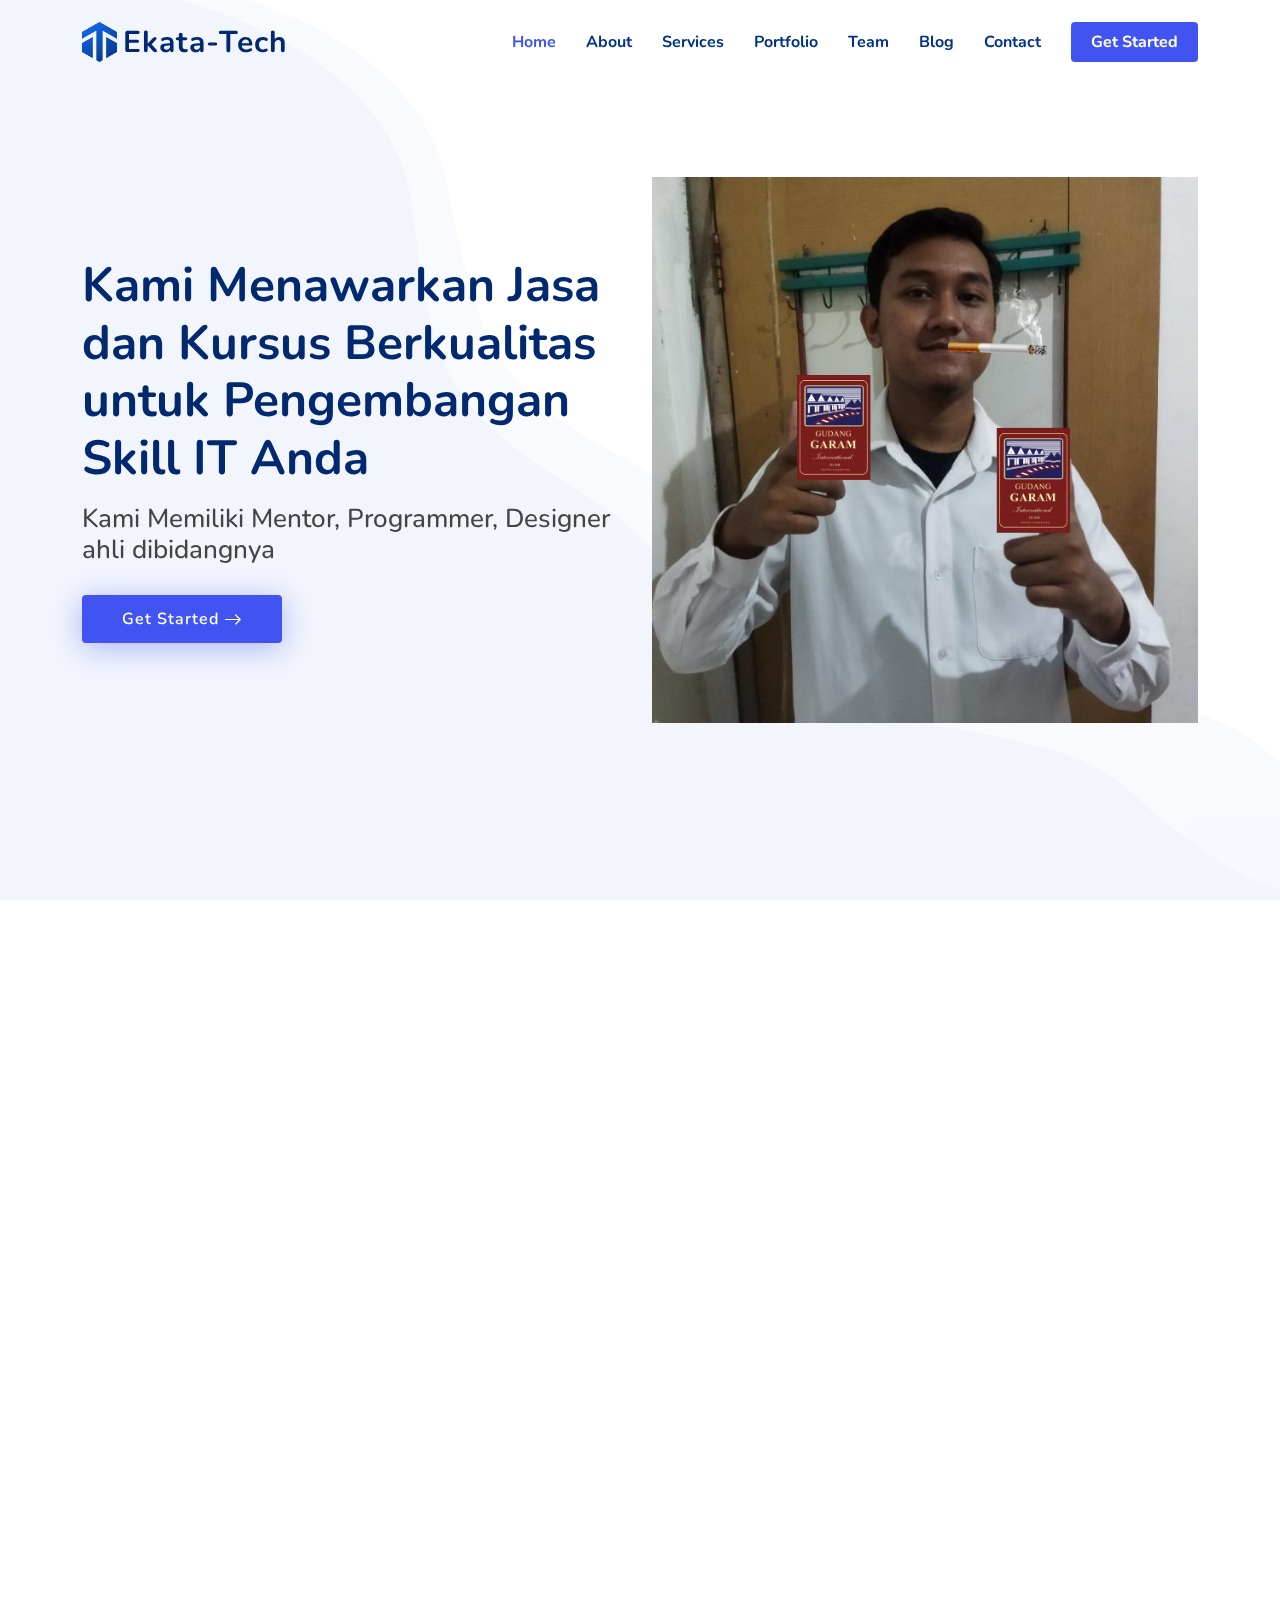
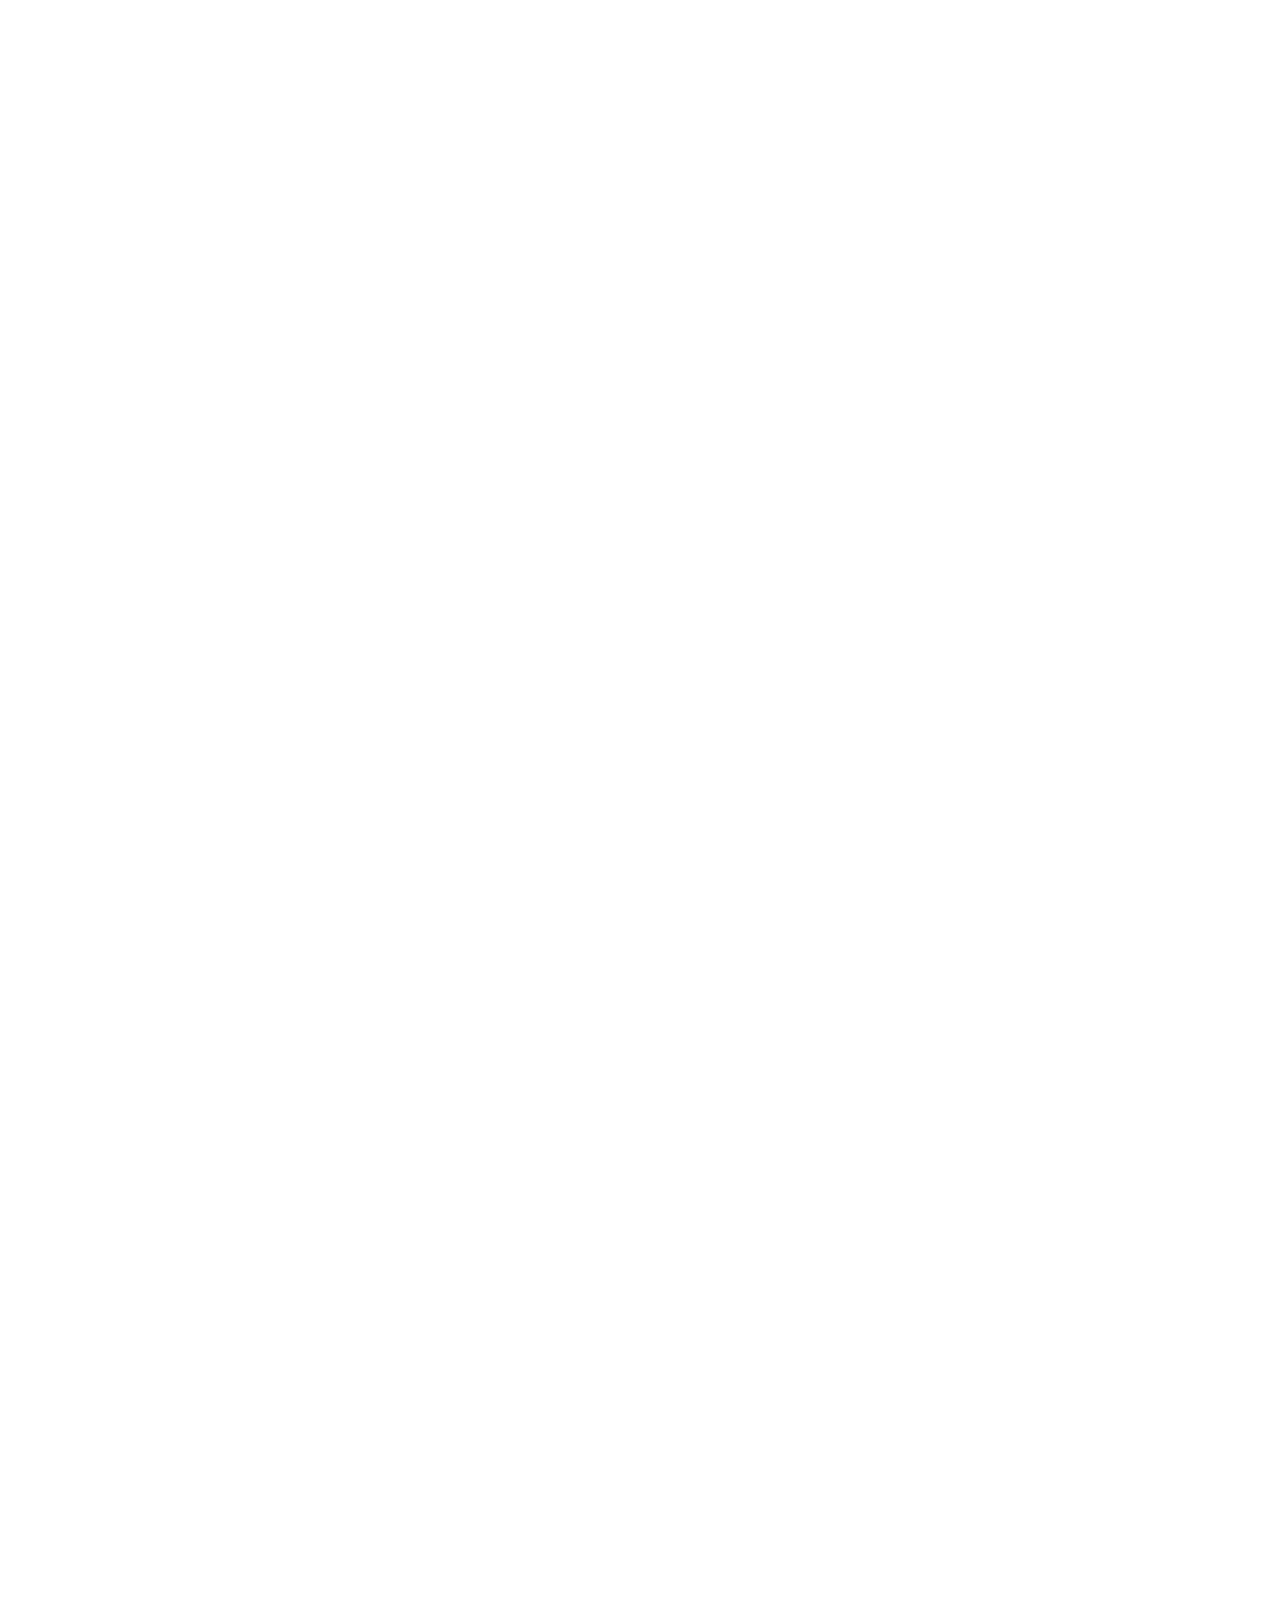
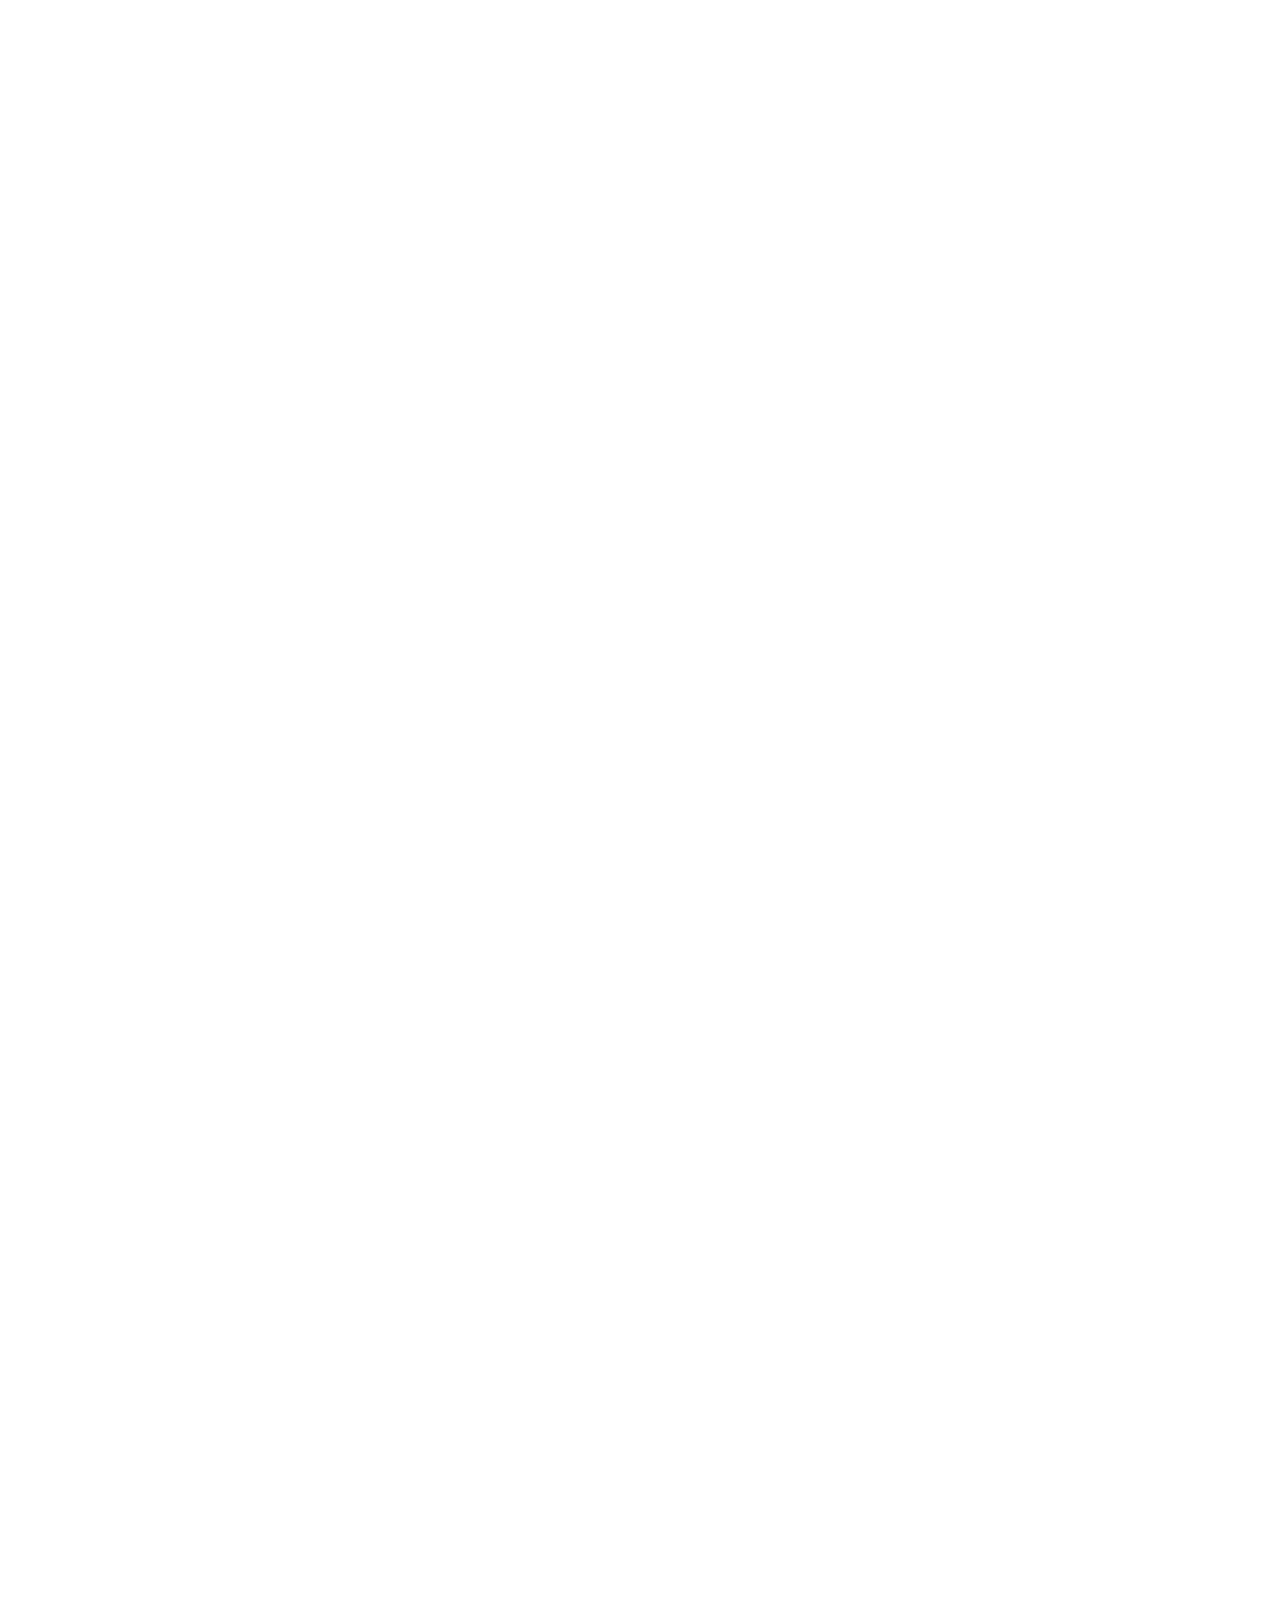
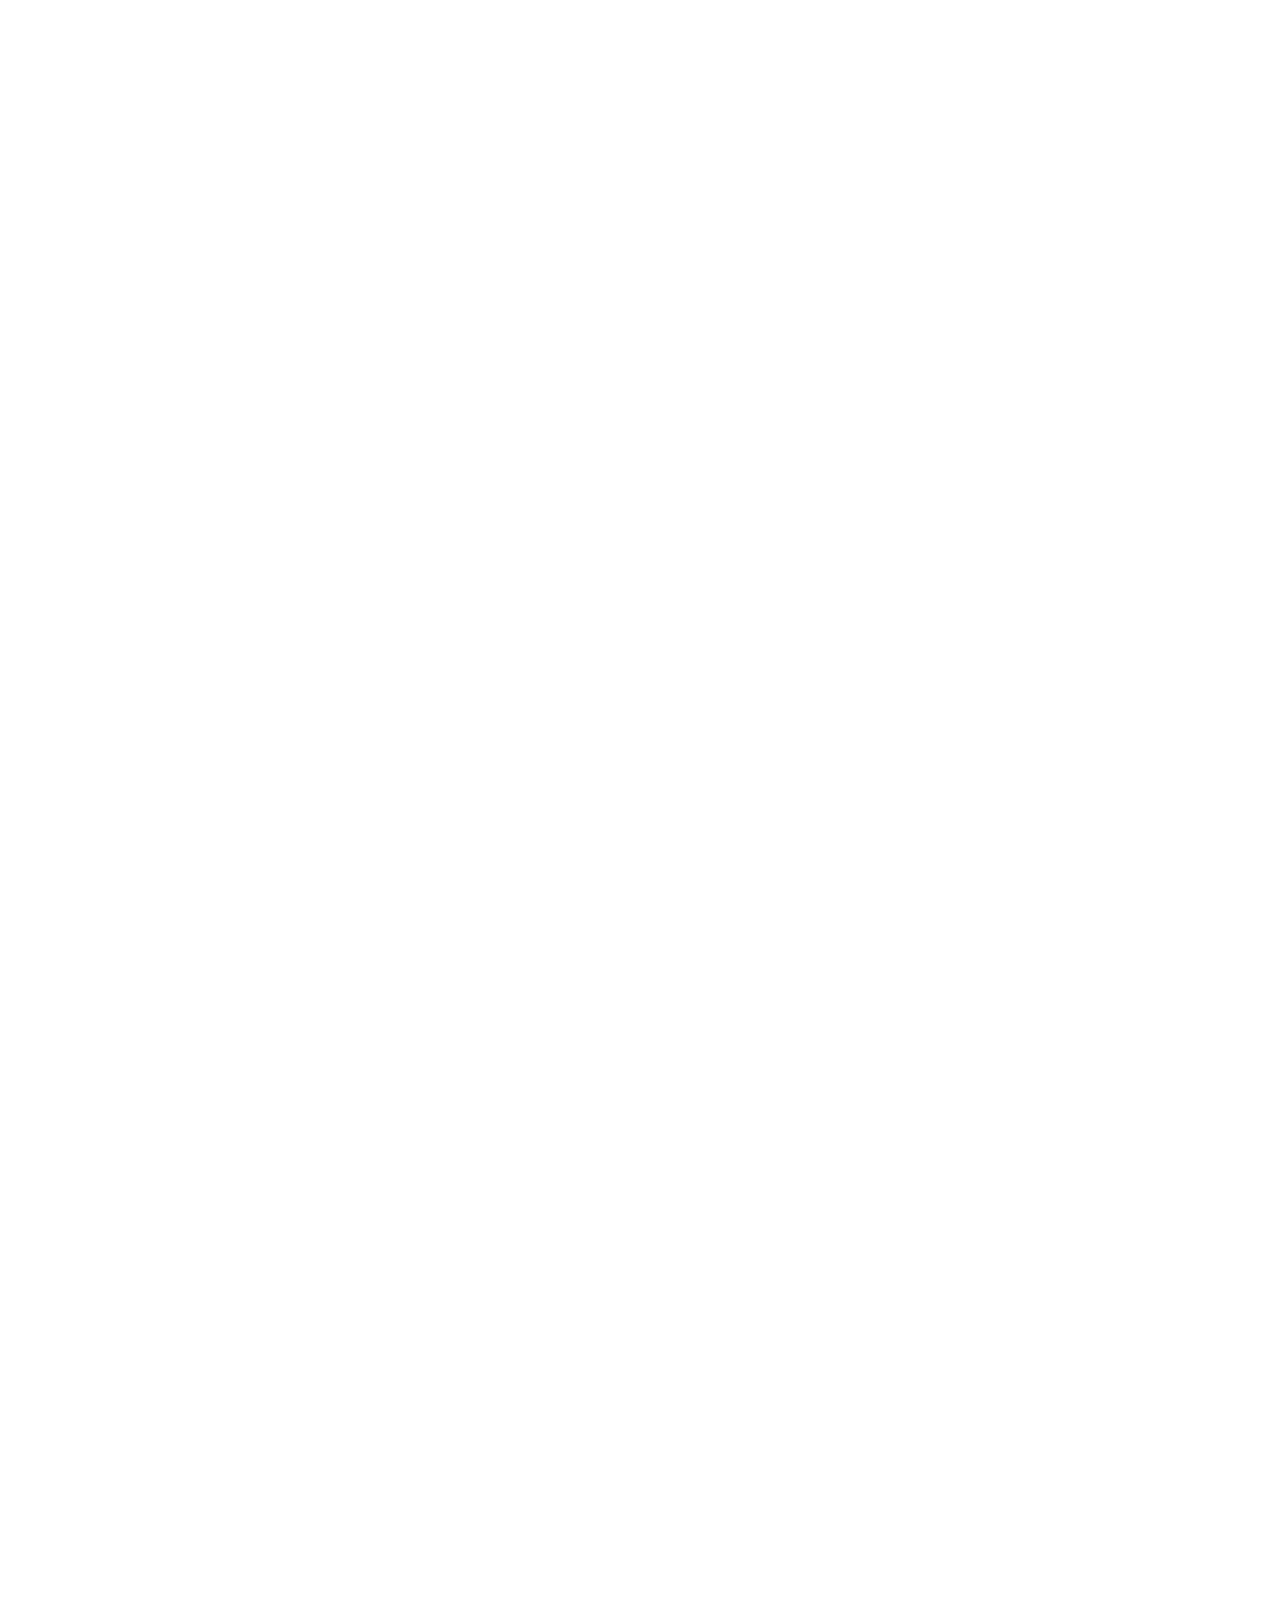
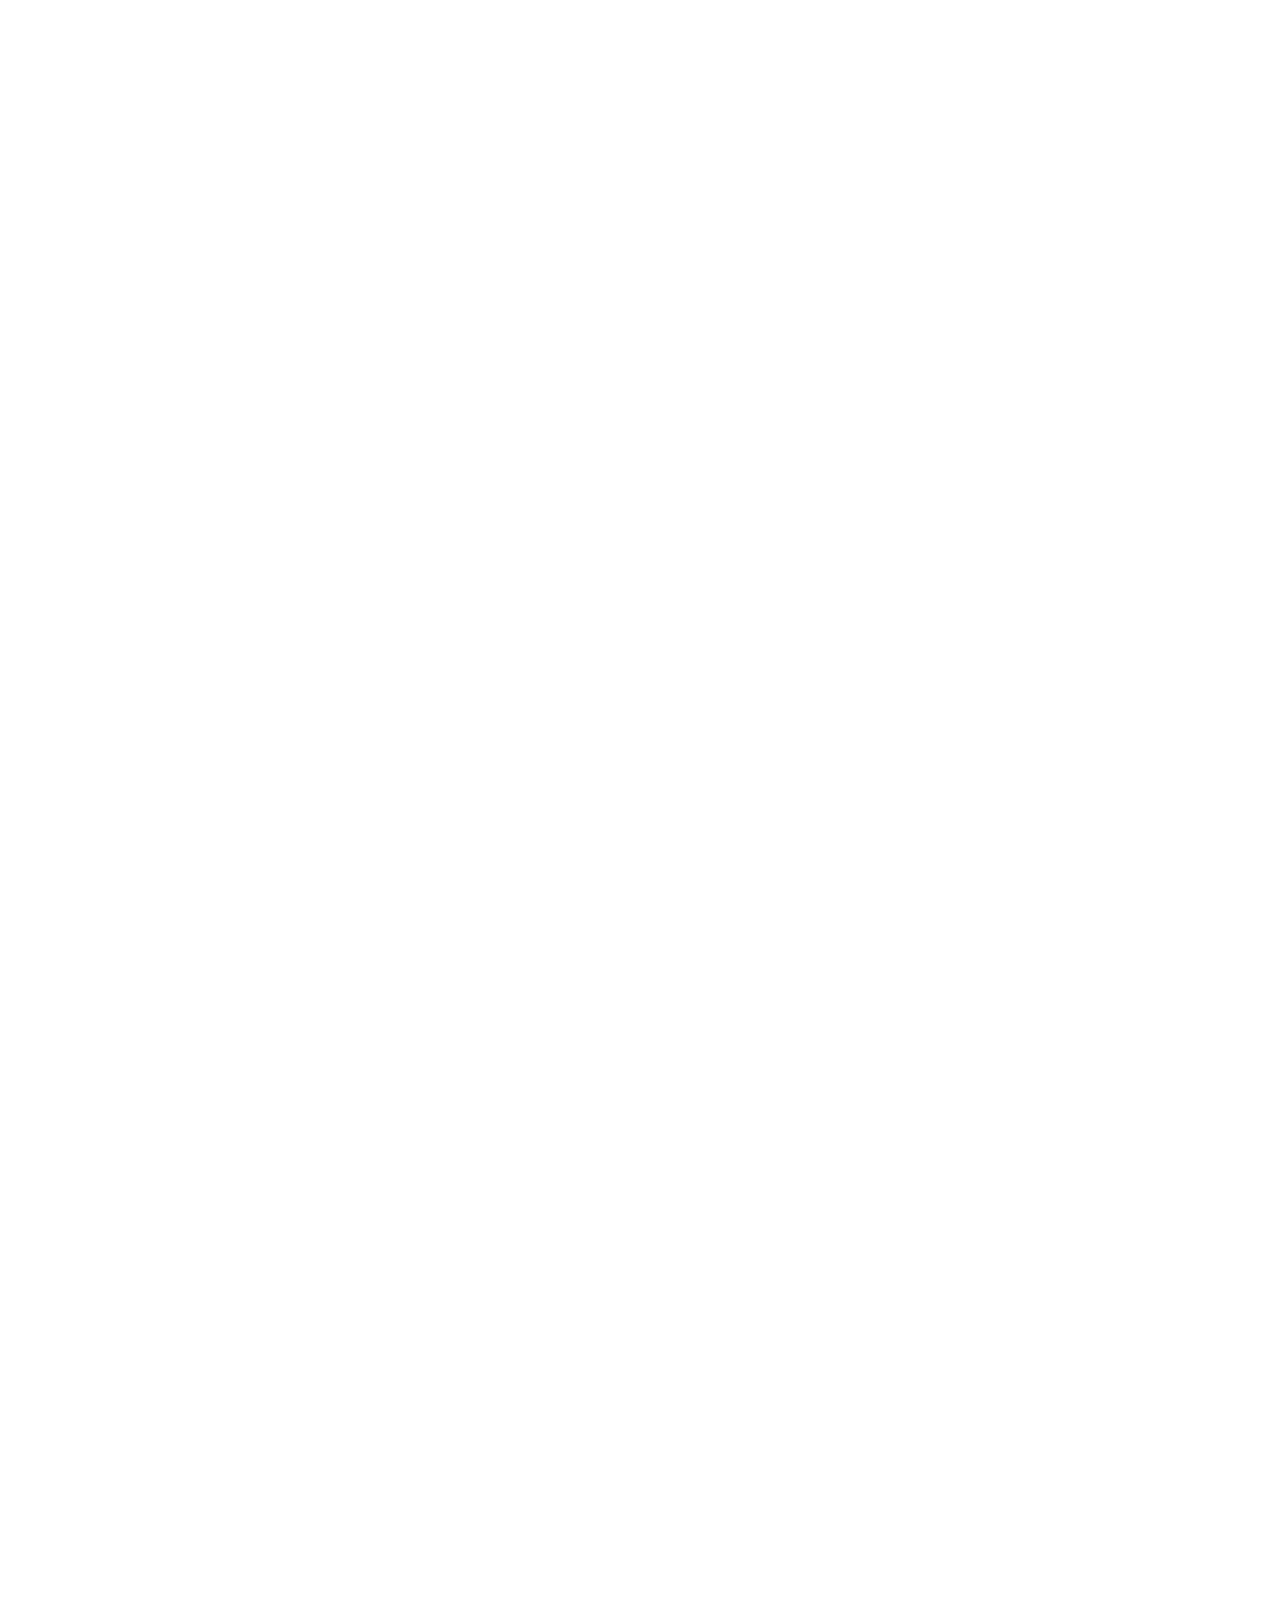
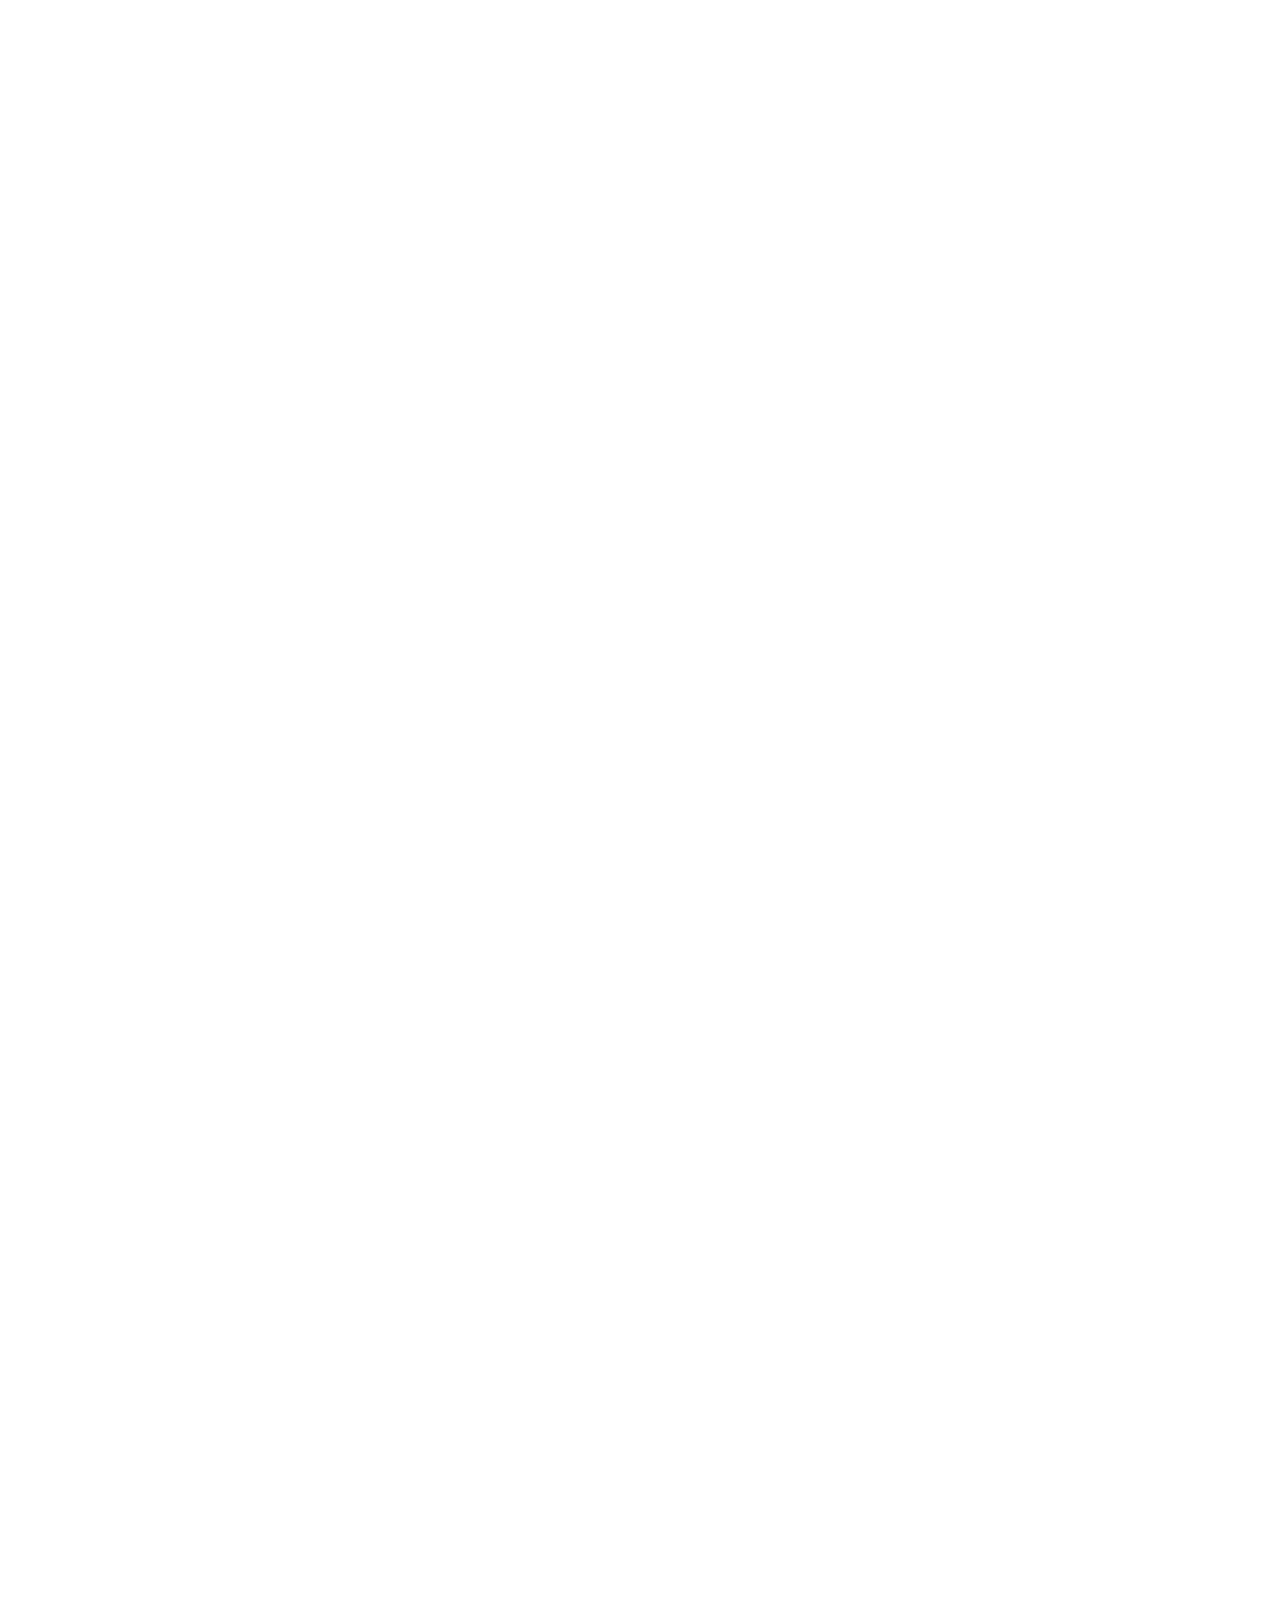
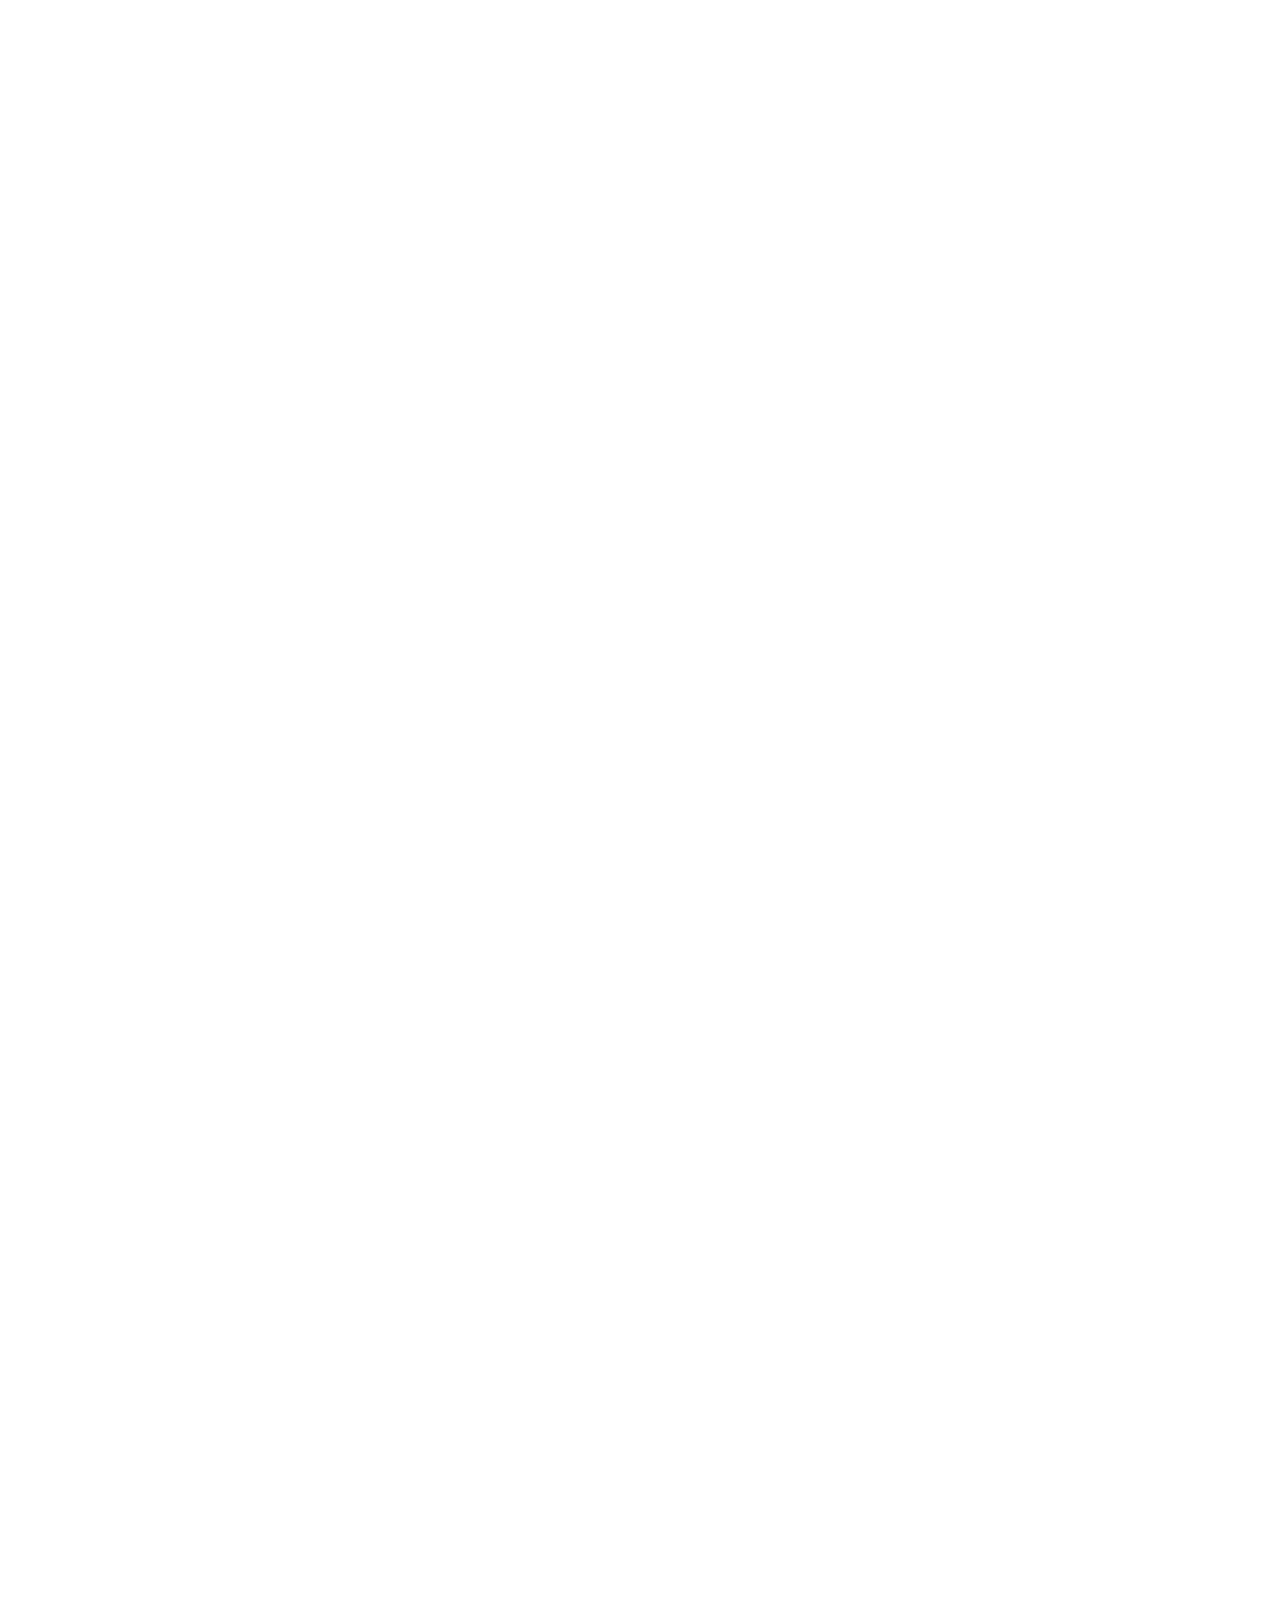
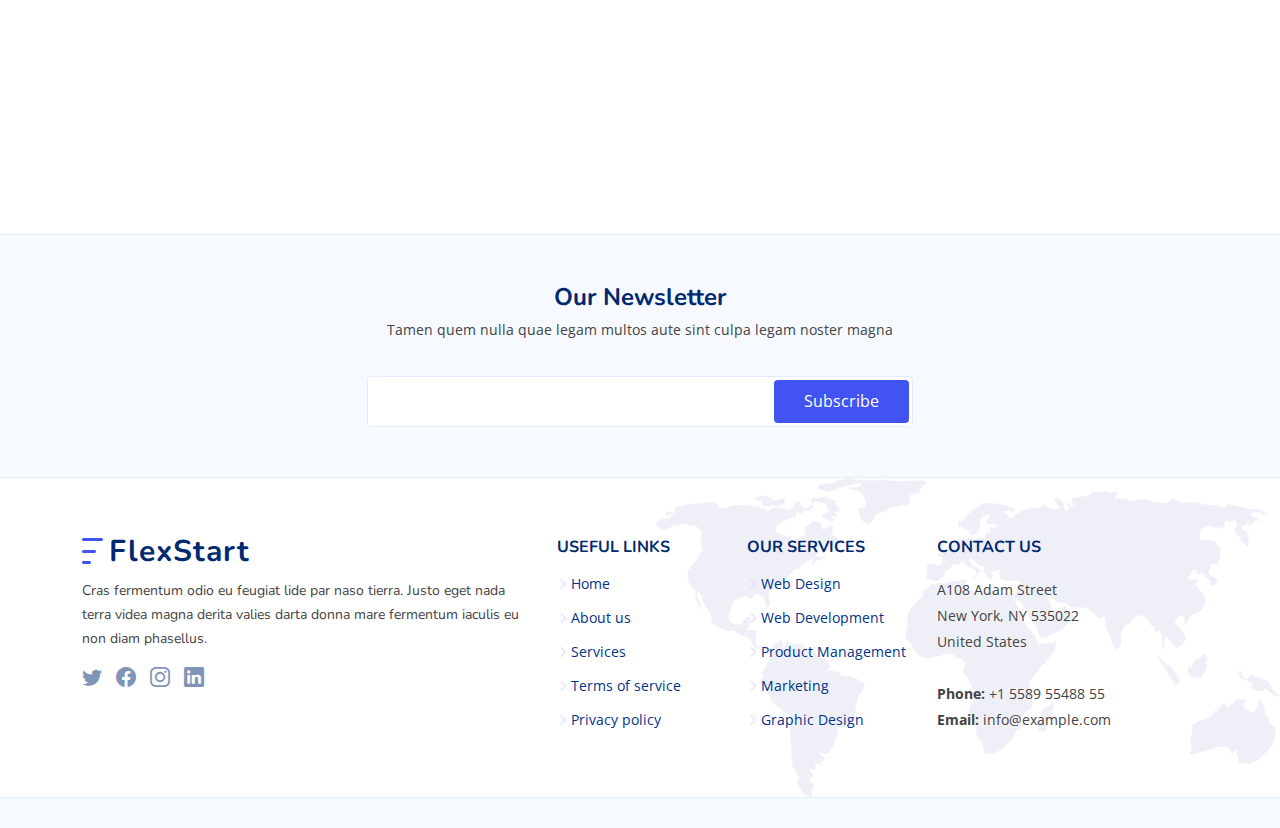
<file: index.html>
<!DOCTYPE html>
<html lang="en">

<head>
  <meta charset="utf-8">
  <meta content="width=device-width, initial-scale=1.0" name="viewport">

  <title>Ekata-Tech Dashboard</title>
  <meta content="" name="description">

  <meta content="" name="keywords">

  <!-- Favicons -->
  <link href="assets/img/logo1.png" rel="icon">
  <link href="assets/img/apple-touch-icon.png" rel="apple-touch-icon">

  <!-- Google Fonts -->
  <link href="https://fonts.googleapis.com/css?family=Open+Sans:300,300i,400,400i,600,600i,700,700i|Nunito:300,300i,400,400i,600,600i,700,700i|Poppins:300,300i,400,400i,500,500i,600,600i,700,700i" rel="stylesheet">

  <!-- Vendor CSS Files -->
  <link href="assets/vendor/aos/aos.css" rel="stylesheet">
  <link href="assets/vendor/bootstrap/css/bootstrap.min.css" rel="stylesheet">
  <link href="assets/vendor/bootstrap-icons/bootstrap-icons.css" rel="stylesheet">
  <link href="assets/vendor/glightbox/css/glightbox.min.css" rel="stylesheet">
  <link href="assets/vendor/remixicon/remixicon.css" rel="stylesheet">
  <link href="assets/vendor/swiper/swiper-bundle.min.css" rel="stylesheet">

  <!-- Template Main CSS File -->
  <link href="assets/css/style.css" rel="stylesheet">


</head>

<body>

  <!-- ======= Header ======= -->
  <header id="header" class="header fixed-top">
    <div class="container-fluid container-xl d-flex align-items-center justify-content-between">

      <a href="index.html" class="logo d-flex align-items-center">
        <img src="assets/img/logo1.png" alt="">
        <span>Ekata-Tech</span>
      </a>

      <nav id="navbar" class="navbar">
        <ul>
          <li><a class="nav-link scrollto active" href="#hero">Home</a></li>
          <li><a class="nav-link scrollto" href="#about">About</a></li>
          <li><a class="nav-link scrollto" href="#services">Services</a></li>
          <li><a class="nav-link scrollto" href="#portfolio">Portfolio</a></li>
          <li><a class="nav-link scrollto" href="#team">Team</a></li>
          <li><a href="blog.html">Blog</a></li>
          <!-- <li class="dropdown"><a href="#"><span>Drop Down</span> <i class="bi bi-chevron-down"></i></a>
            <ul>
              <li><a href="#">Drop Down 1</a></li>
              <li class="dropdown"><a href="#"><span>Deep Drop Down</span> <i class="bi bi-chevron-right"></i></a>
                <ul>
                  <li><a href="#">Deep Drop Down 1</a></li>
                  <li><a href="#">Deep Drop Down 2</a></li>
                  <li><a href="#">Deep Drop Down 3</a></li>
                  <li><a href="#">Deep Drop Down 4</a></li>
                  <li><a href="#">Deep Drop Down 5</a></li>
                </ul>
              </li>
              <li><a href="#">Drop Down 2</a></li>
              <li><a href="#">Drop Down 3</a></li>
              <li><a href="#">Drop Down 4</a></li>
            </ul>
          </li> -->
          <li><a class="nav-link scrollto" href="#contact">Contact</a></li>
          <li><a class="getstarted scrollto" href="#about">Get Started</a></li>
        </ul>
        <i class="bi bi-list mobile-nav-toggle"></i>
      </nav><!-- .navbar -->

    </div>
  </header><!-- End Header -->

  <!-- ======= Hero Section ======= -->
  <section id="hero" class="hero d-flex align-items-center">

    <div class="container">
      <div class="row">
        <div class="col-lg-6 d-flex flex-column justify-content-center">
          <h1 data-aos="fade-up">Kami Menawarkan Jasa dan Kursus Berkualitas untuk Pengembangan Skill IT Anda</h1>
          <h2 data-aos="fade-up" data-aos-delay="400">Kami Memiliki Mentor, Programmer, Designer ahli dibidangnya</h2>
          <div data-aos="fade-up" data-aos-delay="600">
            <div class="text-center text-lg-start">
              <a href="#about" class="btn-get-started scrollto d-inline-flex align-items-center justify-content-center align-self-center">
                <span>Get Started</span>
                <i class="bi bi-arrow-right"></i>
              </a>
            </div>
          </div>
        </div>
        <div class="col-lg-6 hero-img" data-aos="zoom-out" data-aos-delay="200">
          <img src="assets/img/Frame 2.png" class="img-fluid" alt="">
        </div>
      </div>
    </div>

  </section><!-- End Hero -->

  <main id="main">
    <!-- ======= About Section ======= -->
    <section id="about" class="about">

      <div class="container" data-aos="fade-up">
        <div class="row gx-0">

          <div class="col-lg-6 d-flex flex-column justify-content-center" data-aos="fade-up" data-aos-delay="200">
            <div class="content">
              <h3>Who We Are</h3>
              <h2>Expedita voluptas omnis cupiditate totam eveniet nobis sint iste. Dolores est repellat corrupti reprehenderit.</h2>
              <p>
                Quisquam vel ut sint cum eos hic dolores aperiam. Sed deserunt et. Inventore et et dolor consequatur itaque ut voluptate sed et. Magnam nam ipsum tenetur suscipit voluptatum nam et est corrupti.
              </p>
              <div class="text-center text-lg-start">
                <a href="#" class="btn-read-more d-inline-flex align-items-center justify-content-center align-self-center">
                  <span>Read More</span>
                  <i class="bi bi-arrow-right"></i>
                </a>
              </div>
            </div>
          </div>

          <div class="col-lg-6 d-flex align-items-center" data-aos="zoom-out" data-aos-delay="200">
            <img src="assets/img/about.jpg" class="img-fluid" alt="">
          </div>

        </div>
      </div>

    </section><!-- End About Section -->

    <!-- ======= Values Section ======= -->
    <section id="values" class="values">

      <div class="container" data-aos="fade-up">

        <header class="section-header">
          <h2>Our Values</h2>
          <p>Odit est perspiciatis laborum et dicta</p>
        </header>

        <div class="row">

          <div class="col-lg-4" data-aos="fade-up" data-aos-delay="200">
            <div class="box">
              <img src="assets/img/values-1.png" class="img-fluid" alt="">
              <h3>Ad cupiditate sed est odio</h3>
              <p>Eum ad dolor et. Autem aut fugiat debitis voluptatem consequuntur sit. Et veritatis id.</p>
            </div>
          </div>

          <div class="col-lg-4 mt-4 mt-lg-0" data-aos="fade-up" data-aos-delay="400">
            <div class="box">
              <img src="assets/img/values-2.png" class="img-fluid" alt="">
              <h3>Voluptatem voluptatum alias</h3>
              <p>Repudiandae amet nihil natus in distinctio suscipit id. Doloremque ducimus ea sit non.</p>
            </div>
          </div>

          <div class="col-lg-4 mt-4 mt-lg-0" data-aos="fade-up" data-aos-delay="600">
            <div class="box">
              <img src="assets/img/values-3.png" class="img-fluid" alt="">
              <h3>Fugit cupiditate alias nobis.</h3>
              <p>Quam rem vitae est autem molestias explicabo debitis sint. Vero aliquid quidem commodi.</p>
            </div>
          </div>

        </div>

      </div>

    </section><!-- End Values Section -->

    <!-- ======= Counts Section ======= -->
    <section id="counts" class="counts">
      <div class="container" data-aos="fade-up">

        <div class="row gy-4">

          <div class="col-lg-3 col-md-6">
            <div class="count-box">
              <i class="bi bi-emoji-smile"></i>
              <div>
                <span data-purecounter-start="0" data-purecounter-end="232" data-purecounter-duration="1" class="purecounter"></span>
                <p>Happy Clients</p>
              </div>
            </div>
          </div>

          <div class="col-lg-3 col-md-6">
            <div class="count-box">
              <i class="bi bi-journal-richtext" style="color: #ee6c20;"></i>
              <div>
                <span data-purecounter-start="0" data-purecounter-end="521" data-purecounter-duration="1" class="purecounter"></span>
                <p>Projects</p>
              </div>
            </div>
          </div>

          <div class="col-lg-3 col-md-6">
            <div class="count-box">
              <i class="bi bi-headset" style="color: #15be56;"></i>
              <div>
                <span data-purecounter-start="0" data-purecounter-end="1463" data-purecounter-duration="1" class="purecounter"></span>
                <p>Hours Of Support</p>
              </div>
            </div>
          </div>

          <div class="col-lg-3 col-md-6">
            <div class="count-box">
              <i class="bi bi-people" style="color: #bb0852;"></i>
              <div>
                <span data-purecounter-start="0" data-purecounter-end="15" data-purecounter-duration="1" class="purecounter"></span>
                <p>Hard Workers</p>
              </div>
            </div>
          </div>

        </div>

      </div>
    </section><!-- End Counts Section -->

    <!-- ======= Features Section ======= -->
    <section id="features" class="features">

      <div class="container" data-aos="fade-up">

        <header class="section-header">
          <h2>Features</h2>
          <p>Laboriosam et omnis fuga quis dolor direda fara</p>
        </header>

        <div class="row">

          <div class="col-lg-6">
            <img src="assets/img/features.png" class="img-fluid" alt="">
          </div>

          <div class="col-lg-6 mt-5 mt-lg-0 d-flex">
            <div class="row align-self-center gy-4">

              <div class="col-md-6" data-aos="zoom-out" data-aos-delay="200">
                <div class="feature-box d-flex align-items-center">
                  <i class="bi bi-check"></i>
                  <h3>Eos aspernatur rem</h3>
                </div>
              </div>

              <div class="col-md-6" data-aos="zoom-out" data-aos-delay="300">
                <div class="feature-box d-flex align-items-center">
                  <i class="bi bi-check"></i>
                  <h3>Facilis neque ipsa</h3>
                </div>
              </div>

              <div class="col-md-6" data-aos="zoom-out" data-aos-delay="400">
                <div class="feature-box d-flex align-items-center">
                  <i class="bi bi-check"></i>
                  <h3>Volup amet voluptas</h3>
                </div>
              </div>

              <div class="col-md-6" data-aos="zoom-out" data-aos-delay="500">
                <div class="feature-box d-flex align-items-center">
                  <i class="bi bi-check"></i>
                  <h3>Rerum omnis sint</h3>
                </div>
              </div>

              <div class="col-md-6" data-aos="zoom-out" data-aos-delay="600">
                <div class="feature-box d-flex align-items-center">
                  <i class="bi bi-check"></i>
                  <h3>Alias possimus</h3>
                </div>
              </div>

              <div class="col-md-6" data-aos="zoom-out" data-aos-delay="700">
                <div class="feature-box d-flex align-items-center">
                  <i class="bi bi-check"></i>
                  <h3>Repellendus mollitia</h3>
                </div>
              </div>

            </div>
          </div>

        </div> <!-- / row -->

        <!-- Feature Tabs -->
        <div class="row feture-tabs" data-aos="fade-up">
          <div class="col-lg-6">
            <h3>Neque officiis dolore maiores et exercitationem quae est seda lidera pat claero</h3>

            <!-- Tabs -->
            <ul class="nav nav-pills mb-3">
              <li>
                <a class="nav-link active" data-bs-toggle="pill" href="#tab1">Saepe fuga</a>
              </li>
              <li>
                <a class="nav-link" data-bs-toggle="pill" href="#tab2">Voluptates</a>
              </li>
              <li>
                <a class="nav-link" data-bs-toggle="pill" href="#tab3">Corrupti</a>
              </li>
            </ul><!-- End Tabs -->

            <!-- Tab Content -->
            <div class="tab-content">

              <div class="tab-pane fade show active" id="tab1">
                <p>Consequuntur inventore voluptates consequatur aut vel et. Eos doloribus expedita. Sapiente atque consequatur minima nihil quae aspernatur quo suscipit voluptatem.</p>
                <div class="d-flex align-items-center mb-2">
                  <i class="bi bi-check2"></i>
                  <h4>Repudiandae rerum velit modi et officia quasi facilis</h4>
                </div>
                <p>Laborum omnis voluptates voluptas qui sit aliquam blanditiis. Sapiente minima commodi dolorum non eveniet magni quaerat nemo et.</p>
                <div class="d-flex align-items-center mb-2">
                  <i class="bi bi-check2"></i>
                  <h4>Incidunt non veritatis illum ea ut nisi</h4>
                </div>
                <p>Non quod totam minus repellendus autem sint velit. Rerum debitis facere soluta tenetur. Iure molestiae assumenda sunt qui inventore eligendi voluptates nisi at. Dolorem quo tempora. Quia et perferendis.</p>
              </div><!-- End Tab 1 Content -->

              <div class="tab-pane fade show" id="tab2">
                <p>Consequuntur inventore voluptates consequatur aut vel et. Eos doloribus expedita. Sapiente atque consequatur minima nihil quae aspernatur quo suscipit voluptatem.</p>
                <div class="d-flex align-items-center mb-2">
                  <i class="bi bi-check2"></i>
                  <h4>Repudiandae rerum velit modi et officia quasi facilis</h4>
                </div>
                <p>Laborum omnis voluptates voluptas qui sit aliquam blanditiis. Sapiente minima commodi dolorum non eveniet magni quaerat nemo et.</p>
                <div class="d-flex align-items-center mb-2">
                  <i class="bi bi-check2"></i>
                  <h4>Incidunt non veritatis illum ea ut nisi</h4>
                </div>
                <p>Non quod totam minus repellendus autem sint velit. Rerum debitis facere soluta tenetur. Iure molestiae assumenda sunt qui inventore eligendi voluptates nisi at. Dolorem quo tempora. Quia et perferendis.</p>
              </div><!-- End Tab 2 Content -->

              <div class="tab-pane fade show" id="tab3">
                <p>Consequuntur inventore voluptates consequatur aut vel et. Eos doloribus expedita. Sapiente atque consequatur minima nihil quae aspernatur quo suscipit voluptatem.</p>
                <div class="d-flex align-items-center mb-2">
                  <i class="bi bi-check2"></i>
                  <h4>Repudiandae rerum velit modi et officia quasi facilis</h4>
                </div>
                <p>Laborum omnis voluptates voluptas qui sit aliquam blanditiis. Sapiente minima commodi dolorum non eveniet magni quaerat nemo et.</p>
                <div class="d-flex align-items-center mb-2">
                  <i class="bi bi-check2"></i>
                  <h4>Incidunt non veritatis illum ea ut nisi</h4>
                </div>
                <p>Non quod totam minus repellendus autem sint velit. Rerum debitis facere soluta tenetur. Iure molestiae assumenda sunt qui inventore eligendi voluptates nisi at. Dolorem quo tempora. Quia et perferendis.</p>
              </div><!-- End Tab 3 Content -->

            </div>

          </div>

          <div class="col-lg-6">
            <img src="assets/img/features-2.png" class="img-fluid" alt="">
          </div>

        </div><!-- End Feature Tabs -->

        <!-- Feature Icons -->
        <div class="row feature-icons" data-aos="fade-up">
          <h3>Ratione mollitia eos ab laudantium rerum beatae quo</h3>

          <div class="row">

            <div class="col-xl-4 text-center" data-aos="fade-right" data-aos-delay="100">
              <img src="assets/img/features-3.png" class="img-fluid p-4" alt="">
            </div>

            <div class="col-xl-8 d-flex content">
              <div class="row align-self-center gy-4">

                <div class="col-md-6 icon-box" data-aos="fade-up">
                  <i class="ri-line-chart-line"></i>
                  <div>
                    <h4>Corporis voluptates sit</h4>
                    <p>Consequuntur sunt aut quasi enim aliquam quae harum pariatur laboris nisi ut aliquip</p>
                  </div>
                </div>

                <div class="col-md-6 icon-box" data-aos="fade-up" data-aos-delay="100">
                  <i class="ri-stack-line"></i>
                  <div>
                    <h4>Ullamco laboris nisi</h4>
                    <p>Excepteur sint occaecat cupidatat non proident, sunt in culpa qui officia deserunt</p>
                  </div>
                </div>

                <div class="col-md-6 icon-box" data-aos="fade-up" data-aos-delay="200">
                  <i class="ri-brush-4-line"></i>
                  <div>
                    <h4>Labore consequatur</h4>
                    <p>Aut suscipit aut cum nemo deleniti aut omnis. Doloribus ut maiores omnis facere</p>
                  </div>
                </div>

                <div class="col-md-6 icon-box" data-aos="fade-up" data-aos-delay="300">
                  <i class="ri-magic-line"></i>
                  <div>
                    <h4>Beatae veritatis</h4>
                    <p>Expedita veritatis consequuntur nihil tempore laudantium vitae denat pacta</p>
                  </div>
                </div>

                <div class="col-md-6 icon-box" data-aos="fade-up" data-aos-delay="400">
                  <i class="ri-command-line"></i>
                  <div>
                    <h4>Molestiae dolor</h4>
                    <p>Et fuga et deserunt et enim. Dolorem architecto ratione tensa raptor marte</p>
                  </div>
                </div>

                <div class="col-md-6 icon-box" data-aos="fade-up" data-aos-delay="500">
                  <i class="ri-radar-line"></i>
                  <div>
                    <h4>Explicabo consectetur</h4>
                    <p>Est autem dicta beatae suscipit. Sint veritatis et sit quasi ab aut inventore</p>
                  </div>
                </div>

              </div>
            </div>

          </div>

        </div><!-- End Feature Icons -->

      </div>

    </section><!-- End Features Section -->

    <!-- ======= Services Section ======= -->
    <section id="services" class="services">

      <div class="container" data-aos="fade-up">

        <header class="section-header">
          <h2>Services</h2>
          <p>Veritatis et dolores facere numquam et praesentium</p>
        </header>

        <div class="row gy-4">

          <div class="col-lg-4 col-md-6" data-aos="fade-up" data-aos-delay="200">
            <div class="service-box blue">
              <i class="ri-discuss-line icon"></i>
              <h3>Nesciunt Mete</h3>
              <p>Provident nihil minus qui consequatur non omnis maiores. Eos accusantium minus dolores iure perferendis tempore et consequatur.</p>
              <a href="#" class="read-more"><span>Read More</span> <i class="bi bi-arrow-right"></i></a>
            </div>
          </div>

          <div class="col-lg-4 col-md-6" data-aos="fade-up" data-aos-delay="300">
            <div class="service-box orange">
              <i class="ri-discuss-line icon"></i>
              <h3>Eosle Commodi</h3>
              <p>Ut autem aut autem non a. Sint sint sit facilis nam iusto sint. Libero corrupti neque eum hic non ut nesciunt dolorem.</p>
              <a href="#" class="read-more"><span>Read More</span> <i class="bi bi-arrow-right"></i></a>
            </div>
          </div>

          <div class="col-lg-4 col-md-6" data-aos="fade-up" data-aos-delay="400">
            <div class="service-box green">
              <i class="ri-discuss-line icon"></i>
              <h3>Ledo Markt</h3>
              <p>Ut excepturi voluptatem nisi sed. Quidem fuga consequatur. Minus ea aut. Vel qui id voluptas adipisci eos earum corrupti.</p>
              <a href="#" class="read-more"><span>Read More</span> <i class="bi bi-arrow-right"></i></a>
            </div>
          </div>

          <div class="col-lg-4 col-md-6" data-aos="fade-up" data-aos-delay="500">
            <div class="service-box red">
              <i class="ri-discuss-line icon"></i>
              <h3>Asperiores Commodi</h3>
              <p>Non et temporibus minus omnis sed dolor esse consequatur. Cupiditate sed error ea fuga sit provident adipisci neque.</p>
              <a href="#" class="read-more"><span>Read More</span> <i class="bi bi-arrow-right"></i></a>
            </div>
          </div>

          <div class="col-lg-4 col-md-6" data-aos="fade-up" data-aos-delay="600">
            <div class="service-box purple">
              <i class="ri-discuss-line icon"></i>
              <h3>Velit Doloremque.</h3>
              <p>Cumque et suscipit saepe. Est maiores autem enim facilis ut aut ipsam corporis aut. Sed animi at autem alias eius labore.</p>
              <a href="#" class="read-more"><span>Read More</span> <i class="bi bi-arrow-right"></i></a>
            </div>
          </div>

          <div class="col-lg-4 col-md-6" data-aos="fade-up" data-aos-delay="700">
            <div class="service-box pink">
              <i class="ri-discuss-line icon"></i>
              <h3>Dolori Architecto</h3>
              <p>Hic molestias ea quibusdam eos. Fugiat enim doloremque aut neque non et debitis iure. Corrupti recusandae ducimus enim.</p>
              <a href="#" class="read-more"><span>Read More</span> <i class="bi bi-arrow-right"></i></a>
            </div>
          </div>

        </div>

      </div>

    </section><!-- End Services Section -->

    <!-- ======= Pricing Section ======= -->
    <section id="pricing" class="pricing">

      <div class="container" data-aos="fade-up">

        <header class="section-header">
          <h2>Pricing</h2>
          <p>Check our Pricing</p>
        </header>

        <div class="row gy-4" data-aos="fade-left">

          <div class="col-lg-3 col-md-6" data-aos="zoom-in" data-aos-delay="100">
            <div class="box">
              <h3 style="color: #07d5c0;">Free Plan</h3>
              <div class="price"><sup>$</sup>0<span> / mo</span></div>
              <img src="assets/img/pricing-free.png" class="img-fluid" alt="">
              <ul>
                <li>Aida dere</li>
                <li>Nec feugiat nisl</li>
                <li>Nulla at volutpat dola</li>
                <li class="na">Pharetra massa</li>
                <li class="na">Massa ultricies mi</li>
              </ul>
              <a href="#" class="btn-buy">Buy Now</a>
            </div>
          </div>

          <div class="col-lg-3 col-md-6" data-aos="zoom-in" data-aos-delay="200">
            <div class="box">
              <span class="featured">Featured</span>
              <h3 style="color: #65c600;">Starter Plan</h3>
              <div class="price"><sup>$</sup>19<span> / mo</span></div>
              <img src="assets/img/pricing-starter.png" class="img-fluid" alt="">
              <ul>
                <li>Aida dere</li>
                <li>Nec feugiat nisl</li>
                <li>Nulla at volutpat dola</li>
                <li>Pharetra massa</li>
                <li class="na">Massa ultricies mi</li>
              </ul>
              <a href="#" class="btn-buy">Buy Now</a>
            </div>
          </div>

          <div class="col-lg-3 col-md-6" data-aos="zoom-in" data-aos-delay="300">
            <div class="box">
              <h3 style="color: #ff901c;">Business Plan</h3>
              <div class="price"><sup>$</sup>29<span> / mo</span></div>
              <img src="assets/img/pricing-business.png" class="img-fluid" alt="">
              <ul>
                <li>Aida dere</li>
                <li>Nec feugiat nisl</li>
                <li>Nulla at volutpat dola</li>
                <li>Pharetra massa</li>
                <li>Massa ultricies mi</li>
              </ul>
              <a href="#" class="btn-buy">Buy Now</a>
            </div>
          </div>

          <div class="col-lg-3 col-md-6" data-aos="zoom-in" data-aos-delay="400">
            <div class="box">
              <h3 style="color: #ff0071;">Ultimate Plan</h3>
              <div class="price"><sup>$</sup>49<span> / mo</span></div>
              <img src="assets/img/pricing-ultimate.png" class="img-fluid" alt="">
              <ul>
                <li>Aida dere</li>
                <li>Nec feugiat nisl</li>
                <li>Nulla at volutpat dola</li>
                <li>Pharetra massa</li>
                <li>Massa ultricies mi</li>
              </ul>
              <a href="#" class="btn-buy">Buy Now</a>
            </div>
          </div>

        </div>

      </div>

    </section><!-- End Pricing Section -->

    <!-- ======= F.A.Q Section ======= -->
    <section id="faq" class="faq">

      <div class="container" data-aos="fade-up">

        <header class="section-header">
          <h2>F.A.Q</h2>
          <p>Frequently Asked Questions</p>
        </header>

        <div class="row">
          <div class="col-lg-6">
            <!-- F.A.Q List 1-->
            <div class="accordion accordion-flush" id="faqlist1">
              <div class="accordion-item">
                <h2 class="accordion-header">
                  <button class="accordion-button collapsed" type="button" data-bs-toggle="collapse" data-bs-target="#faq-content-1">
                    Non consectetur a erat nam at lectus urna duis?
                  </button>
                </h2>
                <div id="faq-content-1" class="accordion-collapse collapse" data-bs-parent="#faqlist1">
                  <div class="accordion-body">
                    Feugiat pretium nibh ipsum consequat. Tempus iaculis urna id volutpat lacus laoreet non curabitur gravida. Venenatis lectus magna fringilla urna porttitor rhoncus dolor purus non.
                  </div>
                </div>
              </div>

              <div class="accordion-item">
                <h2 class="accordion-header">
                  <button class="accordion-button collapsed" type="button" data-bs-toggle="collapse" data-bs-target="#faq-content-2">
                    Feugiat scelerisque varius morbi enim nunc faucibus a pellentesque?
                  </button>
                </h2>
                <div id="faq-content-2" class="accordion-collapse collapse" data-bs-parent="#faqlist1">
                  <div class="accordion-body">
                    Dolor sit amet consectetur adipiscing elit pellentesque habitant morbi. Id interdum velit laoreet id donec ultrices. Fringilla phasellus faucibus scelerisque eleifend donec pretium. Est pellentesque elit ullamcorper dignissim. Mauris ultrices eros in cursus turpis massa tincidunt dui.
                  </div>
                </div>
              </div>

              <div class="accordion-item">
                <h2 class="accordion-header">
                  <button class="accordion-button collapsed" type="button" data-bs-toggle="collapse" data-bs-target="#faq-content-3">
                    Dolor sit amet consectetur adipiscing elit pellentesque habitant morbi?
                  </button>
                </h2>
                <div id="faq-content-3" class="accordion-collapse collapse" data-bs-parent="#faqlist1">
                  <div class="accordion-body">
                    Eleifend mi in nulla posuere sollicitudin aliquam ultrices sagittis orci. Faucibus pulvinar elementum integer enim. Sem nulla pharetra diam sit amet nisl suscipit. Rutrum tellus pellentesque eu tincidunt. Lectus urna duis convallis convallis tellus. Urna molestie at elementum eu facilisis sed odio morbi quis
                  </div>
                </div>
              </div>

            </div>
          </div>

          <div class="col-lg-6">

            <!-- F.A.Q List 2-->
            <div class="accordion accordion-flush" id="faqlist2">

              <div class="accordion-item">
                <h2 class="accordion-header">
                  <button class="accordion-button collapsed" type="button" data-bs-toggle="collapse" data-bs-target="#faq2-content-1">
                    Ac odio tempor orci dapibus. Aliquam eleifend mi in nulla?
                  </button>
                </h2>
                <div id="faq2-content-1" class="accordion-collapse collapse" data-bs-parent="#faqlist2">
                  <div class="accordion-body">
                    Dolor sit amet consectetur adipiscing elit pellentesque habitant morbi. Id interdum velit laoreet id donec ultrices. Fringilla phasellus faucibus scelerisque eleifend donec pretium. Est pellentesque elit ullamcorper dignissim. Mauris ultrices eros in cursus turpis massa tincidunt dui.
                  </div>
                </div>
              </div>

              <div class="accordion-item">
                <h2 class="accordion-header">
                  <button class="accordion-button collapsed" type="button" data-bs-toggle="collapse" data-bs-target="#faq2-content-2">
                    Tempus quam pellentesque nec nam aliquam sem et tortor consequat?
                  </button>
                </h2>
                <div id="faq2-content-2" class="accordion-collapse collapse" data-bs-parent="#faqlist2">
                  <div class="accordion-body">
                    Molestie a iaculis at erat pellentesque adipiscing commodo. Dignissim suspendisse in est ante in. Nunc vel risus commodo viverra maecenas accumsan. Sit amet nisl suscipit adipiscing bibendum est. Purus gravida quis blandit turpis cursus in
                  </div>
                </div>
              </div>

              <div class="accordion-item">
                <h2 class="accordion-header">
                  <button class="accordion-button collapsed" type="button" data-bs-toggle="collapse" data-bs-target="#faq2-content-3">
                    Varius vel pharetra vel turpis nunc eget lorem dolor?
                  </button>
                </h2>
                <div id="faq2-content-3" class="accordion-collapse collapse" data-bs-parent="#faqlist2">
                  <div class="accordion-body">
                    Laoreet sit amet cursus sit amet dictum sit amet justo. Mauris vitae ultricies leo integer malesuada nunc vel. Tincidunt eget nullam non nisi est sit amet. Turpis nunc eget lorem dolor sed. Ut venenatis tellus in metus vulputate eu scelerisque. Pellentesque diam volutpat commodo sed egestas egestas fringilla phasellus faucibus. Nibh tellus molestie nunc non blandit massa enim nec.
                  </div>
                </div>
              </div>

            </div>
          </div>

        </div>

      </div>

    </section><!-- End F.A.Q Section -->

    <!-- ======= Portfolio Section ======= -->
    <section id="portfolio" class="portfolio">

      <div class="container" data-aos="fade-up">

        <header class="section-header">
          <h2>Portfolio</h2>
          <p>Check our latest work</p>
        </header>

        <div class="row" data-aos="fade-up" data-aos-delay="100">
          <div class="col-lg-12 d-flex justify-content-center">
            <ul id="portfolio-flters">
              <li data-filter="*" class="filter-active">All</li>
              <li data-filter=".filter-app">App</li>
              <li data-filter=".filter-card">Card</li>
              <li data-filter=".filter-web">Web</li>
            </ul>
          </div>
        </div>

        <div class="row gy-4 portfolio-container" data-aos="fade-up" data-aos-delay="200">

          <div class="col-lg-4 col-md-6 portfolio-item filter-app">
            <div class="portfolio-wrap">
              <img src="assets/img/portfolio/portfolio-1.jpg" class="img-fluid" alt="">
              <div class="portfolio-info">
                <h4>App 1</h4>
                <p>App</p>
                <div class="portfolio-links">
                  <a href="assets/img/portfolio/portfolio-1.jpg" data-gallery="portfolioGallery" class="portfokio-lightbox" title="App 1"><i class="bi bi-plus"></i></a>
                  <a href="portfolio-details.html" title="More Details"><i class="bi bi-link"></i></a>
                </div>
              </div>
            </div>
          </div>

          <div class="col-lg-4 col-md-6 portfolio-item filter-web">
            <div class="portfolio-wrap">
              <img src="assets/img/portfolio/portfolio-2.jpg" class="img-fluid" alt="">
              <div class="portfolio-info">
                <h4>Web 3</h4>
                <p>Web</p>
                <div class="portfolio-links">
                  <a href="assets/img/portfolio/portfolio-2.jpg" data-gallery="portfolioGallery" class="portfokio-lightbox" title="Web 3"><i class="bi bi-plus"></i></a>
                  <a href="portfolio-details.html" title="More Details"><i class="bi bi-link"></i></a>
                </div>
              </div>
            </div>
          </div>

          <div class="col-lg-4 col-md-6 portfolio-item filter-app">
            <div class="portfolio-wrap">
              <img src="assets/img/portfolio/portfolio-3.jpg" class="img-fluid" alt="">
              <div class="portfolio-info">
                <h4>App 2</h4>
                <p>App</p>
                <div class="portfolio-links">
                  <a href="assets/img/portfolio/portfolio-3.jpg" data-gallery="portfolioGallery" class="portfokio-lightbox" title="App 2"><i class="bi bi-plus"></i></a>
                  <a href="portfolio-details.html" title="More Details"><i class="bi bi-link"></i></a>
                </div>
              </div>
            </div>
          </div>

          <div class="col-lg-4 col-md-6 portfolio-item filter-card">
            <div class="portfolio-wrap">
              <img src="assets/img/portfolio/portfolio-4.jpg" class="img-fluid" alt="">
              <div class="portfolio-info">
                <h4>Card 2</h4>
                <p>Card</p>
                <div class="portfolio-links">
                  <a href="assets/img/portfolio/portfolio-4.jpg" data-gallery="portfolioGallery" class="portfokio-lightbox" title="Card 2"><i class="bi bi-plus"></i></a>
                  <a href="portfolio-details.html" title="More Details"><i class="bi bi-link"></i></a>
                </div>
              </div>
            </div>
          </div>

          <div class="col-lg-4 col-md-6 portfolio-item filter-web">
            <div class="portfolio-wrap">
              <img src="assets/img/portfolio/portfolio-5.jpg" class="img-fluid" alt="">
              <div class="portfolio-info">
                <h4>Web 2</h4>
                <p>Web</p>
                <div class="portfolio-links">
                  <a href="assets/img/portfolio/portfolio-5.jpg" data-gallery="portfolioGallery" class="portfokio-lightbox" title="Web 2"><i class="bi bi-plus"></i></a>
                  <a href="portfolio-details.html" title="More Details"><i class="bi bi-link"></i></a>
                </div>
              </div>
            </div>
          </div>

          <div class="col-lg-4 col-md-6 portfolio-item filter-app">
            <div class="portfolio-wrap">
              <img src="assets/img/portfolio/portfolio-6.jpg" class="img-fluid" alt="">
              <div class="portfolio-info">
                <h4>App 3</h4>
                <p>App</p>
                <div class="portfolio-links">
                  <a href="assets/img/portfolio/portfolio-6.jpg" data-gallery="portfolioGallery" class="portfokio-lightbox" title="App 3"><i class="bi bi-plus"></i></a>
                  <a href="portfolio-details.html" title="More Details"><i class="bi bi-link"></i></a>
                </div>
              </div>
            </div>
          </div>

          <div class="col-lg-4 col-md-6 portfolio-item filter-card">
            <div class="portfolio-wrap">
              <img src="assets/img/portfolio/portfolio-7.jpg" class="img-fluid" alt="">
              <div class="portfolio-info">
                <h4>Card 1</h4>
                <p>Card</p>
                <div class="portfolio-links">
                  <a href="assets/img/portfolio/portfolio-7.jpg" data-gallery="portfolioGallery" class="portfokio-lightbox" title="Card 1"><i class="bi bi-plus"></i></a>
                  <a href="portfolio-details.html" title="More Details"><i class="bi bi-link"></i></a>
                </div>
              </div>
            </div>
          </div>

          <div class="col-lg-4 col-md-6 portfolio-item filter-card">
            <div class="portfolio-wrap">
              <img src="assets/img/portfolio/portfolio-8.jpg" class="img-fluid" alt="">
              <div class="portfolio-info">
                <h4>Card 3</h4>
                <p>Card</p>
                <div class="portfolio-links">
                  <a href="assets/img/portfolio/portfolio-8.jpg" data-gallery="portfolioGallery" class="portfokio-lightbox" title="Card 3"><i class="bi bi-plus"></i></a>
                  <a href="portfolio-details.html" title="More Details"><i class="bi bi-link"></i></a>
                </div>
              </div>
            </div>
          </div>

          <div class="col-lg-4 col-md-6 portfolio-item filter-web">
            <div class="portfolio-wrap">
              <img src="assets/img/portfolio/portfolio-9.jpg" class="img-fluid" alt="">
              <div class="portfolio-info">
                <h4>Web 3</h4>
                <p>Web</p>
                <div class="portfolio-links">
                  <a href="assets/img/portfolio/portfolio-9.jpg" data-gallery="portfolioGallery" class="portfokio-lightbox" title="Web 3"><i class="bi bi-plus"></i></a>
                  <a href="portfolio-details.html" title="More Details"><i class="bi bi-link"></i></a>
                </div>
              </div>
            </div>
          </div>

        </div>

      </div>

    </section><!-- End Portfolio Section -->

    <!-- ======= Testimonials Section ======= -->
    <section id="testimonials" class="testimonials">

      <div class="container" data-aos="fade-up">

        <header class="section-header">
          <h2>Testimonials</h2>
          <p>What they are saying about us</p>
        </header>

        <div class="testimonials-slider swiper" data-aos="fade-up" data-aos-delay="200">
          <div class="swiper-wrapper">

            <div class="swiper-slide">
              <div class="testimonial-item">
                <div class="stars">
                  <i class="bi bi-star-fill"></i><i class="bi bi-star-fill"></i><i class="bi bi-star-fill"></i><i class="bi bi-star-fill"></i><i class="bi bi-star-fill"></i>
                </div>
                <p>
                  Proin iaculis purus consequat sem cure digni ssim donec porttitora entum suscipit rhoncus. Accusantium quam, ultricies eget id, aliquam eget nibh et. Maecen aliquam, risus at semper.
                </p>
                <div class="profile mt-auto">
                  <img src="assets/img/testimonials/testimonials-1.jpg" class="testimonial-img" alt="">
                  <h3>Saul Goodman</h3>
                  <h4>Ceo &amp; Founder</h4>
                </div>
              </div>
            </div><!-- End testimonial item -->

            <div class="swiper-slide">
              <div class="testimonial-item">
                <div class="stars">
                  <i class="bi bi-star-fill"></i><i class="bi bi-star-fill"></i><i class="bi bi-star-fill"></i><i class="bi bi-star-fill"></i><i class="bi bi-star-fill"></i>
                </div>
                <p>
                  Export tempor illum tamen malis malis eram quae irure esse labore quem cillum quid cillum eram malis quorum velit fore eram velit sunt aliqua noster fugiat irure amet legam anim culpa.
                </p>
                <div class="profile mt-auto">
                  <img src="assets/img/testimonials/testimonials-2.jpg" class="testimonial-img" alt="">
                  <h3>Sara Wilsson</h3>
                  <h4>Designer</h4>
                </div>
              </div>
            </div><!-- End testimonial item -->

            <div class="swiper-slide">
              <div class="testimonial-item">
                <div class="stars">
                  <i class="bi bi-star-fill"></i><i class="bi bi-star-fill"></i><i class="bi bi-star-fill"></i><i class="bi bi-star-fill"></i><i class="bi bi-star-fill"></i>
                </div>
                <p>
                  Enim nisi quem export duis labore cillum quae magna enim sint quorum nulla quem veniam duis minim tempor labore quem eram duis noster aute amet eram fore quis sint minim.
                </p>
                <div class="profile mt-auto">
                  <img src="assets/img/testimonials/testimonials-3.jpg" class="testimonial-img" alt="">
                  <h3>Jena Karlis</h3>
                  <h4>Store Owner</h4>
                </div>
              </div>
            </div><!-- End testimonial item -->

            <div class="swiper-slide">
              <div class="testimonial-item">
                <div class="stars">
                  <i class="bi bi-star-fill"></i><i class="bi bi-star-fill"></i><i class="bi bi-star-fill"></i><i class="bi bi-star-fill"></i><i class="bi bi-star-fill"></i>
                </div>
                <p>
                  Fugiat enim eram quae cillum dolore dolor amet nulla culpa multos export minim fugiat minim velit minim dolor enim duis veniam ipsum anim magna sunt elit fore quem dolore labore illum veniam.
                </p>
                <div class="profile mt-auto">
                  <img src="assets/img/testimonials/testimonials-4.jpg" class="testimonial-img" alt="">
                  <h3>Matt Brandon</h3>
                  <h4>Freelancer</h4>
                </div>
              </div>
            </div><!-- End testimonial item -->

            <div class="swiper-slide">
              <div class="testimonial-item">
                <div class="stars">
                  <i class="bi bi-star-fill"></i><i class="bi bi-star-fill"></i><i class="bi bi-star-fill"></i><i class="bi bi-star-fill"></i><i class="bi bi-star-fill"></i>
                </div>
                <p>
                  Quis quorum aliqua sint quem legam fore sunt eram irure aliqua veniam tempor noster veniam enim culpa labore duis sunt culpa nulla illum cillum fugiat legam esse veniam culpa fore nisi cillum quid.
                </p>
                <div class="profile mt-auto">
                  <img src="assets/img/testimonials/testimonials-5.jpg" class="testimonial-img" alt="">
                  <h3>John Larson</h3>
                  <h4>Entrepreneur</h4>
                </div>
              </div>
            </div><!-- End testimonial item -->

          </div>
          <div class="swiper-pagination"></div>
        </div>

      </div>

    </section><!-- End Testimonials Section -->

    <!-- ======= Team Section ======= -->
    <section id="team" class="team">

      <div class="container" data-aos="fade-up">

        <header class="section-header">
          <h2>Team</h2>
          <p>Our hard working team</p>
        </header>

        <div class="row gy-4">

          <div class="col-lg-3 col-md-6 d-flex align-items-stretch" data-aos="fade-up" data-aos-delay="100" style="margin-left: 12%;"></div>

          <div class="col-lg-3 col-md-6 d-flex align-items-stretch" data-aos="fade-up" data-aos-delay="100">
            <div class="member">
              <div class="member-img">
                <img src="assets/img/Frame 2.png" class="img-fluid" alt="">
                <div class="social">
                  <a href=""><i class="bi bi-twitter"></i></a>
                  <a href=""><i class="bi bi-facebook"></i></a>
                  <a href=""><i class="bi bi-instagram"></i></a>
                  <a href=""><i class="bi bi-linkedin"></i></a>
                </div>
              </div>
              <div class="member-info">
                <h4>Fadillah Siva</h4>
                <span>Chief Executive Officer</span>
                <p>Velit aut quia fugit et et. Dolorum ea voluptate vel tempore tenetur ipsa quae aut. Ipsum exercitationem iure minima enim corporis et voluptate.</p>
              </div>
            </div>
          </div>

          <div class="col-lg-3 col-md-6 d-flex align-items-stretch" data-aos="fade-up" data-aos-delay="100"></div>

          <div class="col-lg-3 col-md-6 d-flex align-items-stretch" data-aos="fade-up" data-aos-delay="200">
            <div class="member">
              <div class="member-img">
                <img src="assets/img/team/reza.JPG" class="img-fluid" alt="">
                <div class="social">
                  <a href=""><i class="bi bi-twitter"></i></a>
                  <a href=""><i class="bi bi-facebook"></i></a>
                  <a href=""><i class="bi bi-instagram"></i></a>
                  <a href=""><i class="bi bi-linkedin"></i></a>
                </div>
              </div>
              <div class="member-info">
                <h4>Achmad Fahreza Alif Pahlevi</h4>
                <span>Chief Technology Officer</span>
                <p>Quo esse repellendus quia id. Essst eum et accusantium pariatur fugit nihil minima suscipit corporis. Voluptate sed quas reiciendis animi neque sapiente.</p>
              </div>
            </div>
          </div>

          <div class="col-lg-3 col-md-6 d-flex align-items-stretch" data-aos="fade-up" data-aos-delay="300">
            <div class="member">
              <div class="member-img">
                <img src="assets/img/team/team-3.jpg" class="img-fluid" alt="">
                <div class="social">
                  <a href=""><i class="bi bi-twitter"></i></a>
                  <a href=""><i class="bi bi-facebook"></i></a>
                  <a href=""><i class="bi bi-instagram"></i></a>
                  <a href=""><i class="bi bi-linkedin"></i></a>
                </div>
              </div>
              <div class="member-info">
                <h4>Muhammad Haris Ibrahim</h4>
                <span>Chief Financial Officer</span>
                <p>Vero omnis enim consequatur. Voluptas consectetur unde qui molestiae deserunt. Voluptates enim aut architecto porro aspernatur molestiae modi.</p>
              </div>
            </div>
          </div>

          <div class="col-lg-3 col-md-6 d-flex align-items-stretch" data-aos="fade-up" data-aos-delay="400">
            <div class="member">
              <div class="member-img">
                <img src="assets/img/team/team-4.jpg" class="img-fluid" alt="">
                <div class="social">
                  <a href=""><i class="bi bi-twitter"></i></a>
                  <a href=""><i class="bi bi-facebook"></i></a>
                  <a href=""><i class="bi bi-instagram"></i></a>
                  <a href=""><i class="bi bi-linkedin"></i></a>
                </div>
              </div>
              <div class="member-info">
                <h4>Abdurrozzaaq Ashshidiqi Zuhri</h4>
                <span>Chief Operation Officer</span>
                <p>Rerum voluptate non adipisci animi distinctio et deserunt amet voluptas. Quia aut aliquid doloremque ut possimus ipsum officia.</p>
              </div>
            </div>
          </div>

          <div class="col-lg-3 col-md-6 d-flex align-items-stretch" data-aos="fade-up" data-aos-delay="400">
            <div class="member">
              <div class="member-img">
                <img src="assets/img/team/team-4.jpg" class="img-fluid" alt="">
                <div class="social">
                  <a href=""><i class="bi bi-twitter"></i></a>
                  <a href=""><i class="bi bi-facebook"></i></a>
                  <a href=""><i class="bi bi-instagram"></i></a>
                  <a href=""><i class="bi bi-linkedin"></i></a>
                </div>
              </div>
              <div class="member-info">
                <h4>M. Faza Abdillah</h4>
                <span>Chief Marketing Office</span>
                <p>Rerum voluptate non adipisci animi distinctio et deserunt amet voluptas. Quia aut aliquid doloremque ut possimus ipsum officia.</p>
              </div>
            </div>
          </div>

        </div>

      </div>

    </section><!-- End Team Section -->

    <!-- ======= Clients Section ======= -->
    <section id="clients" class="clients">

      <div class="container" data-aos="fade-up">

        <header class="section-header">
          <h2>Our Clients</h2>
          <p>Temporibus omnis officia</p>
        </header>

        <div class="clients-slider swiper">
          <div class="swiper-wrapper align-items-center">
            <div class="swiper-slide"><img src="assets/img/clients/client-1.png" class="img-fluid" alt=""></div>
            <div class="swiper-slide"><img src="assets/img/clients/client-2.png" class="img-fluid" alt=""></div>
            <div class="swiper-slide"><img src="assets/img/clients/client-3.png" class="img-fluid" alt=""></div>
            <div class="swiper-slide"><img src="assets/img/clients/client-4.png" class="img-fluid" alt=""></div>
            <div class="swiper-slide"><img src="assets/img/clients/client-5.png" class="img-fluid" alt=""></div>
            <div class="swiper-slide"><img src="assets/img/clients/client-6.png" class="img-fluid" alt=""></div>
            <div class="swiper-slide"><img src="assets/img/clients/client-7.png" class="img-fluid" alt=""></div>
            <div class="swiper-slide"><img src="assets/img/clients/client-8.png" class="img-fluid" alt=""></div>
          </div>
          <div class="swiper-pagination"></div>
        </div>
      </div>

    </section><!-- End Clients Section -->

    <!-- ======= Recent Blog Posts Section ======= -->
    <section id="recent-blog-posts" class="recent-blog-posts">

      <div class="container" data-aos="fade-up">

        <header class="section-header">
          <h2>Blog</h2>
          <p>Recent posts form our Blog</p>
        </header>

        <div class="row">

          <div class="col-lg-4">
            <div class="post-box">
              <div class="post-img"><img src="assets/img/blog/blog-1.jpg" class="img-fluid" alt=""></div>
              <span class="post-date">Tue, September 15</span>
              <h3 class="post-title">Eum ad dolor et. Autem aut fugiat debitis voluptatem consequuntur sit</h3>
              <a href="blog-single.html" class="readmore stretched-link mt-auto"><span>Read More</span><i class="bi bi-arrow-right"></i></a>
            </div>
          </div>

          <div class="col-lg-4">
            <div class="post-box">
              <div class="post-img"><img src="assets/img/blog/blog-2.jpg" class="img-fluid" alt=""></div>
              <span class="post-date">Fri, August 28</span>
              <h3 class="post-title">Et repellendus molestiae qui est sed omnis voluptates magnam</h3>
              <a href="blog-single.html" class="readmore stretched-link mt-auto"><span>Read More</span><i class="bi bi-arrow-right"></i></a>
            </div>
          </div>

          <div class="col-lg-4">
            <div class="post-box">
              <div class="post-img"><img src="assets/img/blog/blog-3.jpg" class="img-fluid" alt=""></div>
              <span class="post-date">Mon, July 11</span>
              <h3 class="post-title">Quia assumenda est et veritatis aut quae</h3>
              <a href="blog-single.html" class="readmore stretched-link mt-auto"><span>Read More</span><i class="bi bi-arrow-right"></i></a>
            </div>
          </div>

        </div>

      </div>

    </section><!-- End Recent Blog Posts Section -->

    <!-- ======= Contact Section ======= -->
    <section id="contact" class="contact">

      <div class="container" data-aos="fade-up">

        <header class="section-header">
          <h2>Contact</h2>
          <p>Contact Us</p>
        </header>

        <div class="row gy-4">

          <div class="col-lg-6">

            <div class="row gy-4">
              <div class="col-md-6">
                <div class="info-box">
                  <i class="bi bi-geo-alt"></i>
                  <h3>Address</h3>
                  <p>A108 Adam Street,<br>New York, NY 535022</p>
                </div>
              </div>
              <div class="col-md-6">
                <div class="info-box">
                  <i class="bi bi-telephone"></i>
                  <h3>Call Us</h3>
                  <p>+1 5589 55488 55<br>+1 6678 254445 41</p>
                </div>
              </div>
              <div class="col-md-6">
                <div class="info-box">
                  <i class="bi bi-envelope"></i>
                  <h3>Email Us</h3>
                  <p>info@example.com<br>contact@example.com</p>
                </div>
              </div>
              <div class="col-md-6">
                <div class="info-box">
                  <i class="bi bi-clock"></i>
                  <h3>Open Hours</h3>
                  <p>Monday - Friday<br>9:00AM - 05:00PM</p>
                </div>
              </div>
            </div>

          </div>

          <div class="col-lg-6">
            <form action="forms/contact.php" method="post" class="php-email-form">
              <div class="row gy-4">

                <div class="col-md-6">
                  <input type="text" name="name" class="form-control" placeholder="Your Name" required>
                </div>

                <div class="col-md-6 ">
                  <input type="email" class="form-control" name="email" placeholder="Your Email" required>
                </div>

                <div class="col-md-12">
                  <input type="text" class="form-control" name="subject" placeholder="Subject" required>
                </div>

                <div class="col-md-12">
                  <textarea class="form-control" name="message" rows="6" placeholder="Message" required></textarea>
                </div>

                <div class="col-md-12 text-center">
                  <div class="loading">Loading</div>
                  <div class="error-message"></div>
                  <div class="sent-message">Your message has been sent. Thank you!</div>

                  <button type="submit">Send Message</button>
                </div>

              </div>
            </form>

          </div>

        </div>

      </div>

    </section><!-- End Contact Section -->

  </main><!-- End #main -->

  <!-- ======= Footer ======= -->
  <footer id="footer" class="footer">

    <div class="footer-newsletter">
      <div class="container">
        <div class="row justify-content-center">
          <div class="col-lg-12 text-center">
            <h4>Our Newsletter</h4>
            <p>Tamen quem nulla quae legam multos aute sint culpa legam noster magna</p>
          </div>
          <div class="col-lg-6">
            <form action="" method="post">
              <input type="email" name="email"><input type="submit" value="Subscribe">
            </form>
          </div>
        </div>
      </div>
    </div>

    <div class="footer-top">
      <div class="container">
        <div class="row gy-4">
          <div class="col-lg-5 col-md-12 footer-info">
            <a href="index.html" class="logo d-flex align-items-center">
              <img src="assets/img/logo.png" alt="">
              <span>FlexStart</span>
            </a>
            <p>Cras fermentum odio eu feugiat lide par naso tierra. Justo eget nada terra videa magna derita valies darta donna mare fermentum iaculis eu non diam phasellus.</p>
            <div class="social-links mt-3">
              <a href="#" class="twitter"><i class="bi bi-twitter"></i></a>
              <a href="#" class="facebook"><i class="bi bi-facebook"></i></a>
              <a href="#" class="instagram"><i class="bi bi-instagram"></i></a>
              <a href="#" class="linkedin"><i class="bi bi-linkedin"></i></a>
            </div>
          </div>

          <div class="col-lg-2 col-6 footer-links">
            <h4>Useful Links</h4>
            <ul>
              <li><i class="bi bi-chevron-right"></i> <a href="#">Home</a></li>
              <li><i class="bi bi-chevron-right"></i> <a href="#">About us</a></li>
              <li><i class="bi bi-chevron-right"></i> <a href="#">Services</a></li>
              <li><i class="bi bi-chevron-right"></i> <a href="#">Terms of service</a></li>
              <li><i class="bi bi-chevron-right"></i> <a href="#">Privacy policy</a></li>
            </ul>
          </div>

          <div class="col-lg-2 col-6 footer-links">
            <h4>Our Services</h4>
            <ul>
              <li><i class="bi bi-chevron-right"></i> <a href="#">Web Design</a></li>
              <li><i class="bi bi-chevron-right"></i> <a href="#">Web Development</a></li>
              <li><i class="bi bi-chevron-right"></i> <a href="#">Product Management</a></li>
              <li><i class="bi bi-chevron-right"></i> <a href="#">Marketing</a></li>
              <li><i class="bi bi-chevron-right"></i> <a href="#">Graphic Design</a></li>
            </ul>
          </div>

          <div class="col-lg-3 col-md-12 footer-contact text-center text-md-start">
            <h4>Contact Us</h4>
            <p>
              A108 Adam Street <br>
              New York, NY 535022<br>
              United States <br><br>
              <strong>Phone:</strong> +1 5589 55488 55<br>
              <strong>Email:</strong> info@example.com<br>
            </p>

          </div>

        </div>
      </div>
    </div>

    

  <a href="#" class="back-to-top d-flex align-items-center justify-content-center"><i class="bi bi-arrow-up-short"></i></a>

  <!-- Vendor JS Files -->
  <script src="assets/vendor/purecounter/purecounter.js"></script>
  <script src="assets/vendor/aos/aos.js"></script>
  <script src="assets/vendor/bootstrap/js/bootstrap.bundle.min.js"></script>
  <script src="assets/vendor/glightbox/js/glightbox.min.js"></script>
  <script src="assets/vendor/isotope-layout/isotope.pkgd.min.js"></script>
  <script src="assets/vendor/swiper/swiper-bundle.min.js"></script>
  <script src="assets/vendor/php-email-form/validate.js"></script>

  <!-- Template Main JS File -->
  <script src="assets/js/main.js"></script>

</body>

</html>
</file>
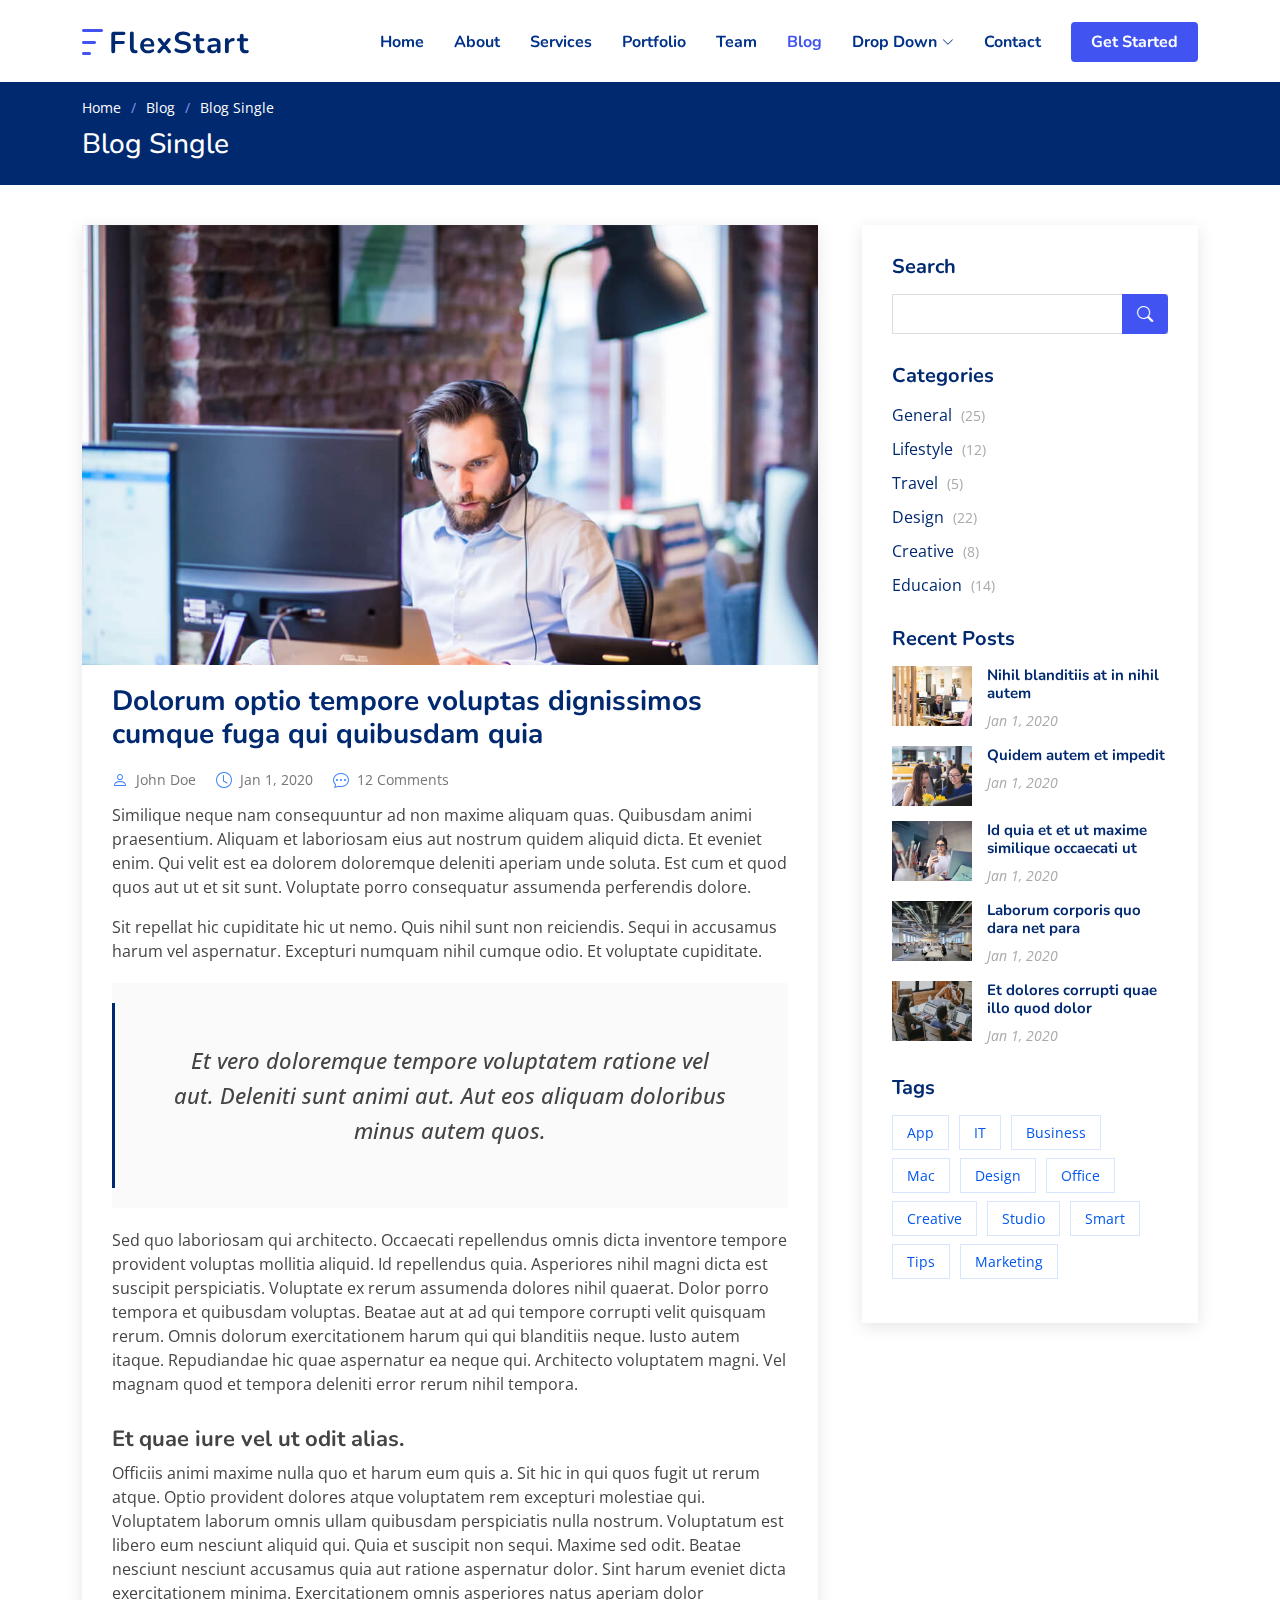
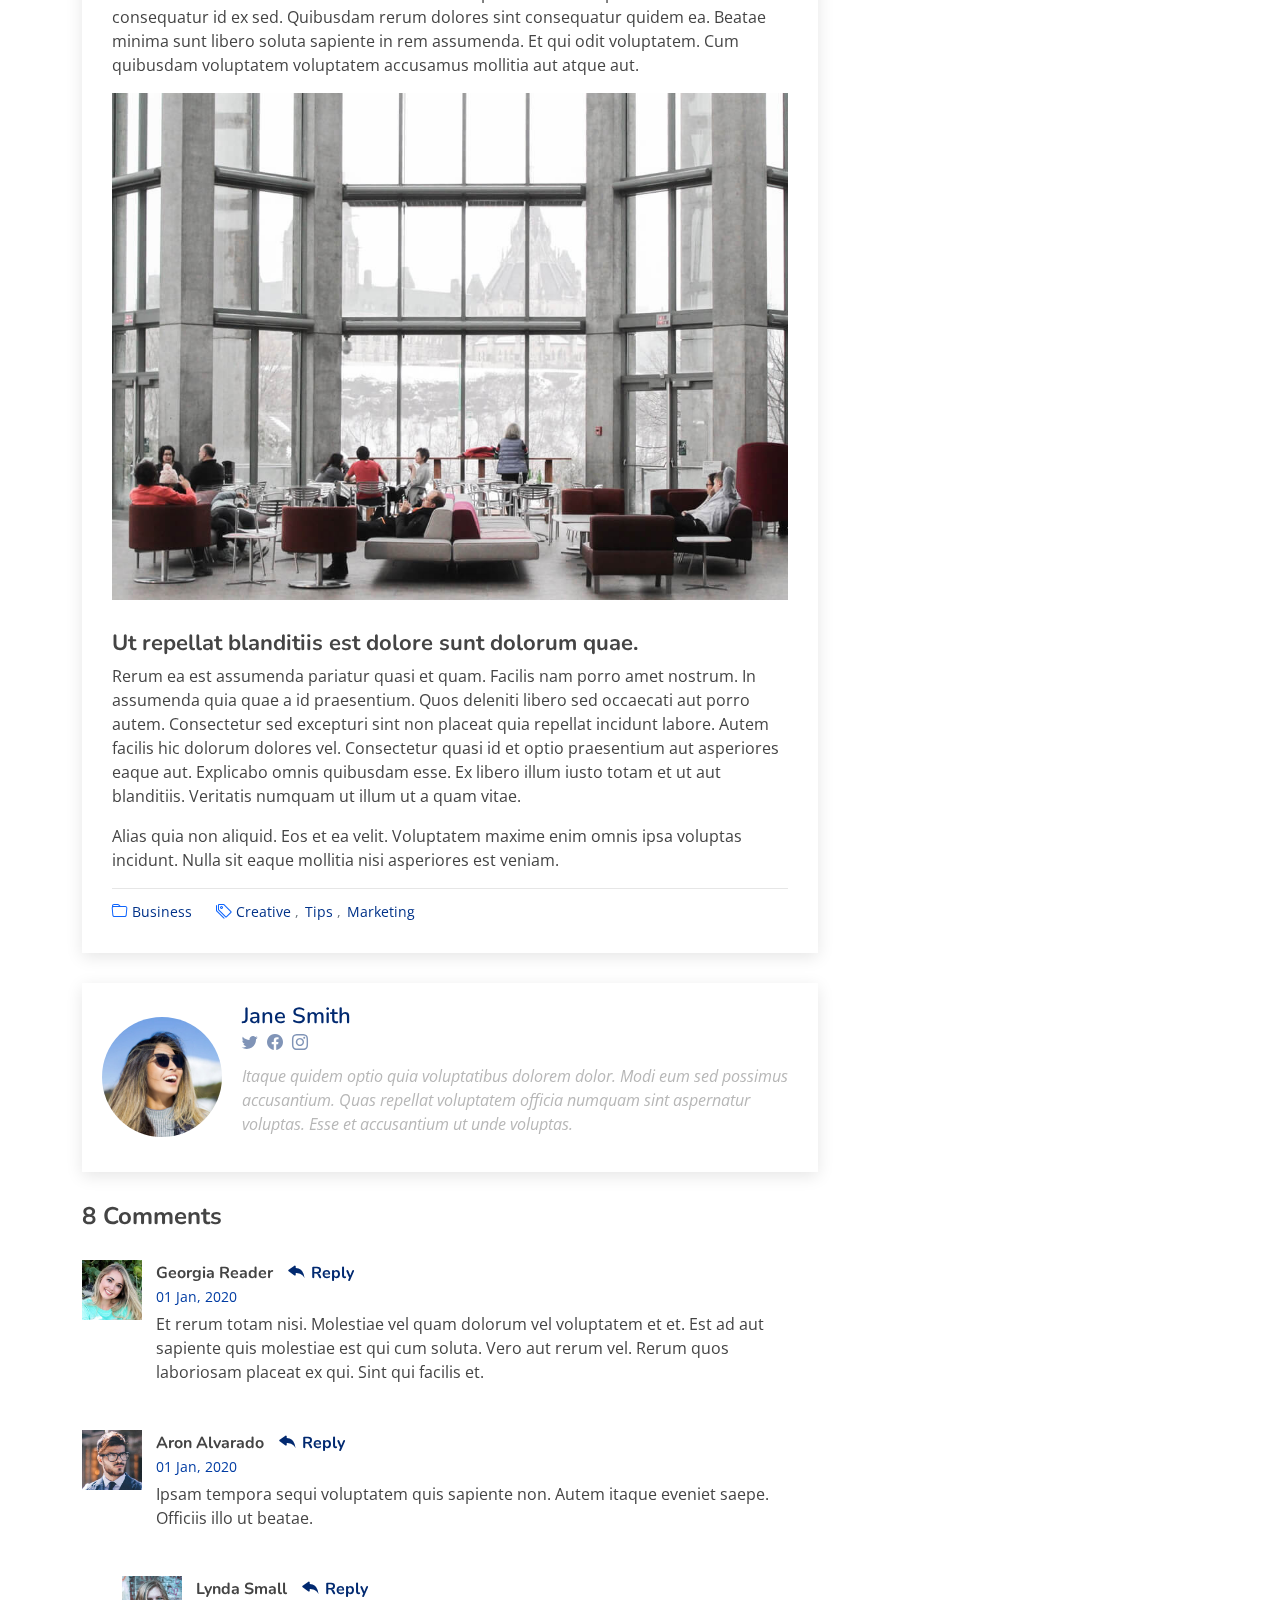
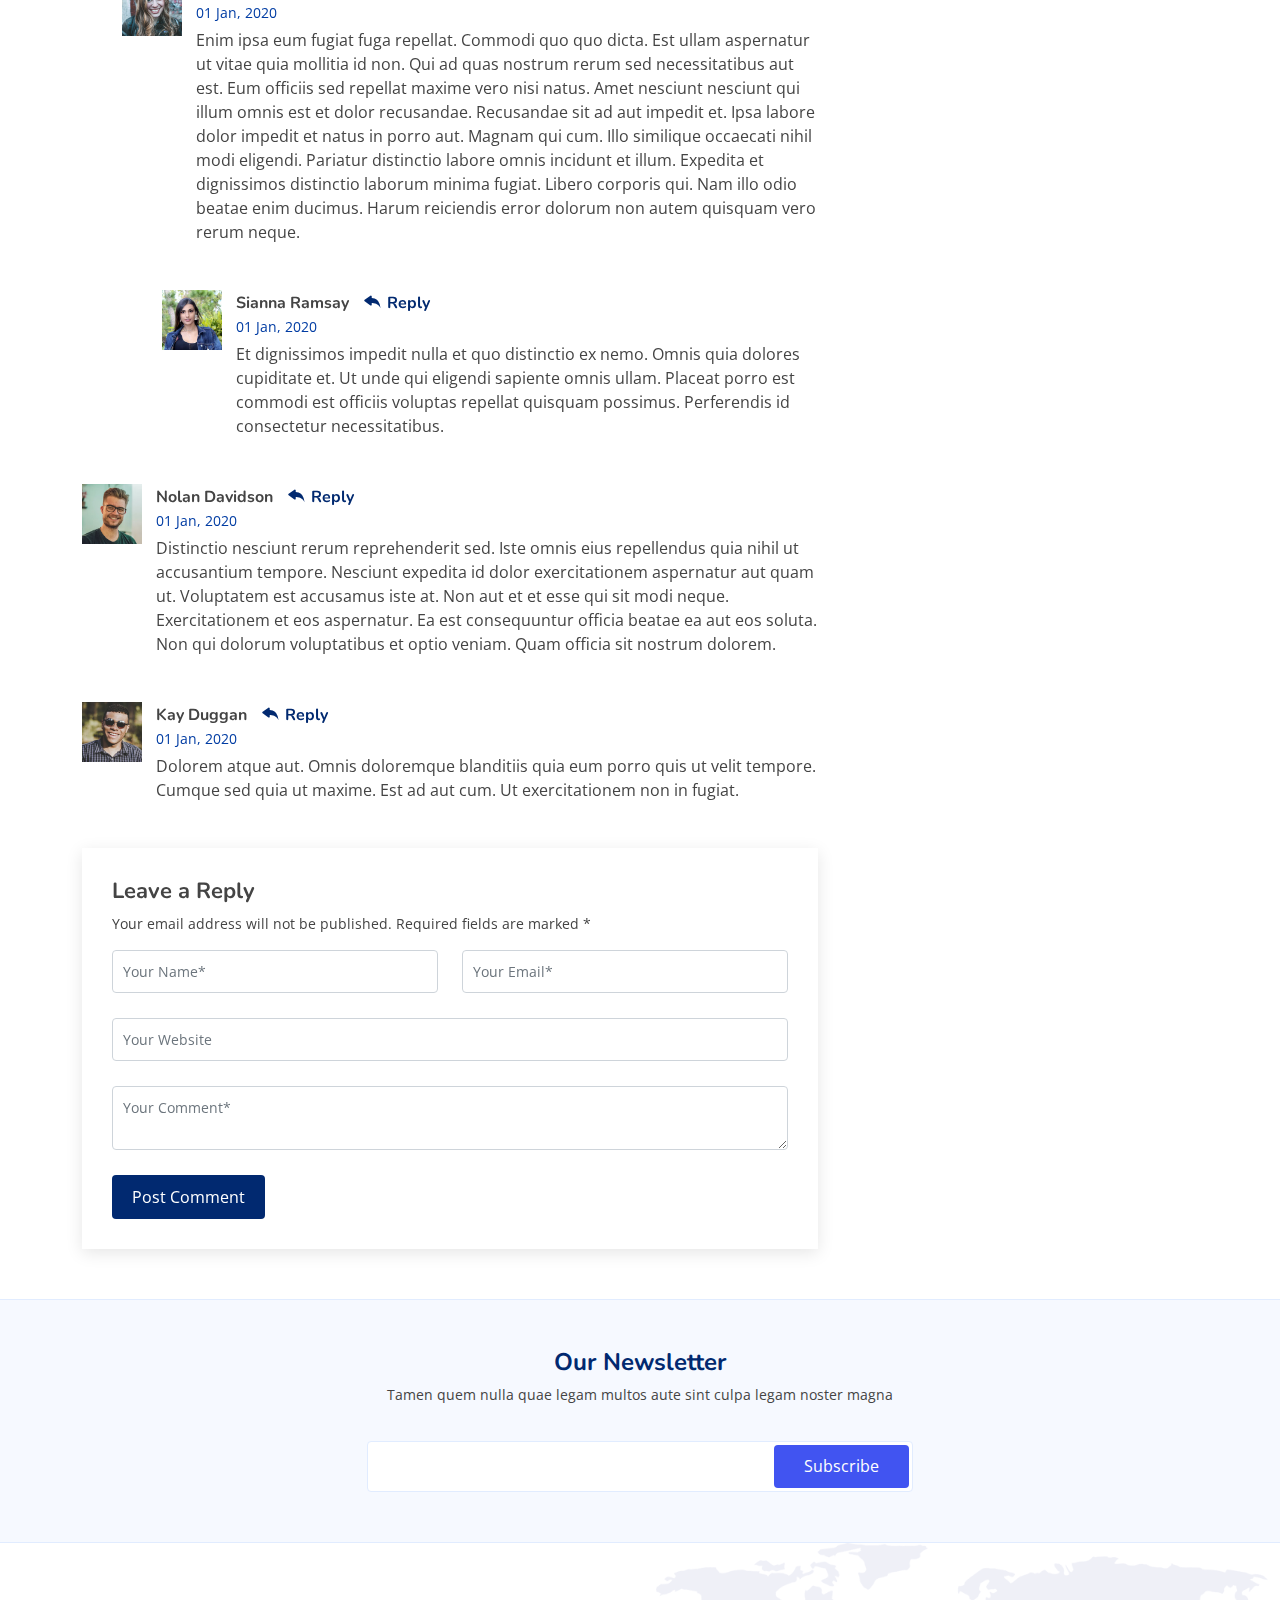
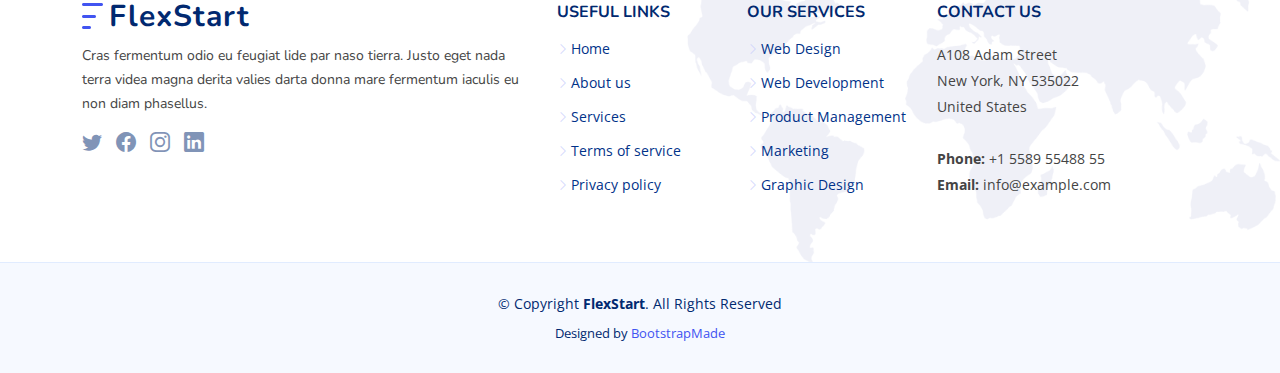
<file: blog-single.html>
<!DOCTYPE html>
<html lang="en">

<head>
  <meta charset="utf-8">
  <meta content="width=device-width, initial-scale=1.0" name="viewport">

  <title>Blog Single - FlexStart Bootstrap Template</title>
  <meta content="" name="description">
  <meta content="" name="keywords">

  <!-- Favicons -->
  <link href="assets/img/favicon.png" rel="icon">
  <link href="assets/img/apple-touch-icon.png" rel="apple-touch-icon">

  <!-- Google Fonts -->
  <link href="https://fonts.googleapis.com/css?family=Open+Sans:300,300i,400,400i,600,600i,700,700i|Nunito:300,300i,400,400i,600,600i,700,700i|Poppins:300,300i,400,400i,500,500i,600,600i,700,700i" rel="stylesheet">

  <!-- Vendor CSS Files -->
  <link href="assets/vendor/aos/aos.css" rel="stylesheet">
  <link href="assets/vendor/bootstrap/css/bootstrap.min.css" rel="stylesheet">
  <link href="assets/vendor/bootstrap-icons/bootstrap-icons.css" rel="stylesheet">
  <link href="assets/vendor/glightbox/css/glightbox.min.css" rel="stylesheet">
  <link href="assets/vendor/remixicon/remixicon.css" rel="stylesheet">
  <link href="assets/vendor/swiper/swiper-bundle.min.css" rel="stylesheet">

  <!-- Template Main CSS File -->
  <link href="assets/css/style.css" rel="stylesheet">

  <!-- =======================================================
  * Template Name: FlexStart - v1.9.0
  * Template URL: https://bootstrapmade.com/flexstart-bootstrap-startup-template/
  * Author: BootstrapMade.com
  * License: https://bootstrapmade.com/license/
  ======================================================== -->
</head>

<body>

  <!-- ======= Header ======= -->
  <header id="header" class="header fixed-top">
    <div class="container-fluid container-xl d-flex align-items-center justify-content-between">

      <a href="index.html" class="logo d-flex align-items-center">
        <img src="assets/img/logo.png" alt="">
        <span>FlexStart</span>
      </a>

      <nav id="navbar" class="navbar">
        <ul>
          <li><a class="nav-link scrollto " href="#hero">Home</a></li>
          <li><a class="nav-link scrollto" href="#about">About</a></li>
          <li><a class="nav-link scrollto" href="#services">Services</a></li>
          <li><a class="nav-link scrollto" href="#portfolio">Portfolio</a></li>
          <li><a class="nav-link scrollto" href="#team">Team</a></li>
          <li><a class="active" href="blog.html">Blog</a></li>
          <li class="dropdown"><a href="#"><span>Drop Down</span> <i class="bi bi-chevron-down"></i></a>
            <ul>
              <li><a href="#">Drop Down 1</a></li>
              <li class="dropdown"><a href="#"><span>Deep Drop Down</span> <i class="bi bi-chevron-right"></i></a>
                <ul>
                  <li><a href="#">Deep Drop Down 1</a></li>
                  <li><a href="#">Deep Drop Down 2</a></li>
                  <li><a href="#">Deep Drop Down 3</a></li>
                  <li><a href="#">Deep Drop Down 4</a></li>
                  <li><a href="#">Deep Drop Down 5</a></li>
                </ul>
              </li>
              <li><a href="#">Drop Down 2</a></li>
              <li><a href="#">Drop Down 3</a></li>
              <li><a href="#">Drop Down 4</a></li>
            </ul>
          </li>
          <li><a class="nav-link scrollto" href="#contact">Contact</a></li>
          <li><a class="getstarted scrollto" href="#about">Get Started</a></li>
        </ul>
        <i class="bi bi-list mobile-nav-toggle"></i>
      </nav><!-- .navbar -->

    </div>
  </header><!-- End Header -->

  <main id="main">

    <!-- ======= Breadcrumbs ======= -->
    <section class="breadcrumbs">
      <div class="container">

        <ol>
          <li><a href="index.html">Home</a></li>
          <li><a href="blog.html">Blog</a></li>
          <li>Blog Single</li>
        </ol>
        <h2>Blog Single</h2>

      </div>
    </section><!-- End Breadcrumbs -->

    <!-- ======= Blog Single Section ======= -->
    <section id="blog" class="blog">
      <div class="container" data-aos="fade-up">

        <div class="row">

          <div class="col-lg-8 entries">

            <article class="entry entry-single">

              <div class="entry-img">
                <img src="assets/img/blog/blog-1.jpg" alt="" class="img-fluid">
              </div>

              <h2 class="entry-title">
                <a href="blog-single.html">Dolorum optio tempore voluptas dignissimos cumque fuga qui quibusdam quia</a>
              </h2>

              <div class="entry-meta">
                <ul>
                  <li class="d-flex align-items-center"><i class="bi bi-person"></i> <a href="blog-single.html">John Doe</a></li>
                  <li class="d-flex align-items-center"><i class="bi bi-clock"></i> <a href="blog-single.html"><time datetime="2020-01-01">Jan 1, 2020</time></a></li>
                  <li class="d-flex align-items-center"><i class="bi bi-chat-dots"></i> <a href="blog-single.html">12 Comments</a></li>
                </ul>
              </div>

              <div class="entry-content">
                <p>
                  Similique neque nam consequuntur ad non maxime aliquam quas. Quibusdam animi praesentium. Aliquam et laboriosam eius aut nostrum quidem aliquid dicta.
                  Et eveniet enim. Qui velit est ea dolorem doloremque deleniti aperiam unde soluta. Est cum et quod quos aut ut et sit sunt. Voluptate porro consequatur assumenda perferendis dolore.
                </p>

                <p>
                  Sit repellat hic cupiditate hic ut nemo. Quis nihil sunt non reiciendis. Sequi in accusamus harum vel aspernatur. Excepturi numquam nihil cumque odio. Et voluptate cupiditate.
                </p>

                <blockquote>
                  <p>
                    Et vero doloremque tempore voluptatem ratione vel aut. Deleniti sunt animi aut. Aut eos aliquam doloribus minus autem quos.
                  </p>
                </blockquote>

                <p>
                  Sed quo laboriosam qui architecto. Occaecati repellendus omnis dicta inventore tempore provident voluptas mollitia aliquid. Id repellendus quia. Asperiores nihil magni dicta est suscipit perspiciatis. Voluptate ex rerum assumenda dolores nihil quaerat.
                  Dolor porro tempora et quibusdam voluptas. Beatae aut at ad qui tempore corrupti velit quisquam rerum. Omnis dolorum exercitationem harum qui qui blanditiis neque.
                  Iusto autem itaque. Repudiandae hic quae aspernatur ea neque qui. Architecto voluptatem magni. Vel magnam quod et tempora deleniti error rerum nihil tempora.
                </p>

                <h3>Et quae iure vel ut odit alias.</h3>
                <p>
                  Officiis animi maxime nulla quo et harum eum quis a. Sit hic in qui quos fugit ut rerum atque. Optio provident dolores atque voluptatem rem excepturi molestiae qui. Voluptatem laborum omnis ullam quibusdam perspiciatis nulla nostrum. Voluptatum est libero eum nesciunt aliquid qui.
                  Quia et suscipit non sequi. Maxime sed odit. Beatae nesciunt nesciunt accusamus quia aut ratione aspernatur dolor. Sint harum eveniet dicta exercitationem minima. Exercitationem omnis asperiores natus aperiam dolor consequatur id ex sed. Quibusdam rerum dolores sint consequatur quidem ea.
                  Beatae minima sunt libero soluta sapiente in rem assumenda. Et qui odit voluptatem. Cum quibusdam voluptatem voluptatem accusamus mollitia aut atque aut.
                </p>
                <img src="assets/img/blog/blog-inside-post.jpg" class="img-fluid" alt="">

                <h3>Ut repellat blanditiis est dolore sunt dolorum quae.</h3>
                <p>
                  Rerum ea est assumenda pariatur quasi et quam. Facilis nam porro amet nostrum. In assumenda quia quae a id praesentium. Quos deleniti libero sed occaecati aut porro autem. Consectetur sed excepturi sint non placeat quia repellat incidunt labore. Autem facilis hic dolorum dolores vel.
                  Consectetur quasi id et optio praesentium aut asperiores eaque aut. Explicabo omnis quibusdam esse. Ex libero illum iusto totam et ut aut blanditiis. Veritatis numquam ut illum ut a quam vitae.
                </p>
                <p>
                  Alias quia non aliquid. Eos et ea velit. Voluptatem maxime enim omnis ipsa voluptas incidunt. Nulla sit eaque mollitia nisi asperiores est veniam.
                </p>

              </div>

              <div class="entry-footer">
                <i class="bi bi-folder"></i>
                <ul class="cats">
                  <li><a href="#">Business</a></li>
                </ul>

                <i class="bi bi-tags"></i>
                <ul class="tags">
                  <li><a href="#">Creative</a></li>
                  <li><a href="#">Tips</a></li>
                  <li><a href="#">Marketing</a></li>
                </ul>
              </div>

            </article><!-- End blog entry -->

            <div class="blog-author d-flex align-items-center">
              <img src="assets/img/blog/blog-author.jpg" class="rounded-circle float-left" alt="">
              <div>
                <h4>Jane Smith</h4>
                <div class="social-links">
                  <a href="https://twitters.com/#"><i class="bi bi-twitter"></i></a>
                  <a href="https://facebook.com/#"><i class="bi bi-facebook"></i></a>
                  <a href="https://instagram.com/#"><i class="biu bi-instagram"></i></a>
                </div>
                <p>
                  Itaque quidem optio quia voluptatibus dolorem dolor. Modi eum sed possimus accusantium. Quas repellat voluptatem officia numquam sint aspernatur voluptas. Esse et accusantium ut unde voluptas.
                </p>
              </div>
            </div><!-- End blog author bio -->

            <div class="blog-comments">

              <h4 class="comments-count">8 Comments</h4>

              <div id="comment-1" class="comment">
                <div class="d-flex">
                  <div class="comment-img"><img src="assets/img/blog/comments-1.jpg" alt=""></div>
                  <div>
                    <h5><a href="">Georgia Reader</a> <a href="#" class="reply"><i class="bi bi-reply-fill"></i> Reply</a></h5>
                    <time datetime="2020-01-01">01 Jan, 2020</time>
                    <p>
                      Et rerum totam nisi. Molestiae vel quam dolorum vel voluptatem et et. Est ad aut sapiente quis molestiae est qui cum soluta.
                      Vero aut rerum vel. Rerum quos laboriosam placeat ex qui. Sint qui facilis et.
                    </p>
                  </div>
                </div>
              </div><!-- End comment #1 -->

              <div id="comment-2" class="comment">
                <div class="d-flex">
                  <div class="comment-img"><img src="assets/img/blog/comments-2.jpg" alt=""></div>
                  <div>
                    <h5><a href="">Aron Alvarado</a> <a href="#" class="reply"><i class="bi bi-reply-fill"></i> Reply</a></h5>
                    <time datetime="2020-01-01">01 Jan, 2020</time>
                    <p>
                      Ipsam tempora sequi voluptatem quis sapiente non. Autem itaque eveniet saepe. Officiis illo ut beatae.
                    </p>
                  </div>
                </div>

                <div id="comment-reply-1" class="comment comment-reply">
                  <div class="d-flex">
                    <div class="comment-img"><img src="assets/img/blog/comments-3.jpg" alt=""></div>
                    <div>
                      <h5><a href="">Lynda Small</a> <a href="#" class="reply"><i class="bi bi-reply-fill"></i> Reply</a></h5>
                      <time datetime="2020-01-01">01 Jan, 2020</time>
                      <p>
                        Enim ipsa eum fugiat fuga repellat. Commodi quo quo dicta. Est ullam aspernatur ut vitae quia mollitia id non. Qui ad quas nostrum rerum sed necessitatibus aut est. Eum officiis sed repellat maxime vero nisi natus. Amet nesciunt nesciunt qui illum omnis est et dolor recusandae.

                        Recusandae sit ad aut impedit et. Ipsa labore dolor impedit et natus in porro aut. Magnam qui cum. Illo similique occaecati nihil modi eligendi. Pariatur distinctio labore omnis incidunt et illum. Expedita et dignissimos distinctio laborum minima fugiat.

                        Libero corporis qui. Nam illo odio beatae enim ducimus. Harum reiciendis error dolorum non autem quisquam vero rerum neque.
                      </p>
                    </div>
                  </div>

                  <div id="comment-reply-2" class="comment comment-reply">
                    <div class="d-flex">
                      <div class="comment-img"><img src="assets/img/blog/comments-4.jpg" alt=""></div>
                      <div>
                        <h5><a href="">Sianna Ramsay</a> <a href="#" class="reply"><i class="bi bi-reply-fill"></i> Reply</a></h5>
                        <time datetime="2020-01-01">01 Jan, 2020</time>
                        <p>
                          Et dignissimos impedit nulla et quo distinctio ex nemo. Omnis quia dolores cupiditate et. Ut unde qui eligendi sapiente omnis ullam. Placeat porro est commodi est officiis voluptas repellat quisquam possimus. Perferendis id consectetur necessitatibus.
                        </p>
                      </div>
                    </div>

                  </div><!-- End comment reply #2-->

                </div><!-- End comment reply #1-->

              </div><!-- End comment #2-->

              <div id="comment-3" class="comment">
                <div class="d-flex">
                  <div class="comment-img"><img src="assets/img/blog/comments-5.jpg" alt=""></div>
                  <div>
                    <h5><a href="">Nolan Davidson</a> <a href="#" class="reply"><i class="bi bi-reply-fill"></i> Reply</a></h5>
                    <time datetime="2020-01-01">01 Jan, 2020</time>
                    <p>
                      Distinctio nesciunt rerum reprehenderit sed. Iste omnis eius repellendus quia nihil ut accusantium tempore. Nesciunt expedita id dolor exercitationem aspernatur aut quam ut. Voluptatem est accusamus iste at.
                      Non aut et et esse qui sit modi neque. Exercitationem et eos aspernatur. Ea est consequuntur officia beatae ea aut eos soluta. Non qui dolorum voluptatibus et optio veniam. Quam officia sit nostrum dolorem.
                    </p>
                  </div>
                </div>

              </div><!-- End comment #3 -->

              <div id="comment-4" class="comment">
                <div class="d-flex">
                  <div class="comment-img"><img src="assets/img/blog/comments-6.jpg" alt=""></div>
                  <div>
                    <h5><a href="">Kay Duggan</a> <a href="#" class="reply"><i class="bi bi-reply-fill"></i> Reply</a></h5>
                    <time datetime="2020-01-01">01 Jan, 2020</time>
                    <p>
                      Dolorem atque aut. Omnis doloremque blanditiis quia eum porro quis ut velit tempore. Cumque sed quia ut maxime. Est ad aut cum. Ut exercitationem non in fugiat.
                    </p>
                  </div>
                </div>

              </div><!-- End comment #4 -->

              <div class="reply-form">
                <h4>Leave a Reply</h4>
                <p>Your email address will not be published. Required fields are marked * </p>
                <form action="">
                  <div class="row">
                    <div class="col-md-6 form-group">
                      <input name="name" type="text" class="form-control" placeholder="Your Name*">
                    </div>
                    <div class="col-md-6 form-group">
                      <input name="email" type="text" class="form-control" placeholder="Your Email*">
                    </div>
                  </div>
                  <div class="row">
                    <div class="col form-group">
                      <input name="website" type="text" class="form-control" placeholder="Your Website">
                    </div>
                  </div>
                  <div class="row">
                    <div class="col form-group">
                      <textarea name="comment" class="form-control" placeholder="Your Comment*"></textarea>
                    </div>
                  </div>
                  <button type="submit" class="btn btn-primary">Post Comment</button>

                </form>

              </div>

            </div><!-- End blog comments -->

          </div><!-- End blog entries list -->

          <div class="col-lg-4">

            <div class="sidebar">

              <h3 class="sidebar-title">Search</h3>
              <div class="sidebar-item search-form">
                <form action="">
                  <input type="text">
                  <button type="submit"><i class="bi bi-search"></i></button>
                </form>
              </div><!-- End sidebar search formn-->

              <h3 class="sidebar-title">Categories</h3>
              <div class="sidebar-item categories">
                <ul>
                  <li><a href="#">General <span>(25)</span></a></li>
                  <li><a href="#">Lifestyle <span>(12)</span></a></li>
                  <li><a href="#">Travel <span>(5)</span></a></li>
                  <li><a href="#">Design <span>(22)</span></a></li>
                  <li><a href="#">Creative <span>(8)</span></a></li>
                  <li><a href="#">Educaion <span>(14)</span></a></li>
                </ul>
              </div><!-- End sidebar categories-->

              <h3 class="sidebar-title">Recent Posts</h3>
              <div class="sidebar-item recent-posts">
                <div class="post-item clearfix">
                  <img src="assets/img/blog/blog-recent-1.jpg" alt="">
                  <h4><a href="blog-single.html">Nihil blanditiis at in nihil autem</a></h4>
                  <time datetime="2020-01-01">Jan 1, 2020</time>
                </div>

                <div class="post-item clearfix">
                  <img src="assets/img/blog/blog-recent-2.jpg" alt="">
                  <h4><a href="blog-single.html">Quidem autem et impedit</a></h4>
                  <time datetime="2020-01-01">Jan 1, 2020</time>
                </div>

                <div class="post-item clearfix">
                  <img src="assets/img/blog/blog-recent-3.jpg" alt="">
                  <h4><a href="blog-single.html">Id quia et et ut maxime similique occaecati ut</a></h4>
                  <time datetime="2020-01-01">Jan 1, 2020</time>
                </div>

                <div class="post-item clearfix">
                  <img src="assets/img/blog/blog-recent-4.jpg" alt="">
                  <h4><a href="blog-single.html">Laborum corporis quo dara net para</a></h4>
                  <time datetime="2020-01-01">Jan 1, 2020</time>
                </div>

                <div class="post-item clearfix">
                  <img src="assets/img/blog/blog-recent-5.jpg" alt="">
                  <h4><a href="blog-single.html">Et dolores corrupti quae illo quod dolor</a></h4>
                  <time datetime="2020-01-01">Jan 1, 2020</time>
                </div>

              </div><!-- End sidebar recent posts-->

              <h3 class="sidebar-title">Tags</h3>
              <div class="sidebar-item tags">
                <ul>
                  <li><a href="#">App</a></li>
                  <li><a href="#">IT</a></li>
                  <li><a href="#">Business</a></li>
                  <li><a href="#">Mac</a></li>
                  <li><a href="#">Design</a></li>
                  <li><a href="#">Office</a></li>
                  <li><a href="#">Creative</a></li>
                  <li><a href="#">Studio</a></li>
                  <li><a href="#">Smart</a></li>
                  <li><a href="#">Tips</a></li>
                  <li><a href="#">Marketing</a></li>
                </ul>
              </div><!-- End sidebar tags-->

            </div><!-- End sidebar -->

          </div><!-- End blog sidebar -->

        </div>

      </div>
    </section><!-- End Blog Single Section -->

  </main><!-- End #main -->

  <!-- ======= Footer ======= -->
  <footer id="footer" class="footer">

    <div class="footer-newsletter">
      <div class="container">
        <div class="row justify-content-center">
          <div class="col-lg-12 text-center">
            <h4>Our Newsletter</h4>
            <p>Tamen quem nulla quae legam multos aute sint culpa legam noster magna</p>
          </div>
          <div class="col-lg-6">
            <form action="" method="post">
              <input type="email" name="email"><input type="submit" value="Subscribe">
            </form>
          </div>
        </div>
      </div>
    </div>

    <div class="footer-top">
      <div class="container">
        <div class="row gy-4">
          <div class="col-lg-5 col-md-12 footer-info">
            <a href="index.html" class="logo d-flex align-items-center">
              <img src="assets/img/logo.png" alt="">
              <span>FlexStart</span>
            </a>
            <p>Cras fermentum odio eu feugiat lide par naso tierra. Justo eget nada terra videa magna derita valies darta donna mare fermentum iaculis eu non diam phasellus.</p>
            <div class="social-links mt-3">
              <a href="#" class="twitter"><i class="bi bi-twitter"></i></a>
              <a href="#" class="facebook"><i class="bi bi-facebook"></i></a>
              <a href="#" class="instagram"><i class="bi bi-instagram"></i></a>
              <a href="#" class="linkedin"><i class="bi bi-linkedin"></i></a>
            </div>
          </div>

          <div class="col-lg-2 col-6 footer-links">
            <h4>Useful Links</h4>
            <ul>
              <li><i class="bi bi-chevron-right"></i> <a href="#">Home</a></li>
              <li><i class="bi bi-chevron-right"></i> <a href="#">About us</a></li>
              <li><i class="bi bi-chevron-right"></i> <a href="#">Services</a></li>
              <li><i class="bi bi-chevron-right"></i> <a href="#">Terms of service</a></li>
              <li><i class="bi bi-chevron-right"></i> <a href="#">Privacy policy</a></li>
            </ul>
          </div>

          <div class="col-lg-2 col-6 footer-links">
            <h4>Our Services</h4>
            <ul>
              <li><i class="bi bi-chevron-right"></i> <a href="#">Web Design</a></li>
              <li><i class="bi bi-chevron-right"></i> <a href="#">Web Development</a></li>
              <li><i class="bi bi-chevron-right"></i> <a href="#">Product Management</a></li>
              <li><i class="bi bi-chevron-right"></i> <a href="#">Marketing</a></li>
              <li><i class="bi bi-chevron-right"></i> <a href="#">Graphic Design</a></li>
            </ul>
          </div>

          <div class="col-lg-3 col-md-12 footer-contact text-center text-md-start">
            <h4>Contact Us</h4>
            <p>
              A108 Adam Street <br>
              New York, NY 535022<br>
              United States <br><br>
              <strong>Phone:</strong> +1 5589 55488 55<br>
              <strong>Email:</strong> info@example.com<br>
            </p>

          </div>

        </div>
      </div>
    </div>

    <div class="container">
      <div class="copyright">
        &copy; Copyright <strong><span>FlexStart</span></strong>. All Rights Reserved
      </div>
      <div class="credits">
        <!-- All the links in the footer should remain intact. -->
        <!-- You can delete the links only if you purchased the pro version. -->
        <!-- Licensing information: https://bootstrapmade.com/license/ -->
        <!-- Purchase the pro version with working PHP/AJAX contact form: https://bootstrapmade.com/flexstart-bootstrap-startup-template/ -->
        Designed by <a href="https://bootstrapmade.com/">BootstrapMade</a>
      </div>
    </div>
  </footer><!-- End Footer -->

  <a href="#" class="back-to-top d-flex align-items-center justify-content-center"><i class="bi bi-arrow-up-short"></i></a>

  <!-- Vendor JS Files -->
  <script src="assets/vendor/purecounter/purecounter.js"></script>
  <script src="assets/vendor/aos/aos.js"></script>
  <script src="assets/vendor/bootstrap/js/bootstrap.bundle.min.js"></script>
  <script src="assets/vendor/glightbox/js/glightbox.min.js"></script>
  <script src="assets/vendor/isotope-layout/isotope.pkgd.min.js"></script>
  <script src="assets/vendor/swiper/swiper-bundle.min.js"></script>
  <script src="assets/vendor/php-email-form/validate.js"></script>

  <!-- Template Main JS File -->
  <script src="assets/js/main.js"></script>

</body>

</html>
</file>
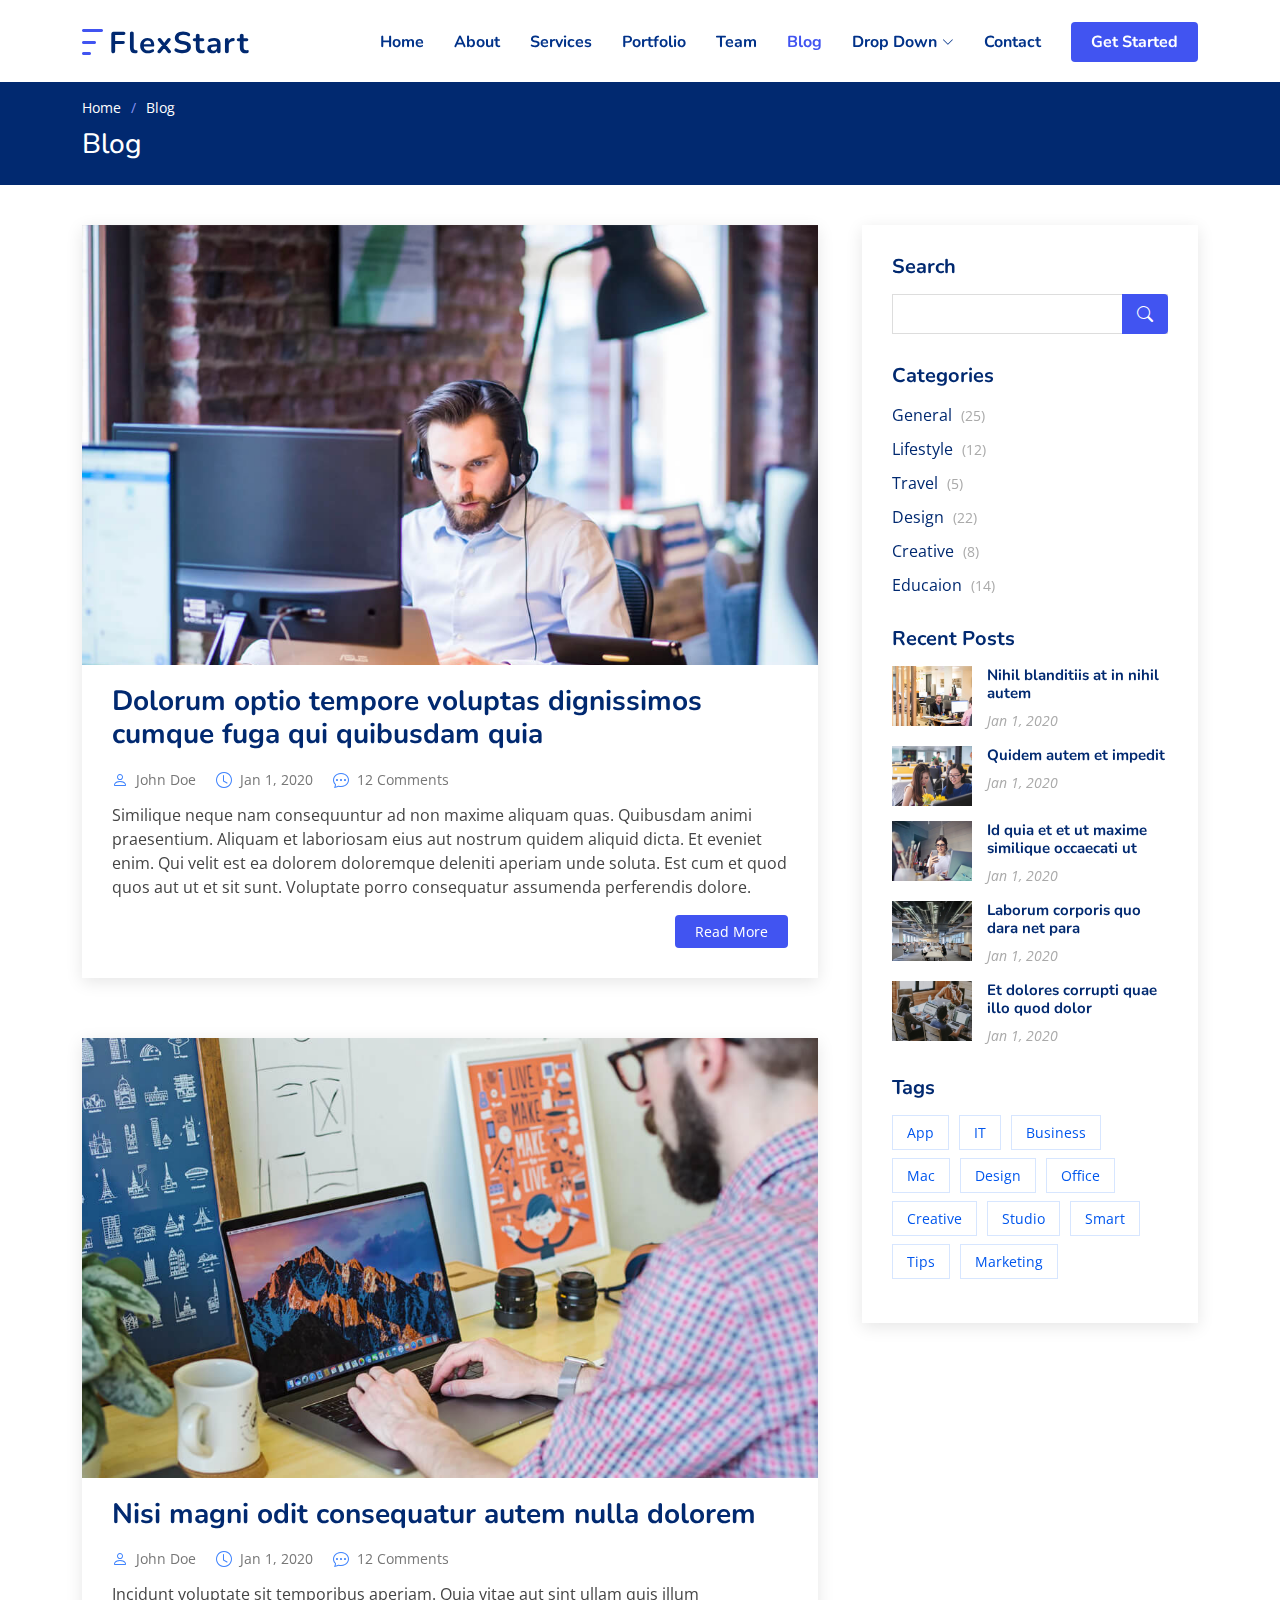
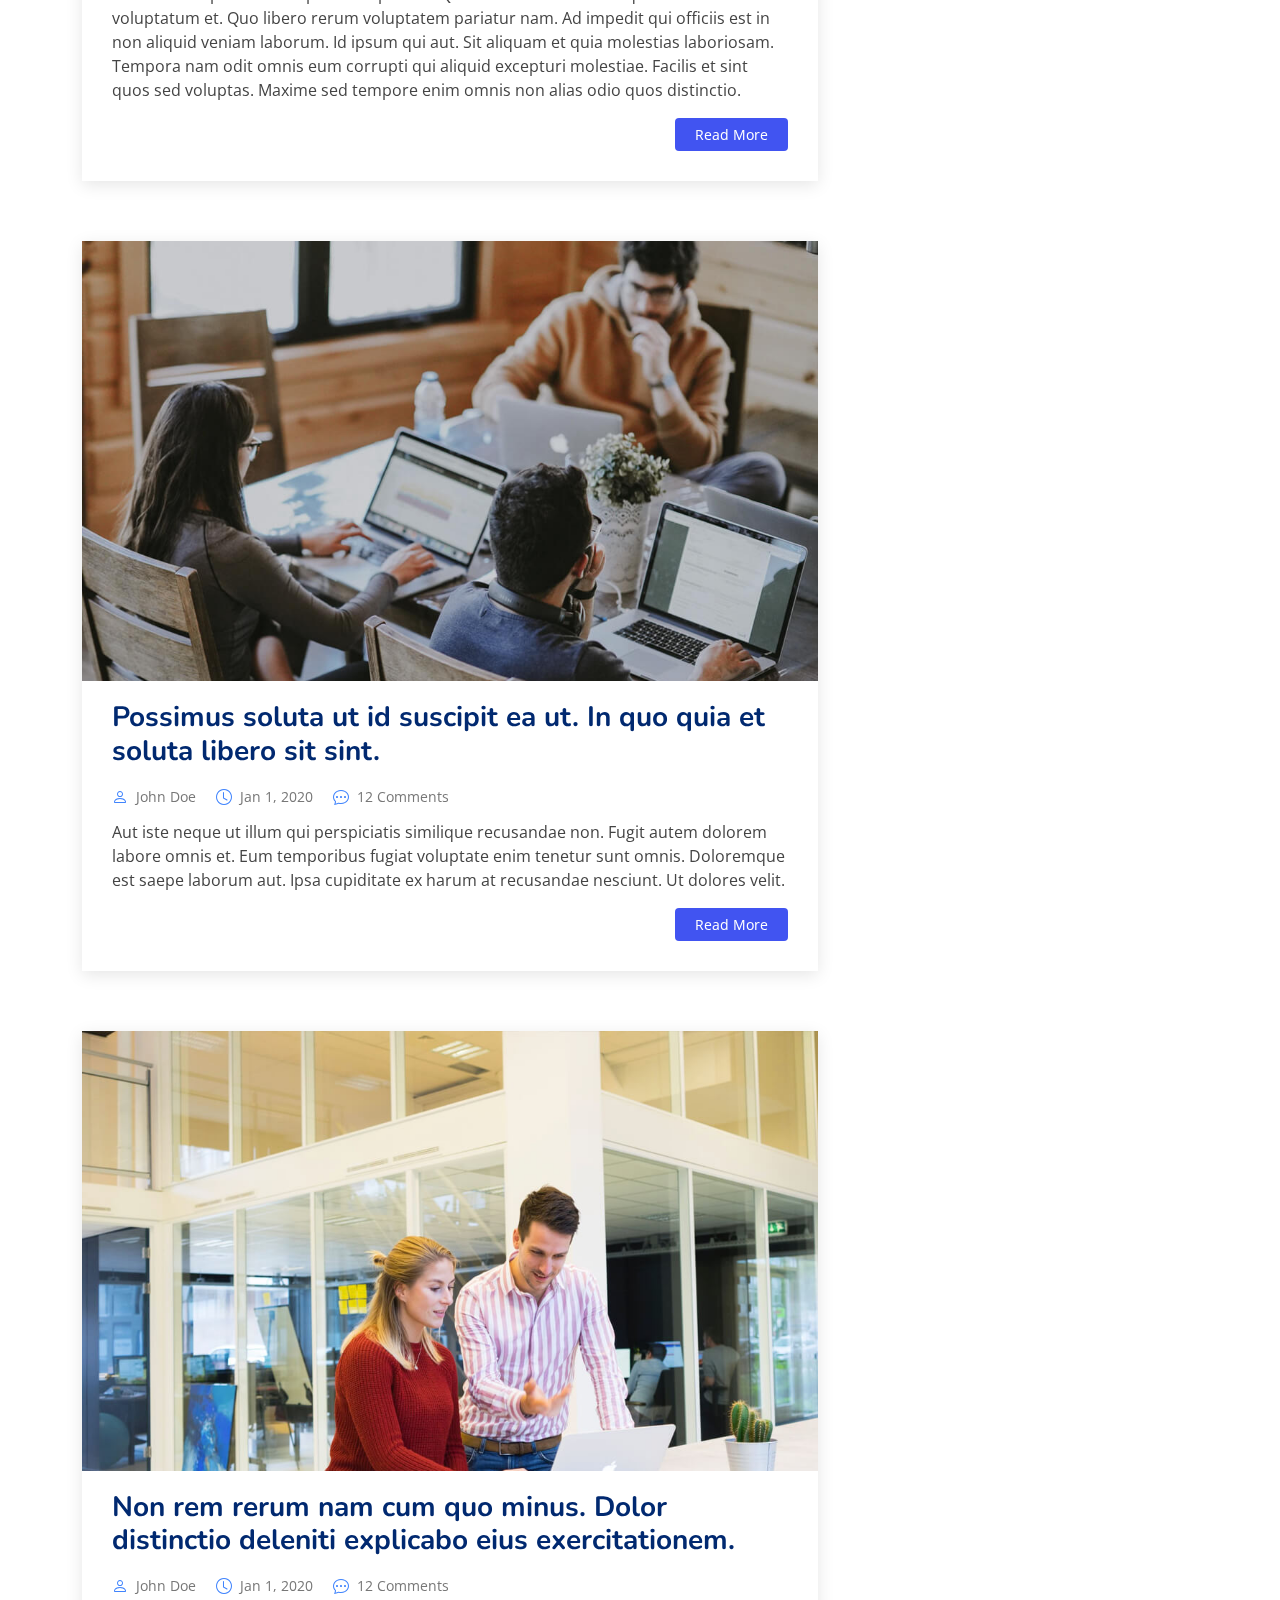
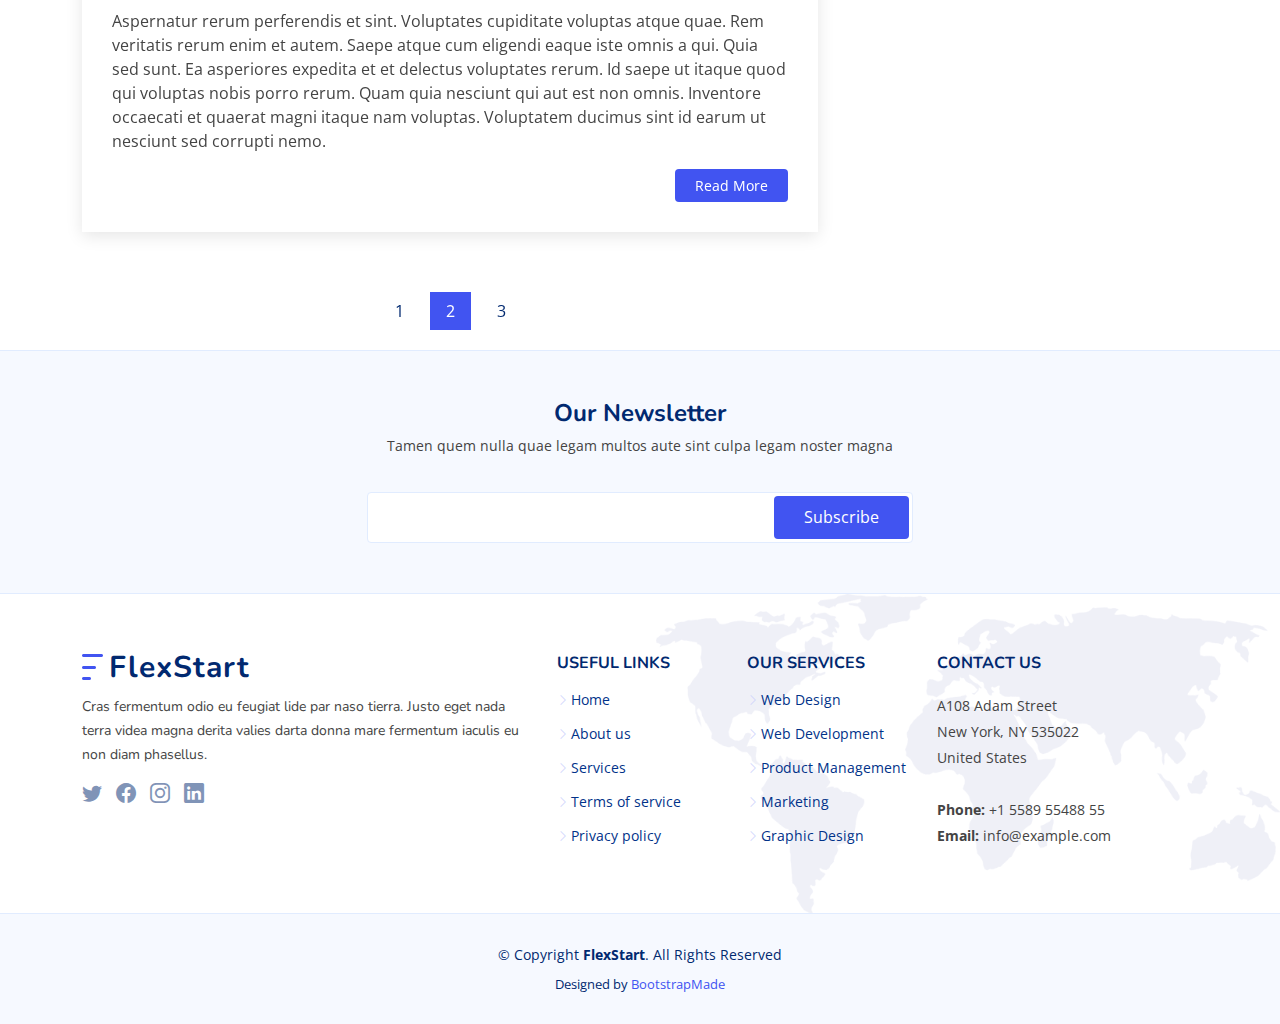
<file: blog.html>
<!DOCTYPE html>
<html lang="en">

<head>
  <meta charset="utf-8">
  <meta content="width=device-width, initial-scale=1.0" name="viewport">

  <title>Blog - FlexStart Bootstrap Template</title>
  <meta content="" name="description">
  <meta content="" name="keywords">

  <!-- Favicons -->
  <link href="assets/img/favicon.png" rel="icon">
  <link href="assets/img/apple-touch-icon.png" rel="apple-touch-icon">

  <!-- Google Fonts -->
  <link href="https://fonts.googleapis.com/css?family=Open+Sans:300,300i,400,400i,600,600i,700,700i|Nunito:300,300i,400,400i,600,600i,700,700i|Poppins:300,300i,400,400i,500,500i,600,600i,700,700i" rel="stylesheet">

  <!-- Vendor CSS Files -->
  <link href="assets/vendor/aos/aos.css" rel="stylesheet">
  <link href="assets/vendor/bootstrap/css/bootstrap.min.css" rel="stylesheet">
  <link href="assets/vendor/bootstrap-icons/bootstrap-icons.css" rel="stylesheet">
  <link href="assets/vendor/glightbox/css/glightbox.min.css" rel="stylesheet">
  <link href="assets/vendor/remixicon/remixicon.css" rel="stylesheet">
  <link href="assets/vendor/swiper/swiper-bundle.min.css" rel="stylesheet">

  <!-- Template Main CSS File -->
  <link href="assets/css/style.css" rel="stylesheet">

  <!-- =======================================================
  * Template Name: FlexStart - v1.9.0
  * Template URL: https://bootstrapmade.com/flexstart-bootstrap-startup-template/
  * Author: BootstrapMade.com
  * License: https://bootstrapmade.com/license/
  ======================================================== -->
</head>

<body>

  <!-- ======= Header ======= -->
  <header id="header" class="header fixed-top">
    <div class="container-fluid container-xl d-flex align-items-center justify-content-between">

      <a href="index.html" class="logo d-flex align-items-center">
        <img src="assets/img/logo.png" alt="">
        <span>FlexStart</span>
      </a>

      <nav id="navbar" class="navbar">
        <ul>
          <li><a class="nav-link scrollto " href="#hero">Home</a></li>
          <li><a class="nav-link scrollto" href="#about">About</a></li>
          <li><a class="nav-link scrollto" href="#services">Services</a></li>
          <li><a class="nav-link scrollto" href="#portfolio">Portfolio</a></li>
          <li><a class="nav-link scrollto" href="#team">Team</a></li>
          <li><a class="active" href="blog.html">Blog</a></li>
          <li class="dropdown"><a href="#"><span>Drop Down</span> <i class="bi bi-chevron-down"></i></a>
            <ul>
              <li><a href="#">Drop Down 1</a></li>
              <li class="dropdown"><a href="#"><span>Deep Drop Down</span> <i class="bi bi-chevron-right"></i></a>
                <ul>
                  <li><a href="#">Deep Drop Down 1</a></li>
                  <li><a href="#">Deep Drop Down 2</a></li>
                  <li><a href="#">Deep Drop Down 3</a></li>
                  <li><a href="#">Deep Drop Down 4</a></li>
                  <li><a href="#">Deep Drop Down 5</a></li>
                </ul>
              </li>
              <li><a href="#">Drop Down 2</a></li>
              <li><a href="#">Drop Down 3</a></li>
              <li><a href="#">Drop Down 4</a></li>
            </ul>
          </li>
          <li><a class="nav-link scrollto" href="#contact">Contact</a></li>
          <li><a class="getstarted scrollto" href="#about">Get Started</a></li>
        </ul>
        <i class="bi bi-list mobile-nav-toggle"></i>
      </nav><!-- .navbar -->

    </div>
  </header><!-- End Header -->

  <main id="main">

    <!-- ======= Breadcrumbs ======= -->
    <section class="breadcrumbs">
      <div class="container">

        <ol>
          <li><a href="index.html">Home</a></li>
          <li>Blog</li>
        </ol>
        <h2>Blog</h2>

      </div>
    </section><!-- End Breadcrumbs -->

    <!-- ======= Blog Section ======= -->
    <section id="blog" class="blog">
      <div class="container" data-aos="fade-up">

        <div class="row">

          <div class="col-lg-8 entries">

            <article class="entry">

              <div class="entry-img">
                <img src="assets/img/blog/blog-1.jpg" alt="" class="img-fluid">
              </div>

              <h2 class="entry-title">
                <a href="blog-single.html">Dolorum optio tempore voluptas dignissimos cumque fuga qui quibusdam quia</a>
              </h2>

              <div class="entry-meta">
                <ul>
                  <li class="d-flex align-items-center"><i class="bi bi-person"></i> <a href="blog-single.html">John Doe</a></li>
                  <li class="d-flex align-items-center"><i class="bi bi-clock"></i> <a href="blog-single.html"><time datetime="2020-01-01">Jan 1, 2020</time></a></li>
                  <li class="d-flex align-items-center"><i class="bi bi-chat-dots"></i> <a href="blog-single.html">12 Comments</a></li>
                </ul>
              </div>

              <div class="entry-content">
                <p>
                  Similique neque nam consequuntur ad non maxime aliquam quas. Quibusdam animi praesentium. Aliquam et laboriosam eius aut nostrum quidem aliquid dicta.
                  Et eveniet enim. Qui velit est ea dolorem doloremque deleniti aperiam unde soluta. Est cum et quod quos aut ut et sit sunt. Voluptate porro consequatur assumenda perferendis dolore.
                </p>
                <div class="read-more">
                  <a href="blog-single.html">Read More</a>
                </div>
              </div>

            </article><!-- End blog entry -->

            <article class="entry">

              <div class="entry-img">
                <img src="assets/img/blog/blog-2.jpg" alt="" class="img-fluid">
              </div>

              <h2 class="entry-title">
                <a href="blog-single.html">Nisi magni odit consequatur autem nulla dolorem</a>
              </h2>

              <div class="entry-meta">
                <ul>
                  <li class="d-flex align-items-center"><i class="bi bi-person"></i> <a href="blog-single.html">John Doe</a></li>
                  <li class="d-flex align-items-center"><i class="bi bi-clock"></i> <a href="blog-single.html"><time datetime="2020-01-01">Jan 1, 2020</time></a></li>
                  <li class="d-flex align-items-center"><i class="bi bi-chat-dots"></i> <a href="blog-single.html">12 Comments</a></li>
                </ul>
              </div>

              <div class="entry-content">
                <p>
                  Incidunt voluptate sit temporibus aperiam. Quia vitae aut sint ullam quis illum voluptatum et. Quo libero rerum voluptatem pariatur nam.
                  Ad impedit qui officiis est in non aliquid veniam laborum. Id ipsum qui aut. Sit aliquam et quia molestias laboriosam. Tempora nam odit omnis eum corrupti qui aliquid excepturi molestiae. Facilis et sint quos sed voluptas. Maxime sed tempore enim omnis non alias odio quos distinctio.
                </p>
                <div class="read-more">
                  <a href="blog-single.html">Read More</a>
                </div>
              </div>

            </article><!-- End blog entry -->

            <article class="entry">

              <div class="entry-img">
                <img src="assets/img/blog/blog-3.jpg" alt="" class="img-fluid">
              </div>

              <h2 class="entry-title">
                <a href="blog-single.html">Possimus soluta ut id suscipit ea ut. In quo quia et soluta libero sit sint.</a>
              </h2>

              <div class="entry-meta">
                <ul>
                  <li class="d-flex align-items-center"><i class="bi bi-person"></i> <a href="blog-single.html">John Doe</a></li>
                  <li class="d-flex align-items-center"><i class="bi bi-clock"></i> <a href="blog-single.html"><time datetime="2020-01-01">Jan 1, 2020</time></a></li>
                  <li class="d-flex align-items-center"><i class="bi bi-chat-dots"></i> <a href="blog-single.html">12 Comments</a></li>
                </ul>
              </div>

              <div class="entry-content">
                <p>
                  Aut iste neque ut illum qui perspiciatis similique recusandae non. Fugit autem dolorem labore omnis et. Eum temporibus fugiat voluptate enim tenetur sunt omnis.
                  Doloremque est saepe laborum aut. Ipsa cupiditate ex harum at recusandae nesciunt. Ut dolores velit.
                </p>
                <div class="read-more">
                  <a href="blog-single.html">Read More</a>
                </div>
              </div>

            </article><!-- End blog entry -->

            <article class="entry">

              <div class="entry-img">
                <img src="assets/img/blog/blog-4.jpg" alt="" class="img-fluid">
              </div>

              <h2 class="entry-title">
                <a href="blog-single.html">Non rem rerum nam cum quo minus. Dolor distinctio deleniti explicabo eius exercitationem.</a>
              </h2>

              <div class="entry-meta">
                <ul>
                  <li class="d-flex align-items-center"><i class="bi bi-person"></i> <a href="blog-single.html">John Doe</a></li>
                  <li class="d-flex align-items-center"><i class="bi bi-clock"></i> <a href="blog-single.html"><time datetime="2020-01-01">Jan 1, 2020</time></a></li>
                  <li class="d-flex align-items-center"><i class="bi bi-chat-dots"></i> <a href="blog-single.html">12 Comments</a></li>
                </ul>
              </div>

              <div class="entry-content">
                <p>
                  Aspernatur rerum perferendis et sint. Voluptates cupiditate voluptas atque quae. Rem veritatis rerum enim et autem. Saepe atque cum eligendi eaque iste omnis a qui.
                  Quia sed sunt. Ea asperiores expedita et et delectus voluptates rerum. Id saepe ut itaque quod qui voluptas nobis porro rerum. Quam quia nesciunt qui aut est non omnis. Inventore occaecati et quaerat magni itaque nam voluptas. Voluptatem ducimus sint id earum ut nesciunt sed corrupti nemo.
                </p>
                <div class="read-more">
                  <a href="blog-single.html">Read More</a>
                </div>
              </div>

            </article><!-- End blog entry -->

            <div class="blog-pagination">
              <ul class="justify-content-center">
                <li><a href="#">1</a></li>
                <li class="active"><a href="#">2</a></li>
                <li><a href="#">3</a></li>
              </ul>
            </div>

          </div><!-- End blog entries list -->

          <div class="col-lg-4">

            <div class="sidebar">

              <h3 class="sidebar-title">Search</h3>
              <div class="sidebar-item search-form">
                <form action="">
                  <input type="text">
                  <button type="submit"><i class="bi bi-search"></i></button>
                </form>
              </div><!-- End sidebar search formn-->

              <h3 class="sidebar-title">Categories</h3>
              <div class="sidebar-item categories">
                <ul>
                  <li><a href="#">General <span>(25)</span></a></li>
                  <li><a href="#">Lifestyle <span>(12)</span></a></li>
                  <li><a href="#">Travel <span>(5)</span></a></li>
                  <li><a href="#">Design <span>(22)</span></a></li>
                  <li><a href="#">Creative <span>(8)</span></a></li>
                  <li><a href="#">Educaion <span>(14)</span></a></li>
                </ul>
              </div><!-- End sidebar categories-->

              <h3 class="sidebar-title">Recent Posts</h3>
              <div class="sidebar-item recent-posts">
                <div class="post-item clearfix">
                  <img src="assets/img/blog/blog-recent-1.jpg" alt="">
                  <h4><a href="blog-single.html">Nihil blanditiis at in nihil autem</a></h4>
                  <time datetime="2020-01-01">Jan 1, 2020</time>
                </div>

                <div class="post-item clearfix">
                  <img src="assets/img/blog/blog-recent-2.jpg" alt="">
                  <h4><a href="blog-single.html">Quidem autem et impedit</a></h4>
                  <time datetime="2020-01-01">Jan 1, 2020</time>
                </div>

                <div class="post-item clearfix">
                  <img src="assets/img/blog/blog-recent-3.jpg" alt="">
                  <h4><a href="blog-single.html">Id quia et et ut maxime similique occaecati ut</a></h4>
                  <time datetime="2020-01-01">Jan 1, 2020</time>
                </div>

                <div class="post-item clearfix">
                  <img src="assets/img/blog/blog-recent-4.jpg" alt="">
                  <h4><a href="blog-single.html">Laborum corporis quo dara net para</a></h4>
                  <time datetime="2020-01-01">Jan 1, 2020</time>
                </div>

                <div class="post-item clearfix">
                  <img src="assets/img/blog/blog-recent-5.jpg" alt="">
                  <h4><a href="blog-single.html">Et dolores corrupti quae illo quod dolor</a></h4>
                  <time datetime="2020-01-01">Jan 1, 2020</time>
                </div>

              </div><!-- End sidebar recent posts-->

              <h3 class="sidebar-title">Tags</h3>
              <div class="sidebar-item tags">
                <ul>
                  <li><a href="#">App</a></li>
                  <li><a href="#">IT</a></li>
                  <li><a href="#">Business</a></li>
                  <li><a href="#">Mac</a></li>
                  <li><a href="#">Design</a></li>
                  <li><a href="#">Office</a></li>
                  <li><a href="#">Creative</a></li>
                  <li><a href="#">Studio</a></li>
                  <li><a href="#">Smart</a></li>
                  <li><a href="#">Tips</a></li>
                  <li><a href="#">Marketing</a></li>
                </ul>
              </div><!-- End sidebar tags-->

            </div><!-- End sidebar -->

          </div><!-- End blog sidebar -->

        </div>

      </div>
    </section><!-- End Blog Section -->

  </main><!-- End #main -->

  <!-- ======= Footer ======= -->
  <footer id="footer" class="footer">

    <div class="footer-newsletter">
      <div class="container">
        <div class="row justify-content-center">
          <div class="col-lg-12 text-center">
            <h4>Our Newsletter</h4>
            <p>Tamen quem nulla quae legam multos aute sint culpa legam noster magna</p>
          </div>
          <div class="col-lg-6">
            <form action="" method="post">
              <input type="email" name="email"><input type="submit" value="Subscribe">
            </form>
          </div>
        </div>
      </div>
    </div>

    <div class="footer-top">
      <div class="container">
        <div class="row gy-4">
          <div class="col-lg-5 col-md-12 footer-info">
            <a href="index.html" class="logo d-flex align-items-center">
              <img src="assets/img/logo.png" alt="">
              <span>FlexStart</span>
            </a>
            <p>Cras fermentum odio eu feugiat lide par naso tierra. Justo eget nada terra videa magna derita valies darta donna mare fermentum iaculis eu non diam phasellus.</p>
            <div class="social-links mt-3">
              <a href="#" class="twitter"><i class="bi bi-twitter"></i></a>
              <a href="#" class="facebook"><i class="bi bi-facebook"></i></a>
              <a href="#" class="instagram"><i class="bi bi-instagram"></i></a>
              <a href="#" class="linkedin"><i class="bi bi-linkedin"></i></a>
            </div>
          </div>

          <div class="col-lg-2 col-6 footer-links">
            <h4>Useful Links</h4>
            <ul>
              <li><i class="bi bi-chevron-right"></i> <a href="#">Home</a></li>
              <li><i class="bi bi-chevron-right"></i> <a href="#">About us</a></li>
              <li><i class="bi bi-chevron-right"></i> <a href="#">Services</a></li>
              <li><i class="bi bi-chevron-right"></i> <a href="#">Terms of service</a></li>
              <li><i class="bi bi-chevron-right"></i> <a href="#">Privacy policy</a></li>
            </ul>
          </div>

          <div class="col-lg-2 col-6 footer-links">
            <h4>Our Services</h4>
            <ul>
              <li><i class="bi bi-chevron-right"></i> <a href="#">Web Design</a></li>
              <li><i class="bi bi-chevron-right"></i> <a href="#">Web Development</a></li>
              <li><i class="bi bi-chevron-right"></i> <a href="#">Product Management</a></li>
              <li><i class="bi bi-chevron-right"></i> <a href="#">Marketing</a></li>
              <li><i class="bi bi-chevron-right"></i> <a href="#">Graphic Design</a></li>
            </ul>
          </div>

          <div class="col-lg-3 col-md-12 footer-contact text-center text-md-start">
            <h4>Contact Us</h4>
            <p>
              A108 Adam Street <br>
              New York, NY 535022<br>
              United States <br><br>
              <strong>Phone:</strong> +1 5589 55488 55<br>
              <strong>Email:</strong> info@example.com<br>
            </p>

          </div>

        </div>
      </div>
    </div>

    <div class="container">
      <div class="copyright">
        &copy; Copyright <strong><span>FlexStart</span></strong>. All Rights Reserved
      </div>
      <div class="credits">
        <!-- All the links in the footer should remain intact. -->
        <!-- You can delete the links only if you purchased the pro version. -->
        <!-- Licensing information: https://bootstrapmade.com/license/ -->
        <!-- Purchase the pro version with working PHP/AJAX contact form: https://bootstrapmade.com/flexstart-bootstrap-startup-template/ -->
        Designed by <a href="https://bootstrapmade.com/">BootstrapMade</a>
      </div>
    </div>
  </footer><!-- End Footer -->

  <a href="#" class="back-to-top d-flex align-items-center justify-content-center"><i class="bi bi-arrow-up-short"></i></a>

  <!-- Vendor JS Files -->
  <script src="assets/vendor/purecounter/purecounter.js"></script>
  <script src="assets/vendor/aos/aos.js"></script>
  <script src="assets/vendor/bootstrap/js/bootstrap.bundle.min.js"></script>
  <script src="assets/vendor/glightbox/js/glightbox.min.js"></script>
  <script src="assets/vendor/isotope-layout/isotope.pkgd.min.js"></script>
  <script src="assets/vendor/swiper/swiper-bundle.min.js"></script>
  <script src="assets/vendor/php-email-form/validate.js"></script>

  <!-- Template Main JS File -->
  <script src="assets/js/main.js"></script>

</body>

</html>
</file>
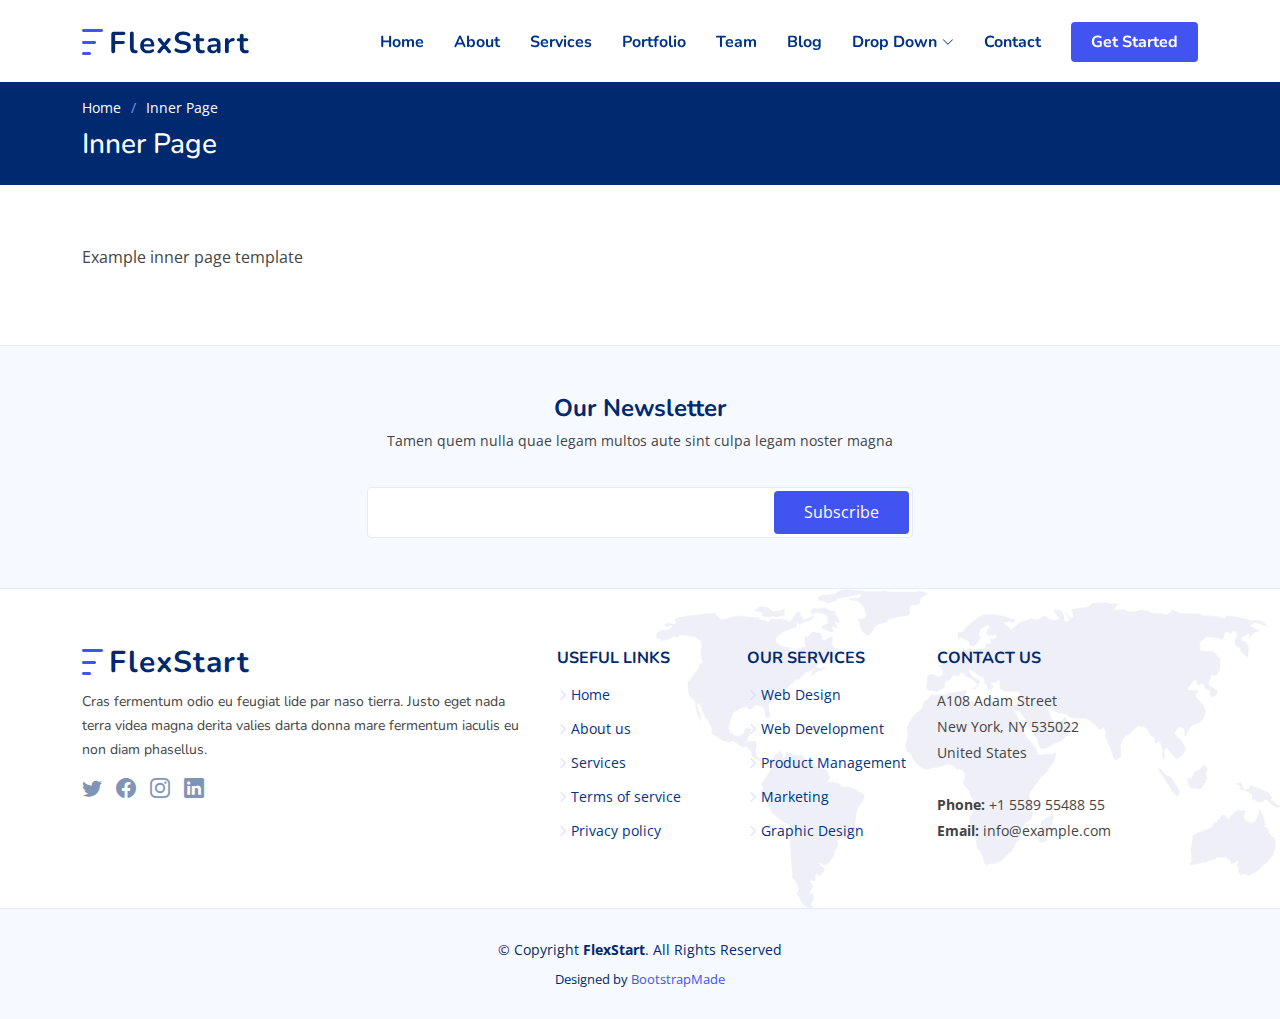
<file: inner-page.html>
<!DOCTYPE html>
<html lang="en">

<head>
  <meta charset="utf-8">
  <meta content="width=device-width, initial-scale=1.0" name="viewport">

  <title>Inner Page - FlexStart Bootstrap Template</title>
  <meta content="" name="description">
  <meta content="" name="keywords">

  <!-- Favicons -->
  <link href="assets/img/favicon.png" rel="icon">
  <link href="assets/img/apple-touch-icon.png" rel="apple-touch-icon">

  <!-- Google Fonts -->
  <link href="https://fonts.googleapis.com/css?family=Open+Sans:300,300i,400,400i,600,600i,700,700i|Nunito:300,300i,400,400i,600,600i,700,700i|Poppins:300,300i,400,400i,500,500i,600,600i,700,700i" rel="stylesheet">

  <!-- Vendor CSS Files -->
  <link href="assets/vendor/aos/aos.css" rel="stylesheet">
  <link href="assets/vendor/bootstrap/css/bootstrap.min.css" rel="stylesheet">
  <link href="assets/vendor/bootstrap-icons/bootstrap-icons.css" rel="stylesheet">
  <link href="assets/vendor/glightbox/css/glightbox.min.css" rel="stylesheet">
  <link href="assets/vendor/remixicon/remixicon.css" rel="stylesheet">
  <link href="assets/vendor/swiper/swiper-bundle.min.css" rel="stylesheet">

  <!-- Template Main CSS File -->
  <link href="assets/css/style.css" rel="stylesheet">

  <!-- =======================================================
  * Template Name: FlexStart - v1.9.0
  * Template URL: https://bootstrapmade.com/flexstart-bootstrap-startup-template/
  * Author: BootstrapMade.com
  * License: https://bootstrapmade.com/license/
  ======================================================== -->
</head>

<body>

  <!-- ======= Header ======= -->
  <header id="header" class="header fixed-top">
    <div class="container-fluid container-xl d-flex align-items-center justify-content-between">

      <a href="index.html" class="logo d-flex align-items-center">
        <img src="assets/img/logo.png" alt="">
        <span>FlexStart</span>
      </a>

      <nav id="navbar" class="navbar">
        <ul>
          <li><a class="nav-link scrollto " href="#hero">Home</a></li>
          <li><a class="nav-link scrollto" href="#about">About</a></li>
          <li><a class="nav-link scrollto" href="#services">Services</a></li>
          <li><a class="nav-link scrollto" href="#portfolio">Portfolio</a></li>
          <li><a class="nav-link scrollto" href="#team">Team</a></li>
          <li><a href="blog.html">Blog</a></li>
          <li class="dropdown"><a href="#"><span>Drop Down</span> <i class="bi bi-chevron-down"></i></a>
            <ul>
              <li><a href="#">Drop Down 1</a></li>
              <li class="dropdown"><a href="#"><span>Deep Drop Down</span> <i class="bi bi-chevron-right"></i></a>
                <ul>
                  <li><a href="#">Deep Drop Down 1</a></li>
                  <li><a href="#">Deep Drop Down 2</a></li>
                  <li><a href="#">Deep Drop Down 3</a></li>
                  <li><a href="#">Deep Drop Down 4</a></li>
                  <li><a href="#">Deep Drop Down 5</a></li>
                </ul>
              </li>
              <li><a href="#">Drop Down 2</a></li>
              <li><a href="#">Drop Down 3</a></li>
              <li><a href="#">Drop Down 4</a></li>
            </ul>
          </li>
          <li><a class="nav-link scrollto" href="#contact">Contact</a></li>
          <li><a class="getstarted scrollto" href="#about">Get Started</a></li>
        </ul>
        <i class="bi bi-list mobile-nav-toggle"></i>
      </nav><!-- .navbar -->

    </div>
  </header><!-- End Header -->

  <main id="main">

    <!-- ======= Breadcrumbs ======= -->
    <section class="breadcrumbs">
      <div class="container">

        <ol>
          <li><a href="index.html">Home</a></li>
          <li>Inner Page</li>
        </ol>
        <h2>Inner Page</h2>

      </div>
    </section><!-- End Breadcrumbs -->

    <section class="inner-page">
      <div class="container">
        <p>
          Example inner page template
        </p>
      </div>
    </section>

  </main><!-- End #main -->

  <!-- ======= Footer ======= -->
  <footer id="footer" class="footer">

    <div class="footer-newsletter">
      <div class="container">
        <div class="row justify-content-center">
          <div class="col-lg-12 text-center">
            <h4>Our Newsletter</h4>
            <p>Tamen quem nulla quae legam multos aute sint culpa legam noster magna</p>
          </div>
          <div class="col-lg-6">
            <form action="" method="post">
              <input type="email" name="email"><input type="submit" value="Subscribe">
            </form>
          </div>
        </div>
      </div>
    </div>

    <div class="footer-top">
      <div class="container">
        <div class="row gy-4">
          <div class="col-lg-5 col-md-12 footer-info">
            <a href="index.html" class="logo d-flex align-items-center">
              <img src="assets/img/logo.png" alt="">
              <span>FlexStart</span>
            </a>
            <p>Cras fermentum odio eu feugiat lide par naso tierra. Justo eget nada terra videa magna derita valies darta donna mare fermentum iaculis eu non diam phasellus.</p>
            <div class="social-links mt-3">
              <a href="#" class="twitter"><i class="bi bi-twitter"></i></a>
              <a href="#" class="facebook"><i class="bi bi-facebook"></i></a>
              <a href="#" class="instagram"><i class="bi bi-instagram"></i></a>
              <a href="#" class="linkedin"><i class="bi bi-linkedin"></i></a>
            </div>
          </div>

          <div class="col-lg-2 col-6 footer-links">
            <h4>Useful Links</h4>
            <ul>
              <li><i class="bi bi-chevron-right"></i> <a href="#">Home</a></li>
              <li><i class="bi bi-chevron-right"></i> <a href="#">About us</a></li>
              <li><i class="bi bi-chevron-right"></i> <a href="#">Services</a></li>
              <li><i class="bi bi-chevron-right"></i> <a href="#">Terms of service</a></li>
              <li><i class="bi bi-chevron-right"></i> <a href="#">Privacy policy</a></li>
            </ul>
          </div>

          <div class="col-lg-2 col-6 footer-links">
            <h4>Our Services</h4>
            <ul>
              <li><i class="bi bi-chevron-right"></i> <a href="#">Web Design</a></li>
              <li><i class="bi bi-chevron-right"></i> <a href="#">Web Development</a></li>
              <li><i class="bi bi-chevron-right"></i> <a href="#">Product Management</a></li>
              <li><i class="bi bi-chevron-right"></i> <a href="#">Marketing</a></li>
              <li><i class="bi bi-chevron-right"></i> <a href="#">Graphic Design</a></li>
            </ul>
          </div>

          <div class="col-lg-3 col-md-12 footer-contact text-center text-md-start">
            <h4>Contact Us</h4>
            <p>
              A108 Adam Street <br>
              New York, NY 535022<br>
              United States <br><br>
              <strong>Phone:</strong> +1 5589 55488 55<br>
              <strong>Email:</strong> info@example.com<br>
            </p>

          </div>

        </div>
      </div>
    </div>

    <div class="container">
      <div class="copyright">
        &copy; Copyright <strong><span>FlexStart</span></strong>. All Rights Reserved
      </div>
      <div class="credits">
        <!-- All the links in the footer should remain intact. -->
        <!-- You can delete the links only if you purchased the pro version. -->
        <!-- Licensing information: https://bootstrapmade.com/license/ -->
        <!-- Purchase the pro version with working PHP/AJAX contact form: https://bootstrapmade.com/flexstart-bootstrap-startup-template/ -->
        Designed by <a href="https://bootstrapmade.com/">BootstrapMade</a>
      </div>
    </div>
  </footer><!-- End Footer -->

  <a href="#" class="back-to-top d-flex align-items-center justify-content-center"><i class="bi bi-arrow-up-short"></i></a>

  <!-- Vendor JS Files -->
  <script src="assets/vendor/purecounter/purecounter.js"></script>
  <script src="assets/vendor/aos/aos.js"></script>
  <script src="assets/vendor/bootstrap/js/bootstrap.bundle.min.js"></script>
  <script src="assets/vendor/glightbox/js/glightbox.min.js"></script>
  <script src="assets/vendor/isotope-layout/isotope.pkgd.min.js"></script>
  <script src="assets/vendor/swiper/swiper-bundle.min.js"></script>
  <script src="assets/vendor/php-email-form/validate.js"></script>

  <!-- Template Main JS File -->
  <script src="assets/js/main.js"></script>

</body>

</html>
</file>
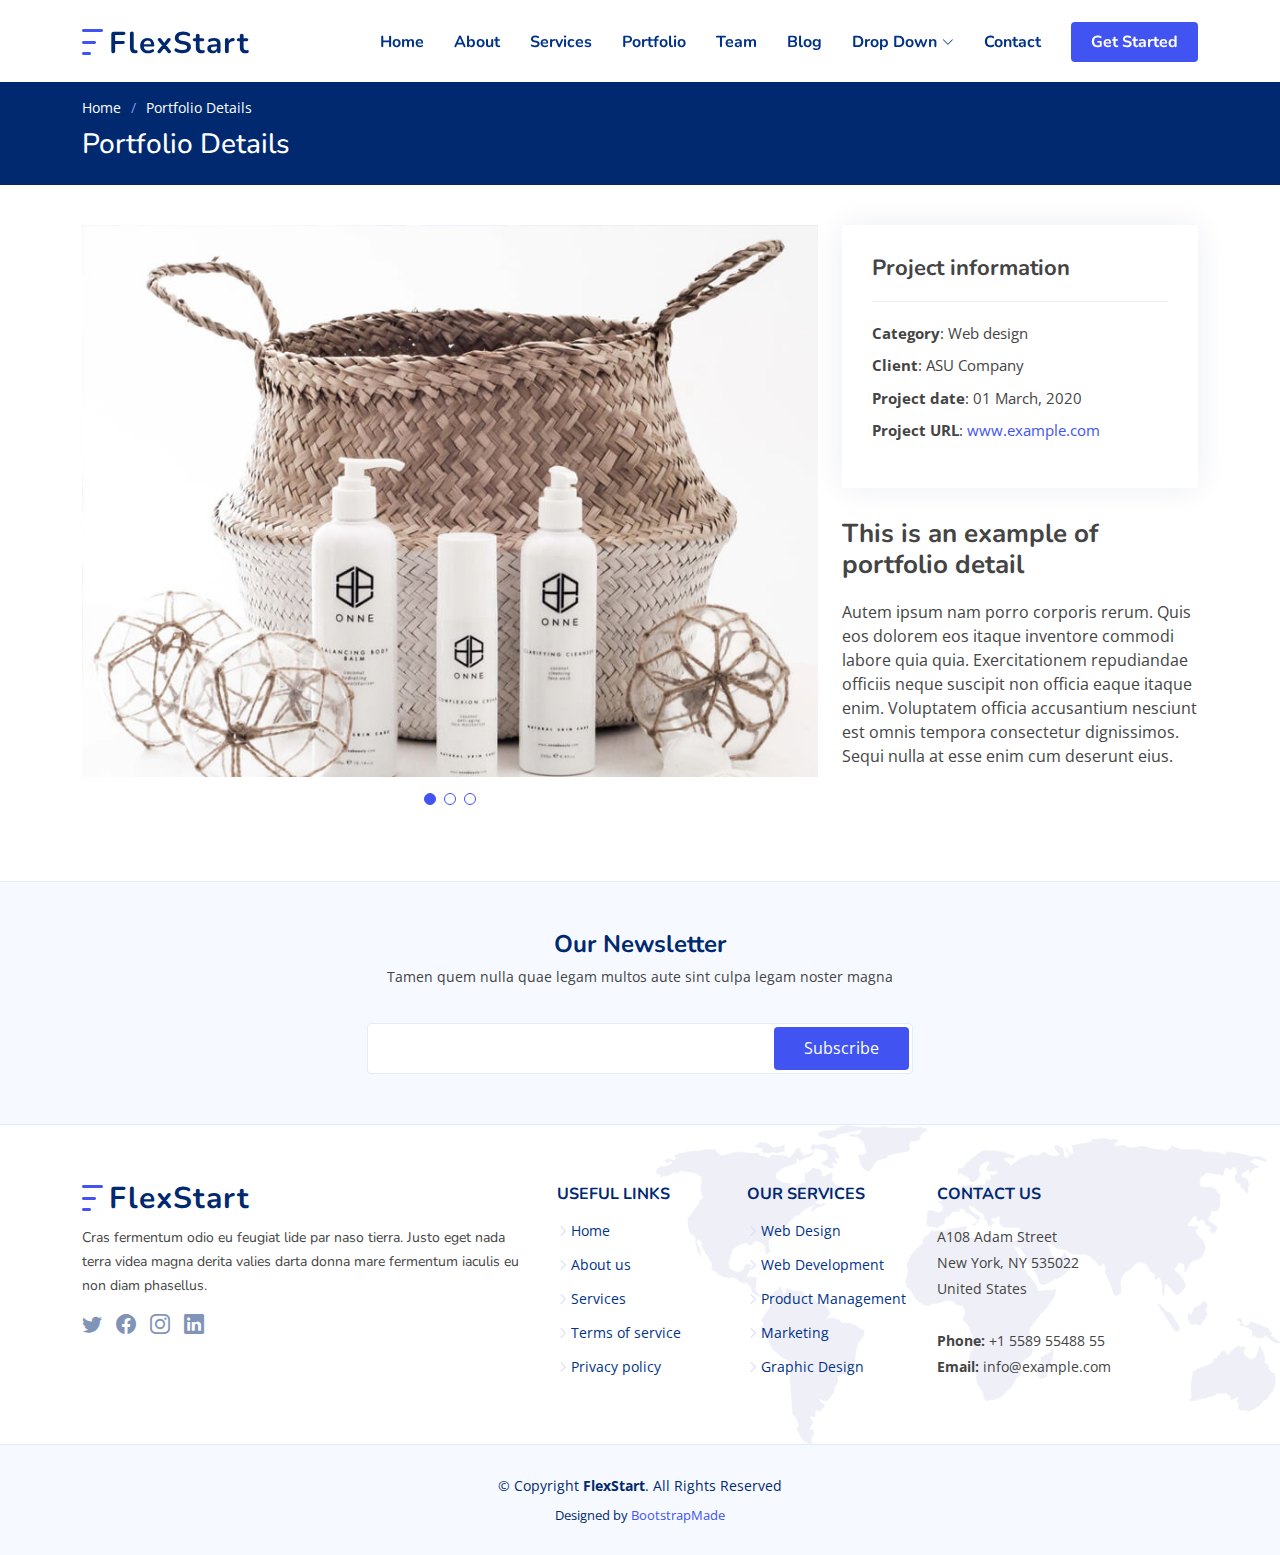
<file: portfolio-details.html>
<!DOCTYPE html>
<html lang="en">

<head>
  <meta charset="utf-8">
  <meta content="width=device-width, initial-scale=1.0" name="viewport">

  <title>Portfolio Details - FlexStart Bootstrap Template</title>
  <meta content="" name="description">
  <meta content="" name="keywords">

  <!-- Favicons -->
  <link href="assets/img/favicon.png" rel="icon">
  <link href="assets/img/apple-touch-icon.png" rel="apple-touch-icon">

  <!-- Google Fonts -->
  <link href="https://fonts.googleapis.com/css?family=Open+Sans:300,300i,400,400i,600,600i,700,700i|Nunito:300,300i,400,400i,600,600i,700,700i|Poppins:300,300i,400,400i,500,500i,600,600i,700,700i" rel="stylesheet">

  <!-- Vendor CSS Files -->
  <link href="assets/vendor/aos/aos.css" rel="stylesheet">
  <link href="assets/vendor/bootstrap/css/bootstrap.min.css" rel="stylesheet">
  <link href="assets/vendor/bootstrap-icons/bootstrap-icons.css" rel="stylesheet">
  <link href="assets/vendor/glightbox/css/glightbox.min.css" rel="stylesheet">
  <link href="assets/vendor/remixicon/remixicon.css" rel="stylesheet">
  <link href="assets/vendor/swiper/swiper-bundle.min.css" rel="stylesheet">

  <!-- Template Main CSS File -->
  <link href="assets/css/style.css" rel="stylesheet">

  <!-- =======================================================
  * Template Name: FlexStart - v1.9.0
  * Template URL: https://bootstrapmade.com/flexstart-bootstrap-startup-template/
  * Author: BootstrapMade.com
  * License: https://bootstrapmade.com/license/
  ======================================================== -->
</head>

<body>

  <!-- ======= Header ======= -->
  <header id="header" class="header fixed-top">
    <div class="container-fluid container-xl d-flex align-items-center justify-content-between">

      <a href="index.html" class="logo d-flex align-items-center">
        <img src="assets/img/logo.png" alt="">
        <span>FlexStart</span>
      </a>

      <nav id="navbar" class="navbar">
        <ul>
          <li><a class="nav-link scrollto " href="#hero">Home</a></li>
          <li><a class="nav-link scrollto" href="#about">About</a></li>
          <li><a class="nav-link scrollto" href="#services">Services</a></li>
          <li><a class="nav-link scrollto" href="#portfolio">Portfolio</a></li>
          <li><a class="nav-link scrollto" href="#team">Team</a></li>
          <li><a href="blog.html">Blog</a></li>
          <li class="dropdown"><a href="#"><span>Drop Down</span> <i class="bi bi-chevron-down"></i></a>
            <ul>
              <li><a href="#">Drop Down 1</a></li>
              <li class="dropdown"><a href="#"><span>Deep Drop Down</span> <i class="bi bi-chevron-right"></i></a>
                <ul>
                  <li><a href="#">Deep Drop Down 1</a></li>
                  <li><a href="#">Deep Drop Down 2</a></li>
                  <li><a href="#">Deep Drop Down 3</a></li>
                  <li><a href="#">Deep Drop Down 4</a></li>
                  <li><a href="#">Deep Drop Down 5</a></li>
                </ul>
              </li>
              <li><a href="#">Drop Down 2</a></li>
              <li><a href="#">Drop Down 3</a></li>
              <li><a href="#">Drop Down 4</a></li>
            </ul>
          </li>
          <li><a class="nav-link scrollto" href="#contact">Contact</a></li>
          <li><a class="getstarted scrollto" href="#about">Get Started</a></li>
        </ul>
        <i class="bi bi-list mobile-nav-toggle"></i>
      </nav><!-- .navbar -->

    </div>
  </header><!-- End Header -->

  <main id="main">

    <!-- ======= Breadcrumbs ======= -->
    <section class="breadcrumbs">
      <div class="container">

        <ol>
          <li><a href="index.html">Home</a></li>
          <li>Portfolio Details</li>
        </ol>
        <h2>Portfolio Details</h2>

      </div>
    </section><!-- End Breadcrumbs -->

    <!-- ======= Portfolio Details Section ======= -->
    <section id="portfolio-details" class="portfolio-details">
      <div class="container">

        <div class="row gy-4">

          <div class="col-lg-8">
            <div class="portfolio-details-slider swiper">
              <div class="swiper-wrapper align-items-center">

                <div class="swiper-slide">
                  <img src="assets/img/portfolio/portfolio-1.jpg" alt="">
                </div>

                <div class="swiper-slide">
                  <img src="assets/img/portfolio/portfolio-2.jpg" alt="">
                </div>

                <div class="swiper-slide">
                  <img src="assets/img/portfolio/portfolio-3.jpg" alt="">
                </div>

              </div>
              <div class="swiper-pagination"></div>
            </div>
          </div>

          <div class="col-lg-4">
            <div class="portfolio-info">
              <h3>Project information</h3>
              <ul>
                <li><strong>Category</strong>: Web design</li>
                <li><strong>Client</strong>: ASU Company</li>
                <li><strong>Project date</strong>: 01 March, 2020</li>
                <li><strong>Project URL</strong>: <a href="#">www.example.com</a></li>
              </ul>
            </div>
            <div class="portfolio-description">
              <h2>This is an example of portfolio detail</h2>
              <p>
                Autem ipsum nam porro corporis rerum. Quis eos dolorem eos itaque inventore commodi labore quia quia. Exercitationem repudiandae officiis neque suscipit non officia eaque itaque enim. Voluptatem officia accusantium nesciunt est omnis tempora consectetur dignissimos. Sequi nulla at esse enim cum deserunt eius.
              </p>
            </div>
          </div>

        </div>

      </div>
    </section><!-- End Portfolio Details Section -->

  </main><!-- End #main -->

  <!-- ======= Footer ======= -->
  <footer id="footer" class="footer">

    <div class="footer-newsletter">
      <div class="container">
        <div class="row justify-content-center">
          <div class="col-lg-12 text-center">
            <h4>Our Newsletter</h4>
            <p>Tamen quem nulla quae legam multos aute sint culpa legam noster magna</p>
          </div>
          <div class="col-lg-6">
            <form action="" method="post">
              <input type="email" name="email"><input type="submit" value="Subscribe">
            </form>
          </div>
        </div>
      </div>
    </div>

    <div class="footer-top">
      <div class="container">
        <div class="row gy-4">
          <div class="col-lg-5 col-md-12 footer-info">
            <a href="index.html" class="logo d-flex align-items-center">
              <img src="assets/img/logo.png" alt="">
              <span>FlexStart</span>
            </a>
            <p>Cras fermentum odio eu feugiat lide par naso tierra. Justo eget nada terra videa magna derita valies darta donna mare fermentum iaculis eu non diam phasellus.</p>
            <div class="social-links mt-3">
              <a href="#" class="twitter"><i class="bi bi-twitter"></i></a>
              <a href="#" class="facebook"><i class="bi bi-facebook"></i></a>
              <a href="#" class="instagram"><i class="bi bi-instagram"></i></a>
              <a href="#" class="linkedin"><i class="bi bi-linkedin"></i></a>
            </div>
          </div>

          <div class="col-lg-2 col-6 footer-links">
            <h4>Useful Links</h4>
            <ul>
              <li><i class="bi bi-chevron-right"></i> <a href="#">Home</a></li>
              <li><i class="bi bi-chevron-right"></i> <a href="#">About us</a></li>
              <li><i class="bi bi-chevron-right"></i> <a href="#">Services</a></li>
              <li><i class="bi bi-chevron-right"></i> <a href="#">Terms of service</a></li>
              <li><i class="bi bi-chevron-right"></i> <a href="#">Privacy policy</a></li>
            </ul>
          </div>

          <div class="col-lg-2 col-6 footer-links">
            <h4>Our Services</h4>
            <ul>
              <li><i class="bi bi-chevron-right"></i> <a href="#">Web Design</a></li>
              <li><i class="bi bi-chevron-right"></i> <a href="#">Web Development</a></li>
              <li><i class="bi bi-chevron-right"></i> <a href="#">Product Management</a></li>
              <li><i class="bi bi-chevron-right"></i> <a href="#">Marketing</a></li>
              <li><i class="bi bi-chevron-right"></i> <a href="#">Graphic Design</a></li>
            </ul>
          </div>

          <div class="col-lg-3 col-md-12 footer-contact text-center text-md-start">
            <h4>Contact Us</h4>
            <p>
              A108 Adam Street <br>
              New York, NY 535022<br>
              United States <br><br>
              <strong>Phone:</strong> +1 5589 55488 55<br>
              <strong>Email:</strong> info@example.com<br>
            </p>

          </div>

        </div>
      </div>
    </div>

    <div class="container">
      <div class="copyright">
        &copy; Copyright <strong><span>FlexStart</span></strong>. All Rights Reserved
      </div>
      <div class="credits">
        <!-- All the links in the footer should remain intact. -->
        <!-- You can delete the links only if you purchased the pro version. -->
        <!-- Licensing information: https://bootstrapmade.com/license/ -->
        <!-- Purchase the pro version with working PHP/AJAX contact form: https://bootstrapmade.com/flexstart-bootstrap-startup-template/ -->
        Designed by <a href="https://bootstrapmade.com/">BootstrapMade</a>
      </div>
    </div>
  </footer><!-- End Footer -->

  <a href="#" class="back-to-top d-flex align-items-center justify-content-center"><i class="bi bi-arrow-up-short"></i></a>

  <!-- Vendor JS Files -->
  <script src="assets/vendor/purecounter/purecounter.js"></script>
  <script src="assets/vendor/aos/aos.js"></script>
  <script src="assets/vendor/bootstrap/js/bootstrap.bundle.min.js"></script>
  <script src="assets/vendor/glightbox/js/glightbox.min.js"></script>
  <script src="assets/vendor/isotope-layout/isotope.pkgd.min.js"></script>
  <script src="assets/vendor/swiper/swiper-bundle.min.js"></script>
  <script src="assets/vendor/php-email-form/validate.js"></script>

  <!-- Template Main JS File -->
  <script src="assets/js/main.js"></script>

</body>

</html>
</file>
<file: assets/css/style.css>
/**
* Template Name: FlexStart - v1.9.0
* Template URL: https://bootstrapmade.com/flexstart-bootstrap-startup-template/
* Author: BootstrapMade.com
* License: https://bootstrapmade.com/license/
*/

/*--------------------------------------------------------------
# General
--------------------------------------------------------------*/
:root {
  scroll-behavior: smooth;
}

body {
  font-family: "Open Sans", sans-serif;
  color: #444444;
}

a {
  color: #4154f1;
  text-decoration: none;
}

a:hover {
  color: #717ff5;
  text-decoration: none;
}

h1, h2, h3, h4, h5, h6 {
  font-family: "Nunito", sans-serif;
}

/*--------------------------------------------------------------
# Sections
--------------------------------------------------------------*/
section {
  padding: 60px 0;
  overflow: hidden;
}

.section-header {
  text-align: center;
  padding-bottom: 40px;
}
.section-header h2 {
  font-size: 13px;
  letter-spacing: 1px;
  font-weight: 700;
  margin: 0;
  color: #4154f1;
  text-transform: uppercase;
}
.section-header p {
  margin: 10px 0 0 0;
  padding: 0;
  font-size: 38px;
  line-height: 42px;
  font-weight: 700;
  color: #012970;
}
@media (max-width: 768px) {
  .section-header p {
    font-size: 28px;
    line-height: 32px;
  }
}

/*--------------------------------------------------------------
# Breadcrumbs
--------------------------------------------------------------*/
.breadcrumbs {
  padding: 15px 0;
  background: #012970;
  min-height: 40px;
  margin-top: 82px;
  color: #fff;
}
@media (max-width: 992px) {
  .breadcrumbs {
    margin-top: 57px;
  }
}
.breadcrumbs h2 {
  font-size: 28px;
  font-weight: 500;
}
.breadcrumbs ol {
  display: flex;
  flex-wrap: wrap;
  list-style: none;
  padding: 0 0 10px 0;
  margin: 0;
  font-size: 14px;
}
.breadcrumbs ol a {
  color: #fff;
  transition: 0.3s;
}
.breadcrumbs ol a:hover {
  text-decoration: underline;
}
.breadcrumbs ol li + li {
  padding-left: 10px;
}
.breadcrumbs ol li + li::before {
  display: inline-block;
  padding-right: 10px;
  color: #8894f6;
  content: "/";
}

/*--------------------------------------------------------------
# Back to top button
--------------------------------------------------------------*/
.back-to-top {
  position: fixed;
  visibility: hidden;
  opacity: 0;
  right: 15px;
  bottom: 15px;
  z-index: 99999;
  background: #4154f1;
  width: 40px;
  height: 40px;
  border-radius: 4px;
  transition: all 0.4s;
}
.back-to-top i {
  font-size: 24px;
  color: #fff;
  line-height: 0;
}
.back-to-top:hover {
  background: #6776f4;
  color: #fff;
}
.back-to-top.active {
  visibility: visible;
  opacity: 1;
}

/*--------------------------------------------------------------
# Disable aos animation delay on mobile devices
--------------------------------------------------------------*/
@media screen and (max-width: 768px) {
  [data-aos-delay] {
    transition-delay: 0 !important;
  }
}
/*--------------------------------------------------------------
# Header
--------------------------------------------------------------*/
.header {
  transition: all 0.5s;
  z-index: 997;
  padding: 20px 0;
}
.header.header-scrolled {
  background: #fff;
  padding: 15px 0;
  box-shadow: 0px 2px 20px rgba(1, 41, 112, 0.1);
}
.header .logo {
  line-height: 0;
}
.header .logo img {
  max-height: 40px;
  margin-right: 6px;
}
.header .logo span {
  font-size: 30px;
  font-weight: 700;
  letter-spacing: 1px;
  color: #012970;
  font-family: "Nunito", sans-serif;
  margin-top: 3px;
}

/*--------------------------------------------------------------
# Navigation Menu
--------------------------------------------------------------*/
/**
* Desktop Navigation 
*/
.navbar {
  padding: 0;
}
.navbar ul {
  margin: 0;
  padding: 0;
  display: flex;
  list-style: none;
  align-items: center;
}
.navbar li {
  position: relative;
}
.navbar a, .navbar a:focus {
  display: flex;
  align-items: center;
  justify-content: space-between;
  padding: 10px 0 10px 30px;
  font-family: "Nunito", sans-serif;
  font-size: 16px;
  font-weight: 700;
  color: #013289;
  white-space: nowrap;
  transition: 0.3s;
}
.navbar a i, .navbar a:focus i {
  font-size: 12px;
  line-height: 0;
  margin-left: 5px;
}
.navbar a:hover, .navbar .active, .navbar .active:focus, .navbar li:hover > a {
  color: #4154f1;
}
.navbar .getstarted, .navbar .getstarted:focus {
  background: #4154f1;
  padding: 8px 20px;
  margin-left: 30px;
  border-radius: 4px;
  color: #fff;
}
.navbar .getstarted:hover, .navbar .getstarted:focus:hover {
  color: #fff;
  background: #5969f3;
}
.navbar .dropdown ul {
  display: block;
  position: absolute;
  left: 14px;
  top: calc(100% + 30px);
  margin: 0;
  padding: 10px 0;
  z-index: 99;
  opacity: 0;
  visibility: hidden;
  background: #fff;
  box-shadow: 0px 0px 30px rgba(127, 137, 161, 0.25);
  transition: 0.3s;
  border-radius: 4px;
}
.navbar .dropdown ul li {
  min-width: 200px;
}
.navbar .dropdown ul a {
  padding: 10px 20px;
  font-size: 15px;
  text-transform: none;
  font-weight: 600;
}
.navbar .dropdown ul a i {
  font-size: 12px;
}
.navbar .dropdown ul a:hover, .navbar .dropdown ul .active:hover, .navbar .dropdown ul li:hover > a {
  color: #4154f1;
}
.navbar .dropdown:hover > ul {
  opacity: 1;
  top: 100%;
  visibility: visible;
}
.navbar .dropdown .dropdown ul {
  top: 0;
  left: calc(100% - 30px);
  visibility: hidden;
}
.navbar .dropdown .dropdown:hover > ul {
  opacity: 1;
  top: 0;
  left: 100%;
  visibility: visible;
}
@media (max-width: 1366px) {
  .navbar .dropdown .dropdown ul {
    left: -90%;
  }
  .navbar .dropdown .dropdown:hover > ul {
    left: -100%;
  }
}

/**
* Mobile Navigation 
*/
.mobile-nav-toggle {
  color: #012970;
  font-size: 28px;
  cursor: pointer;
  display: none;
  line-height: 0;
  transition: 0.5s;
}
.mobile-nav-toggle.bi-x {
  color: #fff;
}

@media (max-width: 991px) {
  .mobile-nav-toggle {
    display: block;
  }

  .navbar ul {
    display: none;
  }
}
.navbar-mobile {
  position: fixed;
  overflow: hidden;
  top: 0;
  right: 0;
  left: 0;
  bottom: 0;
  background: rgba(1, 22, 61, 0.9);
  transition: 0.3s;
}
.navbar-mobile .mobile-nav-toggle {
  position: absolute;
  top: 15px;
  right: 15px;
}
.navbar-mobile ul {
  display: block;
  position: absolute;
  top: 55px;
  right: 15px;
  bottom: 15px;
  left: 15px;
  padding: 10px 0;
  border-radius: 10px;
  background-color: #fff;
  overflow-y: auto;
  transition: 0.3s;
}
.navbar-mobile a, .navbar-mobile a:focus {
  padding: 10px 20px;
  font-size: 15px;
  color: #012970;
}
.navbar-mobile a:hover, .navbar-mobile .active, .navbar-mobile li:hover > a {
  color: #4154f1;
}
.navbar-mobile .getstarted, .navbar-mobile .getstarted:focus {
  margin: 15px;
}
.navbar-mobile .dropdown ul {
  position: static;
  display: none;
  margin: 10px 20px;
  padding: 10px 0;
  z-index: 99;
  opacity: 1;
  visibility: visible;
  background: #fff;
  box-shadow: 0px 0px 30px rgba(127, 137, 161, 0.25);
}
.navbar-mobile .dropdown ul li {
  min-width: 200px;
}
.navbar-mobile .dropdown ul a {
  padding: 10px 20px;
}
.navbar-mobile .dropdown ul a i {
  font-size: 12px;
}
.navbar-mobile .dropdown ul a:hover, .navbar-mobile .dropdown ul .active:hover, .navbar-mobile .dropdown ul li:hover > a {
  color: #4154f1;
}
.navbar-mobile .dropdown > .dropdown-active {
  display: block;
}

/*--------------------------------------------------------------
# Hero Section
--------------------------------------------------------------*/
.hero {
  width: 100%;
  height: 100vh;
  background: url(../img/hero-bg.png) top center no-repeat;
  background-size: cover;
}
.hero h1 {
  margin: 0;
  font-size: 48px;
  font-weight: 700;
  color: #012970;
}
.hero h2 {
  color: #444444;
  margin: 15px 0 0 0;
  font-size: 26px;
}
.hero .btn-get-started {
  margin-top: 30px;
  line-height: 0;
  padding: 15px 40px;
  border-radius: 4px;
  transition: 0.5s;
  color: #fff;
  background: #4154f1;
  box-shadow: 0px 5px 30px rgba(65, 84, 241, 0.4);
}
.hero .btn-get-started span {
  font-family: "Nunito", sans-serif;
  font-weight: 600;
  font-size: 16px;
  letter-spacing: 1px;
}
.hero .btn-get-started i {
  margin-left: 5px;
  font-size: 18px;
  transition: 0.3s;
}
.hero .btn-get-started:hover i {
  transform: translateX(5px);
}
.hero .hero-img {
  text-align: right;
}
@media (min-width: 1024px) {
  .hero {
    background-attachment: fixed;
  }
}
@media (max-width: 991px) {
  .hero {
    height: auto;
    padding: 120px 0 60px 0;
  }
  .hero .hero-img {
    text-align: center;
    margin-top: 80px;
  }
  .hero .hero-img img {
    width: 80%;
  }
}
@media (max-width: 768px) {
  .hero {
    text-align: center;
  }
  .hero h1 {
    font-size: 32px;
  }
  .hero h2 {
    font-size: 24px;
  }
  .hero .hero-img img {
    width: 100%;
  }
}

/*--------------------------------------------------------------
# Index Page
--------------------------------------------------------------*/
/*--------------------------------------------------------------
# About
--------------------------------------------------------------*/
.about .content {
  background-color: #f6f9ff;
  padding: 40px;
}
.about h3 {
  font-size: 14px;
  font-weight: 700;
  color: #4154f1;
  text-transform: uppercase;
}
.about h2 {
  font-size: 24px;
  font-weight: 700;
  color: #012970;
}
.about p {
  margin: 15px 0 30px 0;
  line-height: 24px;
}
.about .btn-read-more {
  line-height: 0;
  padding: 15px 40px;
  border-radius: 4px;
  transition: 0.5s;
  color: #fff;
  background: #4154f1;
  box-shadow: 0px 5px 25px rgba(65, 84, 241, 0.3);
}
.about .btn-read-more span {
  font-family: "Nunito", sans-serif;
  font-weight: 600;
  font-size: 16px;
  letter-spacing: 1px;
}
.about .btn-read-more i {
  margin-left: 5px;
  font-size: 18px;
  transition: 0.3s;
}
.about .btn-read-more:hover i {
  transform: translateX(5px);
}

/*--------------------------------------------------------------
# Values
--------------------------------------------------------------*/
.values .box {
  padding: 30px;
  box-shadow: 0px 0 5px rgba(1, 41, 112, 0.08);
  text-align: center;
  transition: 0.3s;
  height: 100%;
}
.values .box img {
  padding: 30px 50px;
  transition: 0.5s;
  transform: scale(1.1);
}
.values .box h3 {
  font-size: 24px;
  color: #012970;
  font-weight: 700;
  margin-bottom: 18px;
}
.values .box:hover {
  box-shadow: 0px 0 30px rgba(1, 41, 112, 0.08);
}
.values .box:hover img {
  transform: scale(1);
}

/*--------------------------------------------------------------
# Counts
--------------------------------------------------------------*/
.counts {
  padding: 70px 0 60px;
}
.counts .count-box {
  display: flex;
  align-items: center;
  padding: 30px;
  width: 100%;
  background: #fff;
  box-shadow: 0px 0 30px rgba(1, 41, 112, 0.08);
}
.counts .count-box i {
  font-size: 42px;
  line-height: 0;
  margin-right: 20px;
  color: #4154f1;
}
.counts .count-box span {
  font-size: 36px;
  display: block;
  font-weight: 600;
  color: #0b198f;
}
.counts .count-box p {
  padding: 0;
  margin: 0;
  font-family: "Nunito", sans-serif;
  font-size: 14px;
}

/*--------------------------------------------------------------
# Features
--------------------------------------------------------------*/
.features .feature-box {
  padding: 24px 20px;
  box-shadow: 0px 0 30px rgba(1, 41, 112, 0.08);
  transition: 0.3s;
  height: 100%;
}
.features .feature-box h3 {
  font-size: 18px;
  color: #012970;
  font-weight: 700;
  margin: 0;
}
.features .feature-box i {
  line-height: 0;
  background: #ecf3ff;
  padding: 4px;
  margin-right: 10px;
  font-size: 24px;
  border-radius: 3px;
  transition: 0.3s;
}
.features .feature-box:hover i {
  background: #4154f1;
  color: #fff;
}
.features .feture-tabs {
  margin-top: 120px;
}
.features .feture-tabs h3 {
  color: #012970;
  font-weight: 700;
  font-size: 32px;
  margin-bottom: 10px;
}
@media (max-width: 768px) {
  .features .feture-tabs h3 {
    font-size: 28px;
  }
}
.features .feture-tabs .nav-pills {
  border-bottom: 1px solid #eee;
}
.features .feture-tabs .nav-link {
  background: none;
  text-transform: uppercase;
  font-size: 15px;
  font-weight: 600;
  color: #012970;
  padding: 12px 0;
  margin-right: 25px;
  margin-bottom: -2px;
  border-radius: 0;
}
.features .feture-tabs .nav-link.active {
  color: #4154f1;
  border-bottom: 3px solid #4154f1;
}
.features .feture-tabs .tab-content h4 {
  font-size: 18px;
  margin: 0;
  font-weight: 700;
  color: #012970;
}
.features .feture-tabs .tab-content i {
  font-size: 24px;
  line-height: 0;
  margin-right: 8px;
  color: #4154f1;
}
.features .feature-icons {
  margin-top: 120px;
}
.features .feature-icons h3 {
  color: #012970;
  font-weight: 700;
  font-size: 32px;
  margin-bottom: 20px;
  text-align: center;
}
@media (max-width: 768px) {
  .features .feature-icons h3 {
    font-size: 28px;
  }
}
.features .feature-icons .content .icon-box {
  display: flex;
}
.features .feature-icons .content .icon-box h4 {
  font-size: 20px;
  font-weight: 700;
  margin: 0 0 10px 0;
  color: #012970;
}
.features .feature-icons .content .icon-box i {
  font-size: 44px;
  line-height: 44px;
  color: #0245bc;
  margin-right: 15px;
}
.features .feature-icons .content .icon-box p {
  font-size: 15px;
  color: #848484;
}

/*--------------------------------------------------------------
# Services
--------------------------------------------------------------*/
.services .service-box {
  box-shadow: 0px 0 30px rgba(1, 41, 112, 0.08);
  height: 100%;
  padding: 60px 30px;
  text-align: center;
  transition: 0.3s;
  border-radius: 5px;
}
.services .service-box .icon {
  font-size: 36px;
  padding: 40px 20px;
  border-radius: 4px;
  position: relative;
  margin-bottom: 25px;
  display: inline-block;
  line-height: 0;
  transition: 0.3s;
}
.services .service-box h3 {
  color: #444444;
  font-weight: 700;
}
.services .service-box .read-more {
  display: inline-flex;
  align-items: center;
  justify-content: center;
  font-weight: 600;
  font-size: 16px;
  padding: 8px 20px;
}
.services .service-box .read-more i {
  line-height: 0;
  margin-left: 5px;
  font-size: 18px;
}
.services .service-box.blue {
  border-bottom: 3px solid #2db6fa;
}
.services .service-box.blue .icon {
  color: #2db6fa;
  background: #dbf3fe;
}
.services .service-box.blue .read-more {
  color: #2db6fa;
}
.services .service-box.blue:hover {
  background: #2db6fa;
}
.services .service-box.orange {
  border-bottom: 3px solid #f68c09;
}
.services .service-box.orange .icon {
  color: #f68c09;
  background: #fde3c4;
}
.services .service-box.orange .read-more {
  color: #f68c09;
}
.services .service-box.orange:hover {
  background: #f68c09;
}
.services .service-box.green {
  border-bottom: 3px solid #08da4e;
}
.services .service-box.green .icon {
  color: #08da4e;
  background: #cffddf;
}
.services .service-box.green .read-more {
  color: #08da4e;
}
.services .service-box.green:hover {
  background: #08da4e;
}
.services .service-box.red {
  border-bottom: 3px solid #e9222c;
}
.services .service-box.red .icon {
  color: #e9222c;
  background: #fef7f8;
}
.services .service-box.red .read-more {
  color: #e9222c;
}
.services .service-box.red:hover {
  background: #e9222c;
}
.services .service-box.purple {
  border-bottom: 3px solid #b50edf;
}
.services .service-box.purple .icon {
  color: #b50edf;
  background: #f8e4fd;
}
.services .service-box.purple .read-more {
  color: #b50edf;
}
.services .service-box.purple:hover {
  background: #b50edf;
}
.services .service-box.pink {
  border-bottom: 3px solid #f51f9c;
}
.services .service-box.pink .icon {
  color: #f51f9c;
  background: #feecf7;
}
.services .service-box.pink .read-more {
  color: #f51f9c;
}
.services .service-box.pink:hover {
  background: #f51f9c;
}
.services .service-box:hover h3, .services .service-box:hover p, .services .service-box:hover .read-more {
  color: #fff;
}
.services .service-box:hover .icon {
  background: #fff;
}

/*--------------------------------------------------------------
# Pricing
--------------------------------------------------------------*/
.pricing .box {
  padding: 40px 20px;
  background: #fff;
  text-align: center;
  box-shadow: 0px 0 30px rgba(1, 41, 112, 0.08);
  border-radius: 4px;
  position: relative;
  overflow: hidden;
  transition: 0.3s;
}
.pricing .box:hover {
  transform: scale(1.1);
  box-shadow: 0px 0 30px rgba(1, 41, 112, 0.1);
}
.pricing h3 {
  font-weight: 700;
  font-size: 18px;
  margin-bottom: 15px;
}
.pricing .price {
  font-size: 36px;
  color: #444444;
  font-weight: 600;
  font-family: "Poppins", sans-serif;
}
.pricing .price sup {
  font-size: 20px;
  top: -15px;
  left: -3px;
}
.pricing .price span {
  color: #bababa;
  font-size: 16px;
  font-weight: 300;
}
.pricing img {
  padding: 30px 40px;
}
.pricing ul {
  padding: 0;
  list-style: none;
  color: #444444;
  text-align: center;
  line-height: 26px;
  font-size: 16px;
  margin-bottom: 25px;
}
.pricing ul li {
  padding-bottom: 10px;
}
.pricing ul .na {
  color: #ccc;
  text-decoration: line-through;
}
.pricing .btn-buy {
  display: inline-block;
  padding: 8px 40px 10px 40px;
  border-radius: 50px;
  color: #4154f1;
  transition: none;
  font-size: 16px;
  font-weight: 400;
  font-family: "Nunito", sans-serif;
  font-weight: 600;
  transition: 0.3s;
  border: 1px solid #4154f1;
}
.pricing .btn-buy:hover {
  background: #4154f1;
  color: #fff;
}
.pricing .featured {
  width: 200px;
  position: absolute;
  top: 18px;
  right: -68px;
  transform: rotate(45deg);
  z-index: 1;
  font-size: 14px;
  padding: 1px 0 3px 0;
  background: #4154f1;
  color: #fff;
}

/*--------------------------------------------------------------
# F.A.Q
--------------------------------------------------------------*/
.faq .accordion-collapse {
  border: 0;
}
.faq .accordion-button {
  padding: 15px 15px 20px 0;
  font-weight: 600;
  border: 0;
  font-size: 18px;
  color: #444444;
  text-align: left;
}
.faq .accordion-button:focus {
  box-shadow: none;
}
.faq .accordion-button:not(.collapsed) {
  background: none;
  color: #4154f1;
  border-bottom: 0;
}
.faq .accordion-body {
  padding: 0 0 25px 0;
  border: 0;
}

/*--------------------------------------------------------------
# Portfolio
--------------------------------------------------------------*/
.portfolio #portfolio-flters {
  padding: 0;
  margin: 0 auto 25px auto;
  list-style: none;
  text-align: center;
  background: white;
  border-radius: 50px;
  padding: 2px 15px;
}
.portfolio #portfolio-flters li {
  cursor: pointer;
  display: inline-block;
  padding: 8px 20px 10px 20px;
  font-size: 15px;
  font-weight: 600;
  line-height: 1;
  color: #444444;
  margin: 0 4px 8px 4px;
  transition: 0.3s;
  border-radius: 50px;
  border: 1px solid #fff;
}
.portfolio #portfolio-flters li:hover, .portfolio #portfolio-flters li.filter-active {
  color: #4154f1;
  border-color: #4154f1;
}
.portfolio #portfolio-flters li:last-child {
  margin-right: 0;
}
.portfolio .portfolio-wrap {
  transition: 0.3s;
  position: relative;
  overflow: hidden;
  z-index: 1;
  background: rgba(255, 255, 255, 0.75);
}
.portfolio .portfolio-wrap::before {
  content: "";
  background: rgba(255, 255, 255, 0.75);
  position: absolute;
  left: 30px;
  right: 30px;
  top: 30px;
  bottom: 30px;
  transition: all ease-in-out 0.3s;
  z-index: 2;
  opacity: 0;
}
.portfolio .portfolio-wrap img {
  transition: 1s;
}
.portfolio .portfolio-wrap .portfolio-info {
  opacity: 0;
  position: absolute;
  top: 0;
  left: 0;
  right: 0;
  bottom: 0;
  text-align: center;
  z-index: 3;
  transition: all ease-in-out 0.3s;
  display: flex;
  flex-direction: column;
  justify-content: center;
  align-items: center;
}
.portfolio .portfolio-wrap .portfolio-info::before {
  display: block;
  content: "";
  width: 48px;
  height: 48px;
  position: absolute;
  top: 35px;
  left: 35px;
  border-top: 3px solid rgba(1, 41, 112, 0.2);
  border-left: 3px solid rgba(1, 41, 112, 0.2);
  transition: all 0.5s ease 0s;
  z-index: 9994;
}
.portfolio .portfolio-wrap .portfolio-info::after {
  display: block;
  content: "";
  width: 48px;
  height: 48px;
  position: absolute;
  bottom: 35px;
  right: 35px;
  border-bottom: 3px solid rgba(1, 41, 112, 0.2);
  border-right: 3px solid rgba(1, 41, 112, 0.2);
  transition: all 0.5s ease 0s;
  z-index: 9994;
}
.portfolio .portfolio-wrap .portfolio-info h4 {
  font-size: 20px;
  color: #012970;
  font-weight: 700;
}
.portfolio .portfolio-wrap .portfolio-info p {
  color: #012970;
  font-weight: 600;
  font-size: 14px;
  text-transform: uppercase;
  padding: 0;
  margin: 0;
}
.portfolio .portfolio-wrap .portfolio-links {
  text-align: center;
  z-index: 4;
}
.portfolio .portfolio-wrap .portfolio-links a {
  color: #fff;
  background: #4154f1;
  margin: 10px 2px;
  width: 36px;
  height: 36px;
  display: inline-flex;
  align-items: center;
  justify-content: center;
  border-radius: 50%;
  transition: 0.3s;
}
.portfolio .portfolio-wrap .portfolio-links a i {
  font-size: 24px;
  line-height: 0;
}
.portfolio .portfolio-wrap .portfolio-links a:hover {
  background: #5969f3;
}
.portfolio .portfolio-wrap:hover img {
  transform: scale(1.1);
}
.portfolio .portfolio-wrap:hover::before {
  top: 0;
  left: 0;
  right: 0;
  bottom: 0;
  opacity: 1;
}
.portfolio .portfolio-wrap:hover .portfolio-info {
  opacity: 1;
}
.portfolio .portfolio-wrap:hover .portfolio-info::before {
  top: 15px;
  left: 15px;
}
.portfolio .portfolio-wrap:hover .portfolio-info::after {
  bottom: 15px;
  right: 15px;
}

/*--------------------------------------------------------------
# Portfolio Details
--------------------------------------------------------------*/
.portfolio-details {
  padding-top: 40px;
}
.portfolio-details .portfolio-details-slider img {
  width: 100%;
}
.portfolio-details .portfolio-details-slider .swiper-pagination {
  margin-top: 20px;
  position: relative;
}
.portfolio-details .portfolio-details-slider .swiper-pagination .swiper-pagination-bullet {
  width: 12px;
  height: 12px;
  background-color: #fff;
  opacity: 1;
  border: 1px solid #4154f1;
}
.portfolio-details .portfolio-details-slider .swiper-pagination .swiper-pagination-bullet-active {
  background-color: #4154f1;
}
.portfolio-details .portfolio-info {
  padding: 30px;
  box-shadow: 0px 0 30px rgba(1, 41, 112, 0.08);
}
.portfolio-details .portfolio-info h3 {
  font-size: 22px;
  font-weight: 700;
  margin-bottom: 20px;
  padding-bottom: 20px;
  border-bottom: 1px solid #eee;
}
.portfolio-details .portfolio-info ul {
  list-style: none;
  padding: 0;
  font-size: 15px;
}
.portfolio-details .portfolio-info ul li + li {
  margin-top: 10px;
}
.portfolio-details .portfolio-description {
  padding-top: 30px;
}
.portfolio-details .portfolio-description h2 {
  font-size: 26px;
  font-weight: 700;
  margin-bottom: 20px;
}
.portfolio-details .portfolio-description p {
  padding: 0;
}

/*--------------------------------------------------------------
# Testimonials
--------------------------------------------------------------*/
.testimonials .testimonial-item {
  box-sizing: content-box;
  padding: 30px;
  margin: 40px 30px;
  box-shadow: 0px 0 20px rgba(1, 41, 112, 0.1);
  background: #fff;
  min-height: 320px;
  display: flex;
  flex-direction: column;
  text-align: center;
  transition: 0.3s;
}
.testimonials .testimonial-item .stars {
  margin-bottom: 15px;
}
.testimonials .testimonial-item .stars i {
  color: #ffc107;
  margin: 0 1px;
}
.testimonials .testimonial-item .testimonial-img {
  width: 90px;
  border-radius: 50%;
  border: 4px solid #fff;
  margin: 0 auto;
}
.testimonials .testimonial-item h3 {
  font-size: 18px;
  font-weight: bold;
  margin: 10px 0 5px 0;
  color: #111;
}
.testimonials .testimonial-item h4 {
  font-size: 14px;
  color: #999;
  margin: 0;
}
.testimonials .testimonial-item p {
  font-style: italic;
  margin: 0 auto 15px auto;
}
.testimonials .swiper-pagination {
  margin-top: 20px;
  position: relative;
}
.testimonials .swiper-pagination .swiper-pagination-bullet {
  width: 12px;
  height: 12px;
  background-color: #fff;
  opacity: 1;
  border: 1px solid #4154f1;
}
.testimonials .swiper-pagination .swiper-pagination-bullet-active {
  background-color: #4154f1;
}
.testimonials .swiper-slide {
  opacity: 0.3;
}
@media (max-width: 1199px) {
  .testimonials .swiper-slide-active {
    opacity: 1;
  }
  .testimonials .swiper-pagination {
    margin-top: 0;
  }
}
@media (min-width: 1200px) {
  .testimonials .swiper-slide-next {
    opacity: 1;
    transform: scale(1.12);
  }
}

/*--------------------------------------------------------------
# Team
--------------------------------------------------------------*/
.team {
  background: #fff;
  padding: 60px 0;
}
.team .member {
  overflow: hidden;
  text-align: center;
  border-radius: 5px;
  background: #fff;
  box-shadow: 0px 0 30px rgba(1, 41, 112, 0.08);
  transition: 0.3s;
}
.team .member .member-img {
  position: relative;
  overflow: hidden;
}
.team .member .member-img:after {
  position: absolute;
  content: "";
  left: 0;
  bottom: 0;
  height: 100%;
  width: 100%;
  background: url(../img/team-shape.svg) no-repeat center bottom;
  background-size: contain;
  z-index: 1;
}
.team .member .social {
  position: absolute;
  right: -100%;
  top: 30px;
  opacity: 0;
  border-radius: 4px;
  transition: 0.5s;
  background: rgba(255, 255, 255, 0.3);
  z-index: 2;
}
.team .member .social a {
  transition: color 0.3s;
  color: rgba(1, 41, 112, 0.5);
  margin: 15px 12px;
  display: block;
  line-height: 0;
  text-align: center;
}
.team .member .social a:hover {
  color: rgba(1, 41, 112, 0.8);
}
.team .member .social i {
  font-size: 18px;
}
.team .member .member-info {
  padding: 10px 15px 20px 15px;
}
.team .member .member-info h4 {
  font-weight: 700;
  margin-bottom: 5px;
  font-size: 20px;
  color: #012970;
}
.team .member .member-info span {
  display: block;
  font-size: 14px;
  font-weight: 400;
  color: #aaaaaa;
}
.team .member .member-info p {
  font-style: italic;
  font-size: 14px;
  padding-top: 15px;
  line-height: 26px;
  color: #5e5e5e;
}
.team .member:hover {
  transform: scale(1.08);
  box-shadow: 0px 0 30px rgba(1, 41, 112, 0.1);
}
.team .member:hover .social {
  right: 8px;
  opacity: 1;
}

/*--------------------------------------------------------------
# Clients
--------------------------------------------------------------*/
.clients .clients-slider .swiper-slide img {
  opacity: 0.5;
  transition: 0.3s;
}
.clients .clients-slider .swiper-slide img:hover {
  opacity: 1;
}
.clients .clients-slider .swiper-pagination {
  margin-top: 20px;
  position: relative;
}
.clients .clients-slider .swiper-pagination .swiper-pagination-bullet {
  width: 12px;
  height: 12px;
  background-color: #fff;
  opacity: 1;
  border: 1px solid #4154f1;
}
.clients .clients-slider .swiper-pagination .swiper-pagination-bullet-active {
  background-color: #4154f1;
}

/*--------------------------------------------------------------
# Recent Blog Posts
--------------------------------------------------------------*/
.recent-blog-posts .post-box {
  box-shadow: 0px 0 30px rgba(1, 41, 112, 0.08);
  transition: 0.3s;
  height: 100%;
  overflow: hidden;
  padding: 30px;
  border-radius: 8px;
  position: relative;
  display: flex;
  flex-direction: column;
}
.recent-blog-posts .post-box .post-img {
  overflow: hidden;
  margin: -30px -30px 15px -30px;
  position: relative;
}
.recent-blog-posts .post-box .post-img img {
  transition: 0.5s;
}
.recent-blog-posts .post-box .post-date {
  font-size: 16px;
  font-weight: 600;
  color: rgba(1, 41, 112, 0.6);
  display: block;
  margin-bottom: 10px;
}
.recent-blog-posts .post-box .post-title {
  font-size: 24px;
  color: #012970;
  font-weight: 700;
  margin-bottom: 18px;
  position: relative;
  transition: 0.3s;
}
.recent-blog-posts .post-box .readmore {
  display: flex;
  align-items: center;
  font-weight: 600;
  line-height: 1;
  transition: 0.3s;
}
.recent-blog-posts .post-box .readmore i {
  line-height: 0;
  margin-left: 4px;
  font-size: 18px;
}
.recent-blog-posts .post-box:hover .post-title {
  color: #4154f1;
}
.recent-blog-posts .post-box:hover .post-img img {
  transform: rotate(6deg) scale(1.2);
}

/*--------------------------------------------------------------
# Contact
--------------------------------------------------------------*/
.contact .info-box {
  color: #444444;
  background: #fafbff;
  padding: 30px;
}
.contact .info-box i {
  font-size: 38px;
  line-height: 0;
  color: #4154f1;
}
.contact .info-box h3 {
  font-size: 20px;
  color: #012970;
  font-weight: 700;
  margin: 20px 0 10px 0;
}
.contact .info-box p {
  padding: 0;
  line-height: 24px;
  font-size: 14px;
  margin-bottom: 0;
}
.contact .php-email-form {
  background: #fafbff;
  padding: 30px;
  height: 100%;
}
.contact .php-email-form .error-message {
  display: none;
  color: #fff;
  background: #ed3c0d;
  text-align: left;
  padding: 15px;
  margin-bottom: 24px;
  font-weight: 600;
}
.contact .php-email-form .sent-message {
  display: none;
  color: #fff;
  background: #18d26e;
  text-align: center;
  padding: 15px;
  margin-bottom: 24px;
  font-weight: 600;
}
.contact .php-email-form .loading {
  display: none;
  background: #fff;
  text-align: center;
  padding: 15px;
  margin-bottom: 24px;
}
.contact .php-email-form .loading:before {
  content: "";
  display: inline-block;
  border-radius: 50%;
  width: 24px;
  height: 24px;
  margin: 0 10px -6px 0;
  border: 3px solid #18d26e;
  border-top-color: #eee;
  -webkit-animation: animate-loading 1s linear infinite;
  animation: animate-loading 1s linear infinite;
}
.contact .php-email-form input, .contact .php-email-form textarea {
  border-radius: 0;
  box-shadow: none;
  font-size: 14px;
  border-radius: 0;
}
.contact .php-email-form input:focus, .contact .php-email-form textarea:focus {
  border-color: #4154f1;
}
.contact .php-email-form input {
  padding: 10px 15px;
}
.contact .php-email-form textarea {
  padding: 12px 15px;
}
.contact .php-email-form button[type=submit] {
  background: #4154f1;
  border: 0;
  padding: 10px 30px;
  color: #fff;
  transition: 0.4s;
  border-radius: 4px;
}
.contact .php-email-form button[type=submit]:hover {
  background: #5969f3;
}
@-webkit-keyframes animate-loading {
  0% {
    transform: rotate(0deg);
  }
  100% {
    transform: rotate(360deg);
  }
}
@keyframes animate-loading {
  0% {
    transform: rotate(0deg);
  }
  100% {
    transform: rotate(360deg);
  }
}

/*--------------------------------------------------------------
# Blog
--------------------------------------------------------------*/
.blog {
  padding: 40px 0 20px 0;
}
.blog .entry {
  padding: 30px;
  margin-bottom: 60px;
  box-shadow: 0 4px 16px rgba(0, 0, 0, 0.1);
}
.blog .entry .entry-img {
  max-height: 440px;
  margin: -30px -30px 20px -30px;
  overflow: hidden;
}
.blog .entry .entry-title {
  font-size: 28px;
  font-weight: bold;
  padding: 0;
  margin: 0 0 20px 0;
}
.blog .entry .entry-title a {
  color: #012970;
  transition: 0.3s;
}
.blog .entry .entry-title a:hover {
  color: #4154f1;
}
.blog .entry .entry-meta {
  margin-bottom: 15px;
  color: #4084fd;
}
.blog .entry .entry-meta ul {
  display: flex;
  flex-wrap: wrap;
  list-style: none;
  align-items: center;
  padding: 0;
  margin: 0;
}
.blog .entry .entry-meta ul li + li {
  padding-left: 20px;
}
.blog .entry .entry-meta i {
  font-size: 16px;
  margin-right: 8px;
  line-height: 0;
}
.blog .entry .entry-meta a {
  color: #777777;
  font-size: 14px;
  display: inline-block;
  line-height: 1;
}
.blog .entry .entry-content p {
  line-height: 24px;
}
.blog .entry .entry-content .read-more {
  -moz-text-align-last: right;
  text-align-last: right;
}
.blog .entry .entry-content .read-more a {
  display: inline-block;
  background: #4154f1;
  color: #fff;
  padding: 6px 20px;
  transition: 0.3s;
  font-size: 14px;
  border-radius: 4px;
}
.blog .entry .entry-content .read-more a:hover {
  background: #5969f3;
}
.blog .entry .entry-content h3 {
  font-size: 22px;
  margin-top: 30px;
  font-weight: bold;
}
.blog .entry .entry-content blockquote {
  overflow: hidden;
  background-color: #fafafa;
  padding: 60px;
  position: relative;
  text-align: center;
  margin: 20px 0;
}
.blog .entry .entry-content blockquote p {
  color: #444444;
  line-height: 1.6;
  margin-bottom: 0;
  font-style: italic;
  font-weight: 500;
  font-size: 22px;
}
.blog .entry .entry-content blockquote::after {
  content: "";
  position: absolute;
  left: 0;
  top: 0;
  bottom: 0;
  width: 3px;
  background-color: #012970;
  margin-top: 20px;
  margin-bottom: 20px;
}
.blog .entry .entry-footer {
  padding-top: 10px;
  border-top: 1px solid #e6e6e6;
}
.blog .entry .entry-footer i {
  color: #0d64fd;
  display: inline;
}
.blog .entry .entry-footer a {
  color: #013289;
  transition: 0.3s;
}
.blog .entry .entry-footer a:hover {
  color: #4154f1;
}
.blog .entry .entry-footer .cats {
  list-style: none;
  display: inline;
  padding: 0 20px 0 0;
  font-size: 14px;
}
.blog .entry .entry-footer .cats li {
  display: inline-block;
}
.blog .entry .entry-footer .tags {
  list-style: none;
  display: inline;
  padding: 0;
  font-size: 14px;
}
.blog .entry .entry-footer .tags li {
  display: inline-block;
}
.blog .entry .entry-footer .tags li + li::before {
  padding-right: 6px;
  color: #6c757d;
  content: ",";
}
.blog .entry .entry-footer .share {
  font-size: 16px;
}
.blog .entry .entry-footer .share i {
  padding-left: 5px;
}
.blog .entry-single {
  margin-bottom: 30px;
}
.blog .blog-author {
  padding: 20px;
  margin-bottom: 30px;
  box-shadow: 0 4px 16px rgba(0, 0, 0, 0.1);
}
.blog .blog-author img {
  width: 120px;
  margin-right: 20px;
}
.blog .blog-author h4 {
  font-weight: 600;
  font-size: 22px;
  margin-bottom: 0px;
  padding: 0;
  color: #012970;
}
.blog .blog-author .social-links {
  margin: 0 10px 10px 0;
}
.blog .blog-author .social-links a {
  color: rgba(1, 41, 112, 0.5);
  margin-right: 5px;
}
.blog .blog-author p {
  font-style: italic;
  color: #b7b7b7;
}
.blog .blog-comments {
  margin-bottom: 30px;
}
.blog .blog-comments .comments-count {
  font-weight: bold;
}
.blog .blog-comments .comment {
  margin-top: 30px;
  position: relative;
}
.blog .blog-comments .comment .comment-img {
  margin-right: 14px;
}
.blog .blog-comments .comment .comment-img img {
  width: 60px;
}
.blog .blog-comments .comment h5 {
  font-size: 16px;
  margin-bottom: 2px;
}
.blog .blog-comments .comment h5 a {
  font-weight: bold;
  color: #444444;
  transition: 0.3s;
}
.blog .blog-comments .comment h5 a:hover {
  color: #4154f1;
}
.blog .blog-comments .comment h5 .reply {
  padding-left: 10px;
  color: #012970;
}
.blog .blog-comments .comment h5 .reply i {
  font-size: 20px;
}
.blog .blog-comments .comment time {
  display: block;
  font-size: 14px;
  color: #013ca3;
  margin-bottom: 5px;
}
.blog .blog-comments .comment.comment-reply {
  padding-left: 40px;
}
.blog .blog-comments .reply-form {
  margin-top: 30px;
  padding: 30px;
  box-shadow: 0 4px 16px rgba(0, 0, 0, 0.1);
}
.blog .blog-comments .reply-form h4 {
  font-weight: bold;
  font-size: 22px;
}
.blog .blog-comments .reply-form p {
  font-size: 14px;
}
.blog .blog-comments .reply-form input {
  border-radius: 4px;
  padding: 10px 10px;
  font-size: 14px;
}
.blog .blog-comments .reply-form input:focus {
  box-shadow: none;
  border-color: #a0aaf8;
}
.blog .blog-comments .reply-form textarea {
  border-radius: 4px;
  padding: 10px 10px;
  font-size: 14px;
}
.blog .blog-comments .reply-form textarea:focus {
  box-shadow: none;
  border-color: #a0aaf8;
}
.blog .blog-comments .reply-form .form-group {
  margin-bottom: 25px;
}
.blog .blog-comments .reply-form .btn-primary {
  border-radius: 4px;
  padding: 10px 20px;
  border: 0;
  background-color: #012970;
}
.blog .blog-comments .reply-form .btn-primary:hover {
  background-color: #013289;
}
.blog .blog-pagination {
  color: #024ed5;
}
.blog .blog-pagination ul {
  display: flex;
  padding: 0;
  margin: 0;
  list-style: none;
}
.blog .blog-pagination li {
  margin: 0 5px;
  transition: 0.3s;
}
.blog .blog-pagination li a {
  color: #012970;
  padding: 7px 16px;
  display: flex;
  align-items: center;
  justify-content: center;
}
.blog .blog-pagination li.active, .blog .blog-pagination li:hover {
  background: #4154f1;
}
.blog .blog-pagination li.active a, .blog .blog-pagination li:hover a {
  color: #fff;
}
.blog .sidebar {
  padding: 30px;
  margin: 0 0 60px 20px;
  box-shadow: 0 4px 16px rgba(0, 0, 0, 0.1);
}
.blog .sidebar .sidebar-title {
  font-size: 20px;
  font-weight: 700;
  padding: 0 0 0 0;
  margin: 0 0 15px 0;
  color: #012970;
  position: relative;
}
.blog .sidebar .sidebar-item {
  margin-bottom: 30px;
}
.blog .sidebar .search-form form {
  background: #fff;
  border: 1px solid #ddd;
  padding: 3px 10px;
  position: relative;
}
.blog .sidebar .search-form form input[type=text] {
  border: 0;
  padding: 4px;
  border-radius: 4px;
  width: calc(100% - 40px);
}
.blog .sidebar .search-form form button {
  position: absolute;
  top: 0;
  right: 0;
  bottom: 0;
  border: 0;
  background: none;
  font-size: 16px;
  padding: 0 15px;
  margin: -1px;
  background: #4154f1;
  color: #fff;
  transition: 0.3s;
  border-radius: 0 4px 4px 0;
  line-height: 0;
}
.blog .sidebar .search-form form button i {
  line-height: 0;
}
.blog .sidebar .search-form form button:hover {
  background: #5465f2;
}
.blog .sidebar .categories ul {
  list-style: none;
  padding: 0;
}
.blog .sidebar .categories ul li + li {
  padding-top: 10px;
}
.blog .sidebar .categories ul a {
  color: #012970;
  transition: 0.3s;
}
.blog .sidebar .categories ul a:hover {
  color: #4154f1;
}
.blog .sidebar .categories ul a span {
  padding-left: 5px;
  color: #aaaaaa;
  font-size: 14px;
}
.blog .sidebar .recent-posts .post-item + .post-item {
  margin-top: 15px;
}
.blog .sidebar .recent-posts img {
  width: 80px;
  float: left;
}
.blog .sidebar .recent-posts h4 {
  font-size: 15px;
  margin-left: 95px;
  font-weight: bold;
}
.blog .sidebar .recent-posts h4 a {
  color: #012970;
  transition: 0.3s;
}
.blog .sidebar .recent-posts h4 a:hover {
  color: #4154f1;
}
.blog .sidebar .recent-posts time {
  display: block;
  margin-left: 95px;
  font-style: italic;
  font-size: 14px;
  color: #aaaaaa;
}
.blog .sidebar .tags {
  margin-bottom: -10px;
}
.blog .sidebar .tags ul {
  list-style: none;
  padding: 0;
}
.blog .sidebar .tags ul li {
  display: inline-block;
}
.blog .sidebar .tags ul a {
  color: #0257ee;
  font-size: 14px;
  padding: 6px 14px;
  margin: 0 6px 8px 0;
  border: 1px solid #d7e6ff;
  display: inline-block;
  transition: 0.3s;
}
.blog .sidebar .tags ul a:hover {
  color: #fff;
  border: 1px solid #4154f1;
  background: #4154f1;
}
.blog .sidebar .tags ul a span {
  padding-left: 5px;
  color: #a5c5fe;
  font-size: 14px;
}

/*--------------------------------------------------------------
# Footer
--------------------------------------------------------------*/
.footer {
  background: #f6f9ff;
  padding: 0 0 30px 0;
  font-size: 14px;
}
.footer .footer-newsletter {
  padding: 50px 0;
  background: #f6f9ff;
  border-top: 1px solid #e1ecff;
}
.footer .footer-newsletter h4 {
  font-size: 24px;
  margin: 0 0 10px 0;
  padding: 0;
  line-height: 1;
  font-weight: 700;
  color: #012970;
}
.footer .footer-newsletter form {
  margin-top: 20px;
  background: #fff;
  padding: 6px 10px;
  position: relative;
  border-radius: 4px;
  border: 1px solid #e1ecff;
}
.footer .footer-newsletter form input[type=email] {
  border: 0;
  padding: 8px;
  width: calc(100% - 140px);
}
.footer .footer-newsletter form input[type=submit] {
  position: absolute;
  top: 0;
  right: 0;
  bottom: 0;
  border: 0;
  background: none;
  font-size: 16px;
  padding: 0 30px;
  margin: 3px;
  background: #4154f1;
  color: #fff;
  transition: 0.3s;
  border-radius: 4px;
}
.footer .footer-newsletter form input[type=submit]:hover {
  background: #5969f3;
}
.footer .footer-top {
  background: white url(../img/footer-bg.png) no-repeat right top;
  background-size: contain;
  border-top: 1px solid #e1ecff;
  border-bottom: 1px solid #e1ecff;
  padding: 60px 0 30px 0;
}
@media (max-width: 992px) {
  .footer .footer-top {
    background-position: center bottom;
  }
}
.footer .footer-top .footer-info {
  margin-bottom: 30px;
}
.footer .footer-top .footer-info .logo {
  line-height: 0;
  margin-bottom: 15px;
}
.footer .footer-top .footer-info .logo img {
  max-height: 40px;
  margin-right: 6px;
}
.footer .footer-top .footer-info .logo span {
  font-size: 30px;
  font-weight: 700;
  letter-spacing: 1px;
  color: #012970;
  font-family: "Nunito", sans-serif;
  margin-top: 3px;
}
.footer .footer-top .footer-info p {
  font-size: 14px;
  line-height: 24px;
  margin-bottom: 0;
  font-family: "Nunito", sans-serif;
}
.footer .footer-top .social-links a {
  font-size: 20px;
  display: inline-block;
  color: rgba(1, 41, 112, 0.5);
  line-height: 0;
  margin-right: 10px;
  transition: 0.3s;
}
.footer .footer-top .social-links a:hover {
  color: #012970;
}
.footer .footer-top h4 {
  font-size: 16px;
  font-weight: bold;
  color: #012970;
  text-transform: uppercase;
  position: relative;
  padding-bottom: 12px;
}
.footer .footer-top .footer-links {
  margin-bottom: 30px;
}
.footer .footer-top .footer-links ul {
  list-style: none;
  padding: 0;
  margin: 0;
}
.footer .footer-top .footer-links ul i {
  padding-right: 2px;
  color: #d0d4fc;
  font-size: 12px;
  line-height: 0;
}
.footer .footer-top .footer-links ul li {
  padding: 10px 0;
  display: flex;
  align-items: center;
}
.footer .footer-top .footer-links ul li:first-child {
  padding-top: 0;
}
.footer .footer-top .footer-links ul a {
  color: #013289;
  transition: 0.3s;
  display: inline-block;
  line-height: 1;
}
.footer .footer-top .footer-links ul a:hover {
  color: #4154f1;
}
.footer .footer-top .footer-contact p {
  line-height: 26px;
}
.footer .copyright {
  text-align: center;
  padding-top: 30px;
  color: #012970;
}
.footer .credits {
  padding-top: 10px;
  text-align: center;
  font-size: 13px;
  color: #012970;
}
</file>
